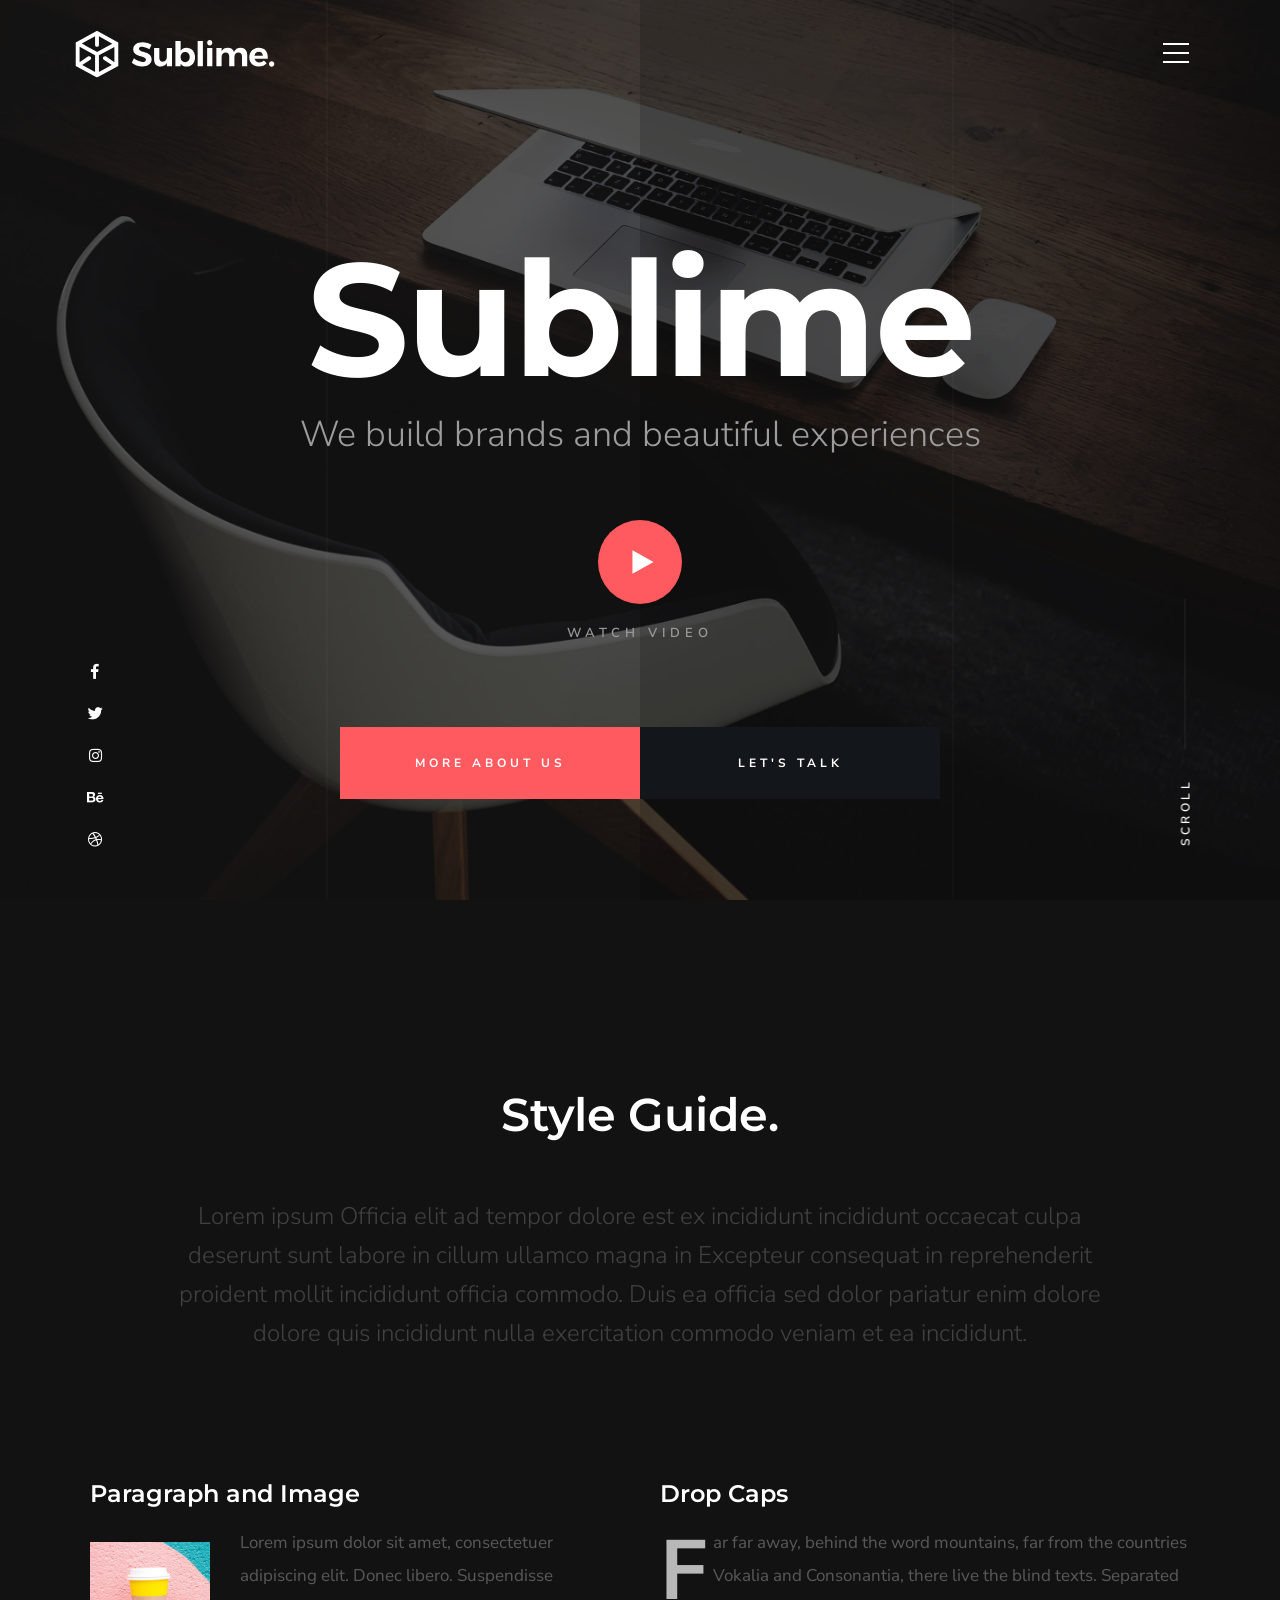
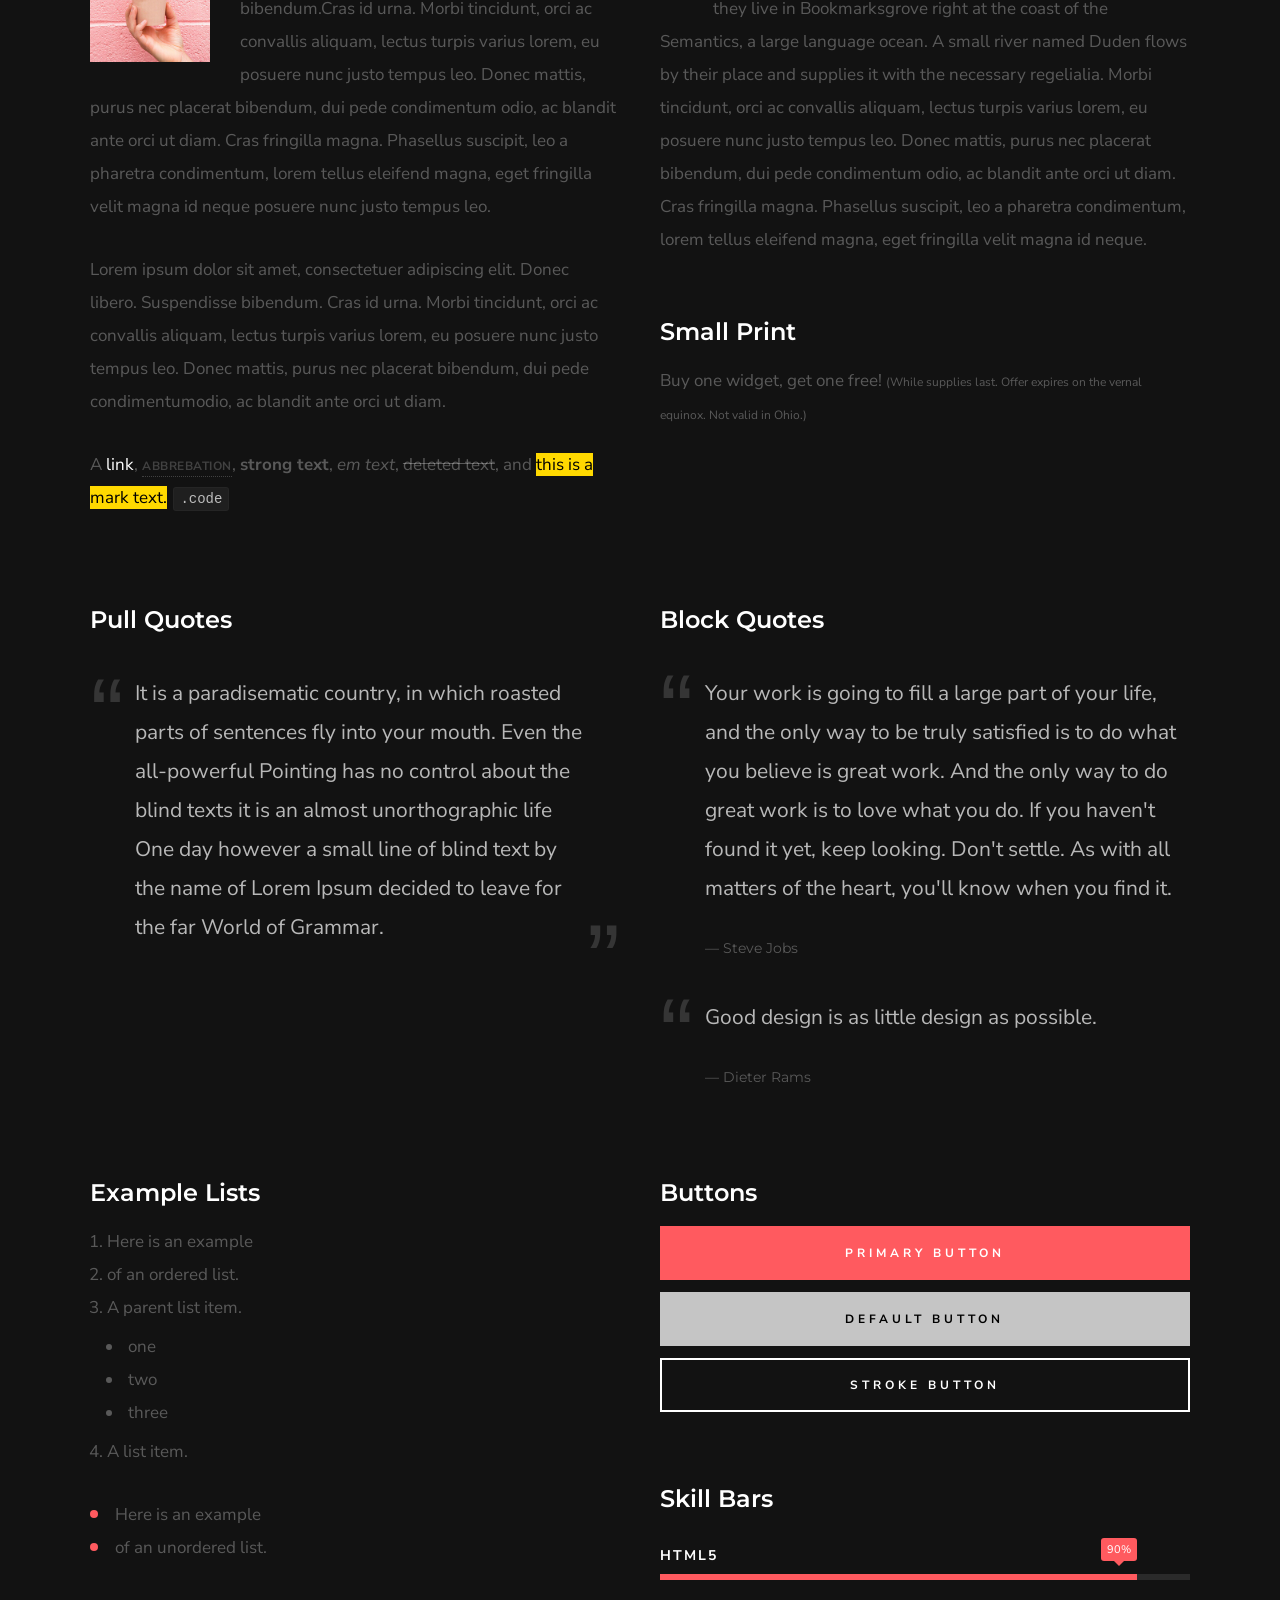
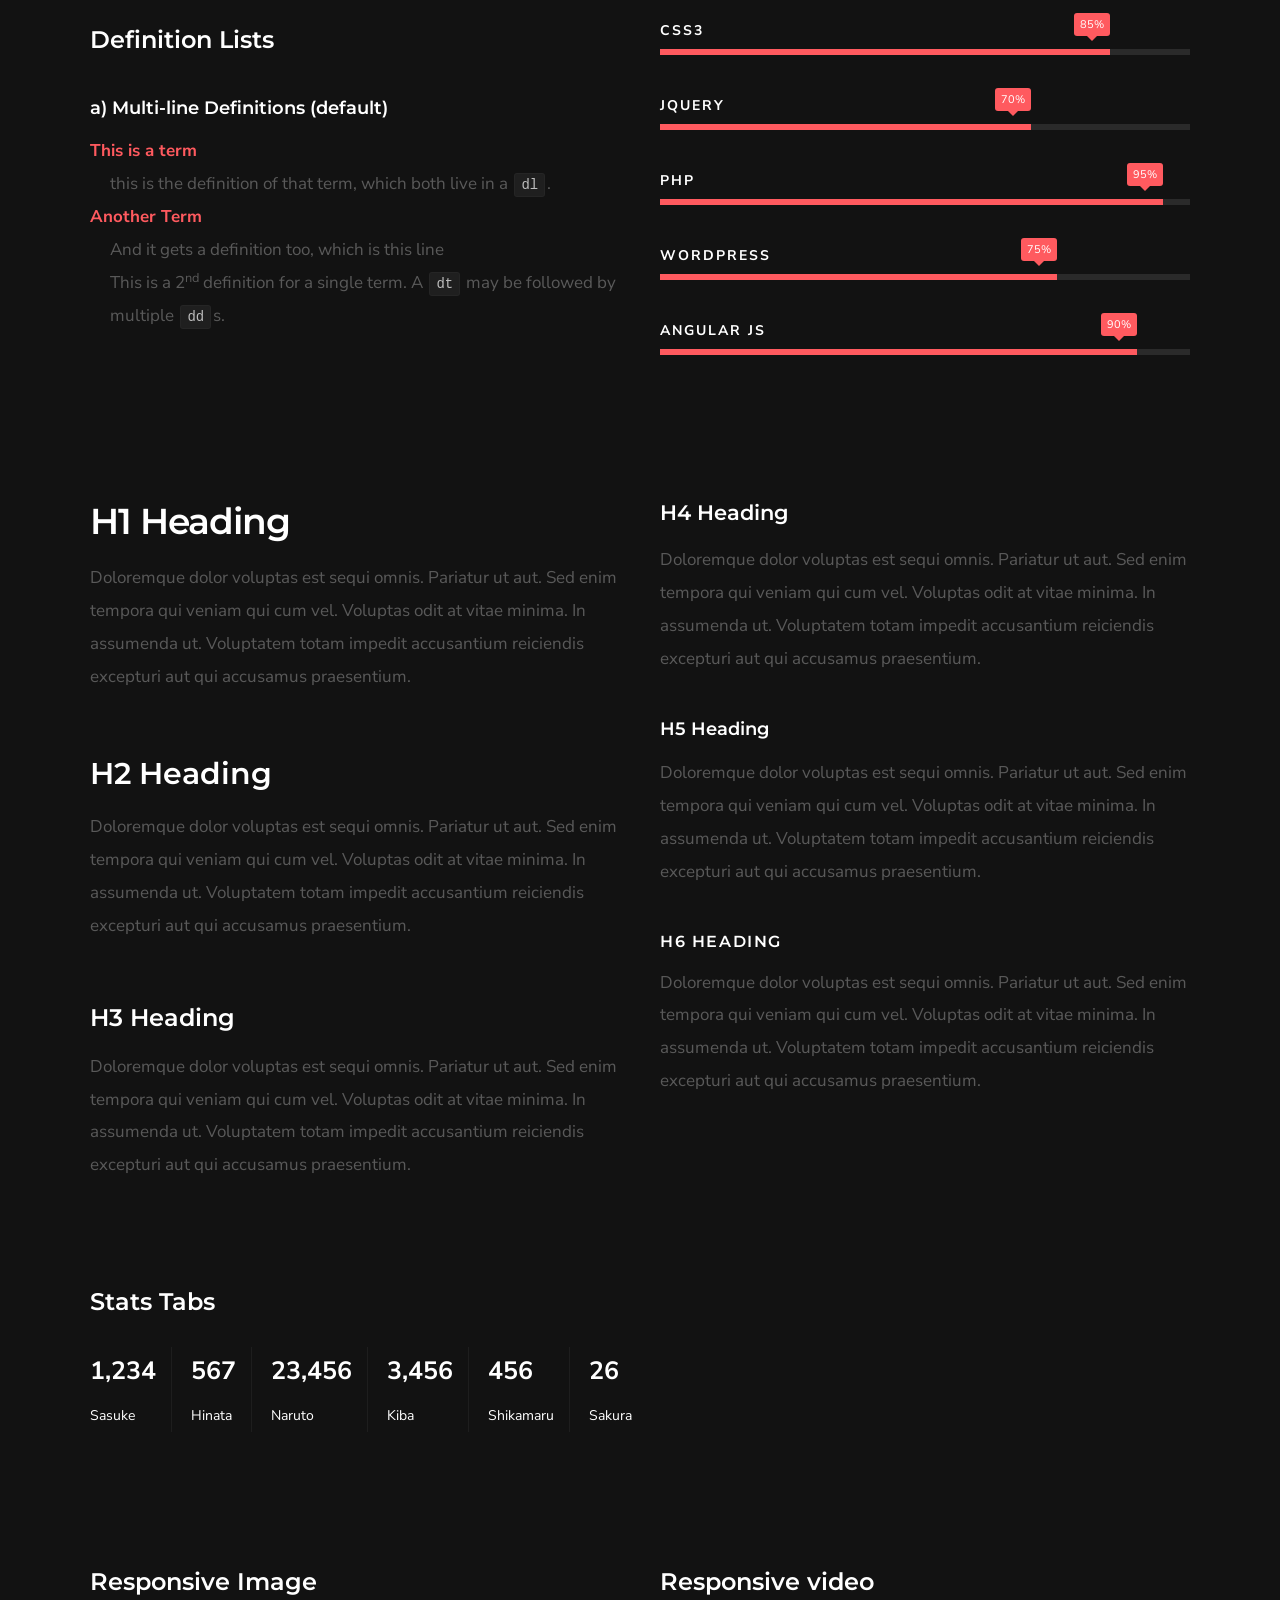
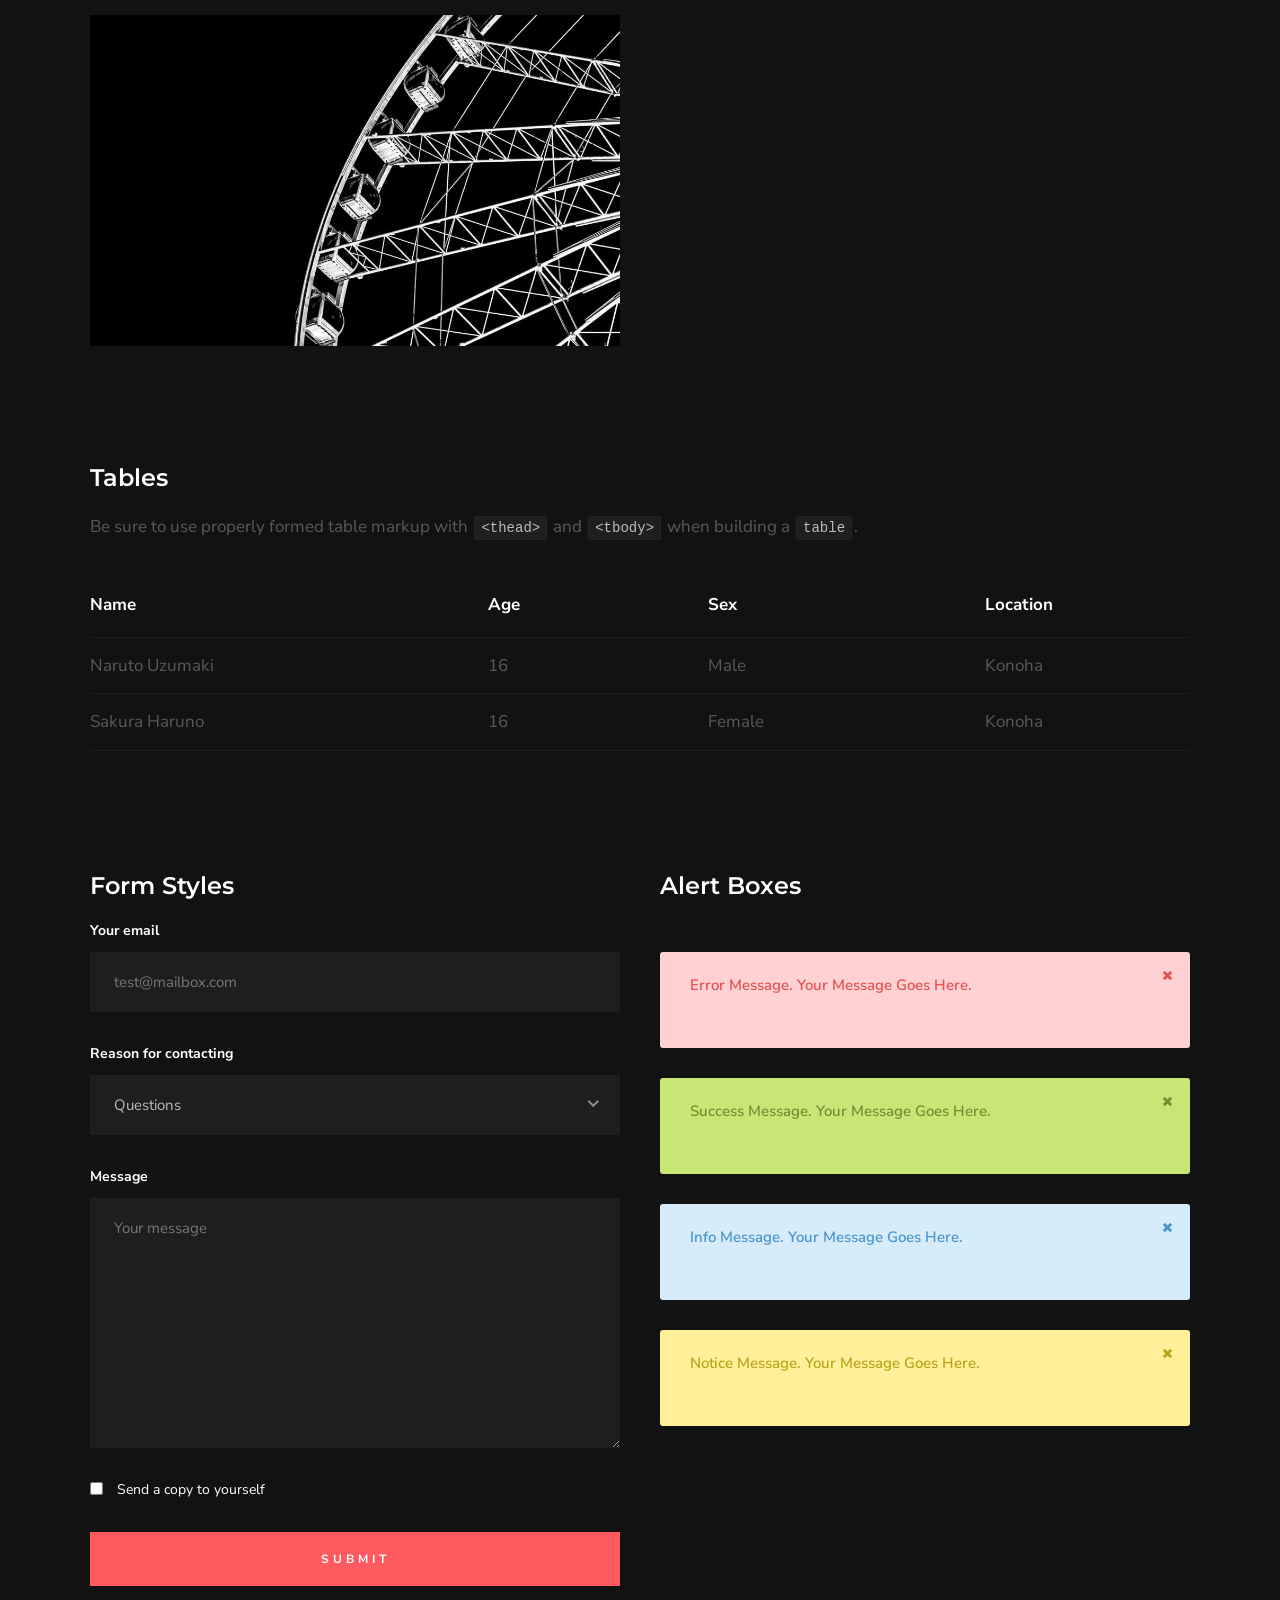
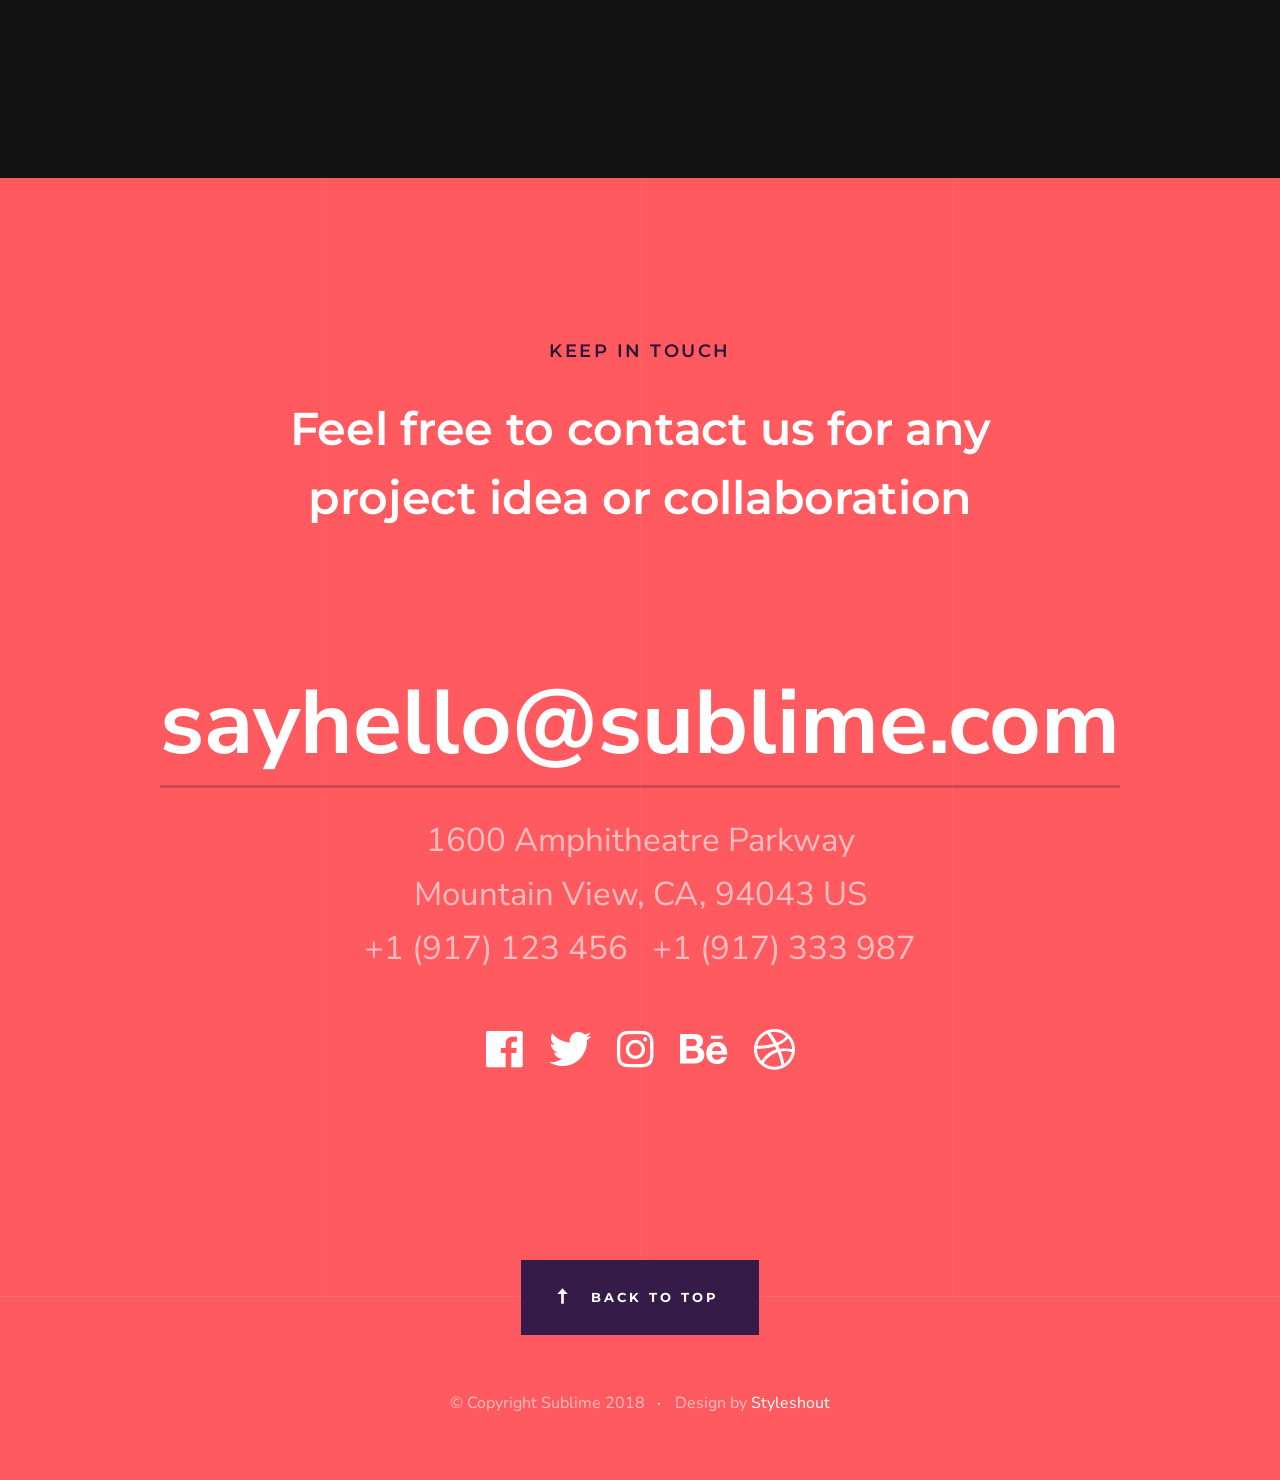
<file: styles.html>
<!DOCTYPE html>
<html class="no-js" lang="en">
<head>

    <!--- basic page needs
    ================================================== -->
    <meta charset="utf-8">
    <title>Sublime - Styles</title>
    <meta name="description" content="">
    <meta name="author" content="">

    <!-- mobile specific metas
    ================================================== -->
    <meta name="viewport" content="width=device-width, initial-scale=1">

    <!-- CSS
    ================================================== -->
    <link rel="stylesheet" href="css/base.css">
    <link rel="stylesheet" href="css/vendor.css">
    <link rel="stylesheet" href="css/main.css">

    <style type="text/css" media="screen">
        .s-styles { 
            padding-top: 18rem;
            padding-bottom: 15rem;
        }
    </style>

    <!-- script
    ================================================== -->
    <script src="js/modernizr.js"></script>

    <!-- favicons
    ================================================== -->
    <link rel="shortcut icon" href="favicon.ico" type="image/x-icon">
    <link rel="icon" href="favicon.ico" type="image/x-icon">

</head>


<body id="top">
    
    <!-- preloader
    ================================================== -->
    <div id="preloader">
        <div id="loader" class="dots-jump">
            <div></div>
            <div></div>
            <div></div>
        </div>
    </div>

    <!-- header
    ================================================== -->
    <header class="s-header">

        <div class="header-logo">
            <a class="site-logo" href="index.html">
                <img src="images/logo.svg" alt="Homepage">
            </a>
        </div> <!-- end header-logo -->

        <nav class="header-nav">

            <a href="#0" class="header-nav__close" title="close"><span>Close</span></a>

            <h3>Navigate to</h3>

            <div class="header-nav__content">
                
                <ul class="header-nav__list">
                    <li><a class="smoothscroll"  href="#home" title="home">Home</a></li>
                    <li><a href="index.html#about" title="about">About</a></li>
                    <li><a href="index.html#services" title="services">Services</a></li>
                    <li><a href="index.html#works" title="works">Works</a></li>
                    <li><a class="smoothscroll"  href="#contact" title="contact">Contact</a></li>
                </ul>
    
                <p>Perspiciatis hic praesentium nesciunt. Et neque a dolorum <a href='#0'>voluptatem</a> porro iusto sequi veritatis libero enim. Iusto id suscipit veritatis neque reprehenderit.</p>
    
                <ul class="header-nav__social">
                    <li>
                        <a href="#0"><i class="fab fa-facebook"></i></a>
                    </li>
                    <li>
                        <a href="#0"><i class="fab fa-twitter"></i></a>
                    </li>
                    <li>
                        <a href="#0"><i class="fab fa-instagram"></i></a>
                    </li>
                    <li>
                        <a href="#0"><i class="fab fa-behance"></i></a>
                    </li>
                    <li>
                        <a href="#0"><i class="fab fa-dribbble"></i></a>
                    </li>
                </ul>

            </div> <!-- end header-nav__content -->

        </nav> <!-- end header-nav -->

        <a class="header-menu-toggle" href="#0">
            <span class="header-menu-icon"></span>
        </a>

    </header> <!-- end s-header -->


    <!-- home
    ================================================== -->
    <section id="home" class="s-home page-hero target-section" data-parallax="scroll" data-image-src="images/hero-bg.jpg" data-natural-width=3000 data-natural-height=2000 data-position-y=center>

        <div class="grid-overlay">
            <div></div>
        </div>

        <div class="home-content">

            <div class="row home-content__main">

                <h1>
                Sublime
                </h1>

                <h3>
                We build brands and beautiful experiences
                </h3>

                <div class="home-content__video">
                    <a class="video-link" href="https://player.vimeo.com/video/117310401?color=01aef0&title=0&byline=0&portrait=0" data-lity>
                        <span class="video-icon"></span>
                        <span class="video-text">Watch Video</span>
                    </a>
                </div>

                <div class="home-content__button">
                    <a href="#styles" class="smoothscroll btn btn--primary btn--large">
                        More About Us
                    </a>
                    <a href="#contact" class="smoothscroll btn btn--large">
                        Let's Talk
                    </a>
                </div>

            </div> <!-- end home-content__main -->

            <div class="home-content__scroll">
                <a href="#styles" class="scroll-link smoothscroll">
                    Scroll
                </a>
            </div>

        </div> <!-- end home-content -->

        <ul class="home-social">
            <li>
                <a href="#0"><i class="fab fa-facebook-f" aria-hidden="true"></i><span>Facebook</span></a>
            </li>
            <li>
                <a href="#0"><i class="fab fa-twitter" aria-hidden="true"></i><span>Twiiter</span></a>
            </li>
            <li>
                <a href="#0"><i class="fab fa-instagram" aria-hidden="true"></i><span>Instagram</span></a>
            </li>
            <li>
                <a href="#0"><i class="fab fa-behance" aria-hidden="true"></i><span>Behance</span></a>
            </li>
            <li>
                <a href="#0"><i class="fab fa-dribbble" aria-hidden="true"></i><span>Dribbble</span></a>
            </li>
        </ul> <!-- end home-social -->

    </section> <!-- end s-home -->


    <!-- styles
    ================================================== -->
    <section id="styles" class="s-styles">
        
        <div class="row narrow section-intro add-bottom text-center">

            <div class="col-twelve tab-full">

                <h1 class="display-1">Style Guide.</h1>

                <p class="lead">Lorem ipsum Officia elit ad tempor dolore est ex incididunt incididunt occaecat culpa deserunt sunt labore in cillum ullamco magna in Excepteur consequat in reprehenderit proident mollit incididunt officia commodo.
                Duis ea officia sed dolor pariatur enim dolore dolore quis incididunt nulla exercitation commodo veniam et ea incididunt.</p>

            </div>

        </div>

        <div class="row">

            <div class="col-six tab-full">

                <h3>Paragraph and Image</h3>

                <p><a href="#"><img width="120" height="120" class="pull-left" alt="sample-image" src="images/sample-image.jpg"></a>
                Lorem ipsum dolor sit amet, consectetuer adipiscing elit. Donec libero. Suspendisse bibendum.Cras id urna. Morbi tincidunt, orci ac convallis aliquam, lectus turpis varius lorem, eu posuere nunc justo tempus leo. Donec mattis, purus nec placerat bibendum, dui pede condimentum odio, ac blandit ante orci ut diam. Cras fringilla magna. Phasellus suscipit, leo a pharetra condimentum, lorem tellus eleifend magna, eget fringilla velit magna id neque posuere nunc justo tempus leo. </p>

                <p>
                Lorem ipsum dolor sit amet, consectetuer adipiscing elit. Donec libero. Suspendisse bibendum. Cras id urna. Morbi tincidunt, orci ac convallis aliquam, lectus turpis varius lorem, eu posuere nunc justo tempus leo. Donec mattis, purus nec placerat bibendum, dui pede condimentumodio, ac blandit ante orci ut diam.	
                </p>

                <p>A <a href="#">link</a>,
                <abbr title="this really isn't a very good description">abbrebation</abbr>,
                <strong>strong text</strong>,
                <em>em text</em>,
                <del>deleted text</del>, and
                <mark>this is a mark text.</mark>
                <code>.code</code>
                </p>

            </div>

            <div class="col-six tab-full">

                <h3>Drop Caps</h3>

                <p class="drop-cap">Far far away, behind the word mountains, far from the countries Vokalia and Consonantia,
                there live the blind texts. Separated they live in Bookmarksgrove right at the coast of the
                Semantics, a large language ocean. A small river named Duden flows by their place and supplies it with the necessary regelialia. Morbi tincidunt, orci ac convallis aliquam, lectus turpis varius lorem, eu	posuere nunc justo tempus leo. Donec mattis, purus nec placerat bibendum, dui pede condimentum odio, ac blandit ante orci ut diam. Cras fringilla magna. Phasellus suscipit, leo a pharetra condimentum, lorem tellus eleifend magna, eget fringilla velit magna id neque.
                </p>

                <h3>Small Print</h3>

                <p>Buy one widget, get one free!
                <small>(While supplies last. Offer expires on the vernal equinox. Not valid in Ohio.)</small>
                </p>

            </div>

        </div> <!-- end row -->

        <div class="row">

            <div class="col-six tab-full">

                <h3>Pull Quotes</h3>

                <aside class="pull-quote">
                    <blockquote>
                    <p>It is a paradisematic country, in which roasted parts of
                    sentences fly into your mouth. Even the all-powerful Pointing has no control about the blind
                    texts it is an almost unorthographic life One day however a small line of blind text by the name
                    of Lorem Ipsum decided to leave for the far World of Grammar.</p>
                    </blockquote>
                </aside>

            </div>

            <div class="col-six tab-full">

                <h3>Block Quotes</h3>

                <blockquote cite="http://where-i-got-my-info-from.com">
                <p>Your work is going to fill a large part of your life, and the only way to be truly satisfied is
                to do what you believe is great work. And the only way to do great work is to love what you do.
                If you haven't found it yet, keep looking. Don't settle. As with all matters of the heart, you'll know when you find it.
                </p>
                <cite>
                    <a href="#">Steve Jobs</a>
                </cite>
                </blockquote>

                <blockquote>
                <p>Good design is as little design as possible.</p>
                <cite>Dieter Rams</cite>
                </blockquote>

            </div>

        </div> <!-- end row -->


        <div class="row half-bottom">

            <div class="col-six tab-full">

                <h3>Example Lists</h3>

                <ol>
                    <li>Here is an example</li>
                    <li>of an ordered list.</li>
                    <li>A parent list item.
                        <ul>
                            <li>one</li>
                            <li>two</li>
                            <li>three</li>
                        </ul>
                        </li>
                        <li>A list item.</li>
                    </ol>

                <ul class="disc">
                    <li>Here is an example</li>
                    <li>of an unordered list.</li>
                </ul>

                <h3>Definition Lists</h3>

                <h5>a) Multi-line Definitions (default) </h5>

                <dl>
                    <dt><strong>This is a term</strong></dt>
                        <dd>this is the definition of that term, which both live in a <code>dl</code>.</dd>
                    <dt><strong>Another Term</strong></dt>
                        <dd>And it gets a definition too, which is this line</dd>
                        <dd>This is a 2<sup>nd</sup> definition for a single term. A <code>dt</code> may be followed by multiple <code>dd</code>s.</dd>
                </dl>

            </div>

            <div class="col-six tab-full">

                <h3>Buttons</h3>

                <p>
                    <a class="btn btn--primary full-width" href="#0">Primary Button</a>
                    <a class="btn full-width" href="#0">Default Button</a>
                    <a class="btn btn--stroke full-width" href="#0">Stroke Button</a>
                </p>

                <h3>Skill Bars</h3>
                
                <ul class="skill-bars">
                    <li>
                    <div class="progress percent90"><span>90%</span></div>
                    <strong>HTML5</strong>
                    </li>
                    <li>
                    <div class="progress percent85"><span>85%</span></div>
                    <strong>CSS3</strong>
                    </li>
                    <li>
                    <div class="progress percent70"><span>70%</span></div>
                    <strong>JQuery</strong>
                    </li>
                    <li>
                    <div class="progress percent95"><span>95%</span></div>
                    <strong>PHP</strong>
                    </li>
                    <li>
                    <div class="progress percent75"><span>75%</span></div>
                    <strong>Wordpress</strong>
                    </li>
                    <li>
                    <div class="progress percent90"><span>90%</span></div>
                    <strong>Angular JS</strong>
                    </li>
                </ul>

            </div>

        </div> <!-- end row -->

        <div class="row half-bottom">

            <div class="col-six tab-full">
                    
                <h1>H1 Heading</h1>
                <p>Doloremque dolor voluptas est sequi omnis. Pariatur ut aut. Sed enim tempora qui veniam qui cum vel. 
                Voluptas odit at vitae minima. In assumenda ut. Voluptatem totam impedit accusantium reiciendis excepturi aut qui accusamus praesentium.</p>

                <h2>H2 Heading</h2>
                <p>Doloremque dolor voluptas est sequi omnis. Pariatur ut aut. Sed enim tempora qui veniam qui cum vel. 
                Voluptas odit at vitae minima. In assumenda ut. Voluptatem totam impedit accusantium reiciendis excepturi aut qui accusamus praesentium.</p>

                <h3>H3 Heading</h3>
                <p>Doloremque dolor voluptas est sequi omnis. Pariatur ut aut. Sed enim tempora qui veniam qui cum vel. 
                Voluptas odit at vitae minima. In assumenda ut. Voluptatem totam impedit accusantium reiciendis excepturi aut qui accusamus praesentium.</p>

            </div>

            <div class="col-six tab-full">
                    
                <h4>H4 Heading</h4>
                <p>Doloremque dolor voluptas est sequi omnis. Pariatur ut aut. Sed enim tempora qui veniam qui cum vel. 
                Voluptas odit at vitae minima. In assumenda ut. Voluptatem totam impedit accusantium reiciendis excepturi aut qui accusamus praesentium.</p>

                <h5>H5 Heading</h5>
                <p>Doloremque dolor voluptas est sequi omnis. Pariatur ut aut. Sed enim tempora qui veniam qui cum vel. 
                Voluptas odit at vitae minima. In assumenda ut. Voluptatem totam impedit accusantium reiciendis excepturi aut qui accusamus praesentium.</p>

                <h6>H6 Heading</h6>
                <p>Doloremque dolor voluptas est sequi omnis. Pariatur ut aut. Sed enim tempora qui veniam qui cum vel. 
                Voluptas odit at vitae minima. In assumenda ut. Voluptatem totam impedit accusantium reiciendis excepturi aut qui accusamus praesentium.</p>

            </div>

        </div>


        <div class="row half-bottom">

            <div class="col-twelve">

                    <h3>Stats Tabs</h3>

                <ul class="stats-tabs">
                    <li><a href="#">1,234 <em>Sasuke</em></a></li>
                    <li><a href="#">567 <em>Hinata</em></a></li>
                    <li><a href="#">23,456 <em>Naruto</em></a></li>
                    <li><a href="#">3,456 <em>Kiba</em></a></li>
                    <li><a href="#">456 <em>Shikamaru</em></a></li>
                    <li><a href="#">26 <em>Sakura</em></a></li>
                    </ul>

            </div>

        </div> <!-- end row -->


        <div class="row half-bottom">

            <div class="col-six tab-full">

                <h3>Responsive Image</h3>
                <p><img src="images/wheel-500.jpg" 
                    srcset="images/wheel-1000.jpg 1000w, 
                    images/wheel-500.jpg 500w" 
                    sizes="(max-width: 1000px) 100vw, 1000px" alt=""></p>

            </div>

            <div class="col-six tab-full">

                <h3>Responsive video</h3>

                <div class="video-container">
                <iframe src="https://player.vimeo.com/video/14592941?title=0&amp;byline=0&amp;portrait=0&amp;color=F64B39" width="500" height="281" frameborder="0" webkitallowfullscreen mozallowfullscreen allowfullscreen></iframe> 
                </div>

            </div>
            
        </div> <!-- end row -->


        <div class="row add-bottom">

            <div class="col-twelve">

                <h3>Tables</h3>
                <p>Be sure to use properly formed table markup with <code>&lt;thead&gt;</code> and <code>&lt;tbody&gt;</code> when building a <code>table</code>.</p>

                <div class="table-responsive">

                    <table>
                            <thead>
                            <tr>
                                <th>Name</th>
                                <th>Age</th>
                                <th>Sex</th>
                                <th>Location</th>
                            </tr>
                            </thead>
                            <tbody>
                            <tr>
                                <td>Naruto Uzumaki</td>
                                <td>16</td>
                                <td>Male</td>
                                <td>Konoha</td>
                            </tr>
                            <tr>
                                <td>Sakura Haruno</td>
                                <td>16</td>
                                <td>Female</td>
                                <td>Konoha</td>
                            </tr>
                            </tbody>
                    </table>

                </div>

            </div>
            
        </div> <!-- end row -->
    

        <div class="row">

            <div class="col-six tab-full">

                <h3>Form Styles</h3>

                <form>
                        <div>
                            <label for="sampleInput">Your email</label>
                            <input class="full-width" type="email" placeholder="test@mailbox.com" id="sampleInput">
                    </div>
                    <div>
                            <label for="sampleRecipientInput">Reason for contacting</label>
                            <div class="ss-custom-select">
                                <select class="full-width" id="sampleRecipientInput">
                                    <option value="Option 1">Questions</option>
                                    <option value="Option 2">Report</option>
                                    <option value="Option 3">Others</option>
                                </select>
                            </div>
                    </div>
                    
                        <label for="exampleMessage">Message</label>
                        <textarea class="full-width" placeholder="Your message" id="exampleMessage"></textarea>

                        <label class="add-bottom">
                            <input type="checkbox">
                            <span class="label-text">Send a copy to yourself</span>
                        </label>
                    
                        <input class="btn--primary full-width" type="submit" value="Submit">

                </form>

            </div>

            <div class="col-six tab-full">

                <h3>Alert Boxes</h3>

                <br>
                
                <div class="alert-box alert-box--error hideit">
                    <p>Error Message. Your Message Goes Here.</p>
                    <i class="fa fa-times alert-box__close" aria-hidden="true"></i>
                </div><!-- /error -->
                        
                <div class="alert-box alert-box--success hideit">
                    <p>Success Message. Your Message Goes Here.</p>
                    <i class="fa fa-times alert-box__close" aria-hidden="true"></i>
                </div><!-- /success -->
                        
                <div class="alert-box alert-box--info hideit">
                    <p>Info Message. Your Message Goes Here.</p>
                    <i class="fa fa-times alert-box__close" aria-hidden="true"></i>
                </div><!-- /info -->
                        
                <div class="alert-box alert-box--notice hideit">
                    <p>Notice Message. Your Message Goes Here.</p>
                    <i class="fa fa-times alert-box__close" aria-hidden="true"></i>
                </div><!-- /notice -->
            
            </div>

        </div> <!-- end row -->

    </section> <!-- end styles -->


    <!-- contact
    ================================================== -->
    <section id="contact" class="s-contact target-section">

            <div class="grid-overlay">
                <div></div>
            </div>

        <div class="row section-header narrow" data-aos="fade-up">
            <div class="col-full">
                <h3 class="subhead">Keep In Touch</h3>
                <h1 class="display-1">Feel free to contact us for any <br> project idea or collaboration</h1>
            </div>
        </div> <!-- end section-header -->

        <div class="row contact-main" data-aos="fade-up">
            <div class="col-full">
                <p class="contact-email">
                    <a href="mailto:#0">sayhello@sublime.com</a>
                </p>
                <p class="contact-address">
                1600 Amphitheatre Parkway <br>
                Mountain View, CA, 94043 US 
                </p>
                <p class="contact-numbers">
                +1 (917) 123 456 &nbsp; +1 (917) 333 987
                </p>

                <ul class="contact-social">
                    <li>
                        <a href="#0"><i class="fab fa-facebook"></i></a>
                    </li>
                    <li>
                        <a href="#0"><i class="fab fa-twitter"></i></a>
                    </li>
                    <li>
                        <a href="#0"><i class="fab fa-instagram"></i></a>
                    </li>
                    <li>
                        <a href="#0"><i class="fab fa-behance"></i></a>
                    </li>
                    <li>
                        <a href="#0"><i class="fab fa-dribbble"></i></a>
                    </li>
                </ul>
            </div>
        </div>

    </section> <!-- end s-contact -->


    <!-- footer
    ================================================== -->
    <footer>
        <div class="row">
            <div class="col-full ss-copyright">
                <span>© Copyright Sublime 2018</span> 
                <span>Design by <a href="https://www.styleshout.com/">Styleshout</a></span>
            </div>
        </div>

        <div class="ss-go-top">
            <a class="smoothscroll" title="Back to Top" href="#top">Back to Top</a>
        </div>
    </footer>


    <!-- photoswipe background
    ================================================== -->
    <div aria-hidden="true" class="pswp" role="dialog" tabindex="-1">

        <div class="pswp__bg"></div>
        <div class="pswp__scroll-wrap">

            <div class="pswp__container">
                <div class="pswp__item"></div>
                <div class="pswp__item"></div>
                <div class="pswp__item"></div>
            </div>

            <div class="pswp__ui pswp__ui--hidden">
                <div class="pswp__top-bar">
                    <div class="pswp__counter"></div><button class="pswp__button pswp__button--close" title="Close (Esc)"></button> <button class="pswp__button pswp__button--share" title=
                    "Share"></button> <button class="pswp__button pswp__button--fs" title="Toggle fullscreen"></button> <button class="pswp__button pswp__button--zoom" title=
                    "Zoom in/out"></button>
                    <div class="pswp__preloader">
                        <div class="pswp__preloader__icn">
                            <div class="pswp__preloader__cut">
                                <div class="pswp__preloader__donut"></div>
                            </div>
                        </div>
                    </div>
                </div>
                <div class="pswp__share-modal pswp__share-modal--hidden pswp__single-tap">
                    <div class="pswp__share-tooltip"></div>
                </div><button class="pswp__button pswp__button--arrow--left" title="Previous (arrow left)"></button> <button class="pswp__button pswp__button--arrow--right" title=
                "Next (arrow right)"></button>
                <div class="pswp__caption">
                    <div class="pswp__caption__center"></div>
                </div>
            </div>

        </div>

    </div> <!-- end photoSwipe background -->


    <!-- Java Script
    ================================================== -->
    <script src="js/jquery-3.2.1.min.js"></script>
    <script src="js/plugins.js"></script>
    <script src="js/main.js"></script>

</body>
</file>
<file: css/base.css>
/* =================================================================== 
 *
 *  Sublime v1.0 Base Stylesheet
 *  06-10-2018
 *  ------------------------------------------------------------------
 *
 *  TOC:
 *  # imports 
 *  # normalize  
 *  # basic/base setup styles
 *    ## Media
 *    ## Typography resets 
 *    ## links
 *    ## inputs
 *  # grid
 *    ## medium size devices
 *    ## tablets
 *    ## mobile devices
 *    ## small mobile devices
 *  # block grids
 *    ## medium size devices
 *    ## tablets
 *    ## mobile devices
 *  # MISC
 *
 * =================================================================== */


/* ===================================================================
 * # imports 
 *
 * ------------------------------------------------------------------- */
@import url("https://fonts.googleapis.com/css?family=Montserrat:400,500,600,700|Nunito+Sans:300,400,400i,600,600i,700,700i");
@import url("micons/micons.css");
@import url("font-awesome/css/fontawesome-all.css");


/* ===================================================================
 * # normalize
 * normalize.css v5.0.0 | MIT License |
 * github.com/necolas/normalize.css
 *
 * ------------------------------------------------------------------- */
html {
  font-family: sans-serif;
  line-height: 1.15;
  -ms-text-size-adjust: 100%;
  -webkit-text-size-adjust: 100%;
}

body {
  margin: 0;
}

article,
aside,
footer,
header,
nav,
section {
  display: block;
}

h1 {
  font-size: 2em;
  margin: 0.67em 0;
}

figcaption,
figure,
main {
  display: block;
}

figure {
  margin: 1em 40px;
}

hr {
  box-sizing: content-box;
  height: 0;
  overflow: visible;
}

pre {
  font-family: monospace, monospace;
  font-size: 1em;
}

a {
  background-color: transparent;
  -webkit-text-decoration-skip: objects;
}

a:active,
a:hover {
  outline-width: 0;
}

abbr[title] {
  border-bottom: none;
  text-decoration: underline;
  text-decoration: underline dotted;
}

b,
strong {
  font-weight: inherit;
}

b,
strong {
  font-weight: bolder;
}

code,
kbd,
samp {
  font-family: monospace, monospace;
  font-size: 1em;
}

dfn {
  font-style: italic;
}

mark {
  background-color: #ff0;
  color: #000;
}

small {
  font-size: 80%;
}

sub,
sup {
  font-size: 75%;
  line-height: 0;
  position: relative;
  vertical-align: baseline;
}

sub {
  bottom: -0.25em;
}

sup {
  top: -0.5em;
}

audio,
video {
  display: inline-block;
}

audio:not([controls]) {
  display: none;
  height: 0;
}

img {
  border-style: none;
}

svg:not(:root) {
  overflow: hidden;
}

button,
input,
optgroup,
select,
textarea {
  font-family: sans-serif;
  font-size: 100%;
  line-height: 1.15;
  margin: 0;
}

button,
input {
  overflow: visible;
}

button,
select {
  text-transform: none;
}

button,
html [type="button"],
[type="reset"],
[type="submit"] {
  -webkit-appearance: button;
}

button::-moz-focus-inner,
[type="button"]::-moz-focus-inner,
[type="reset"]::-moz-focus-inner,
[type="submit"]::-moz-focus-inner {
  border-style: none;
  padding: 0;
}

button:-moz-focusring,
[type="button"]:-moz-focusring,
[type="reset"]:-moz-focusring,
[type="submit"]:-moz-focusring {
  outline: 1px dotted ButtonText;
}

fieldset {
  border: 1px solid #c0c0c0;
  margin: 0 2px;
  padding: 0.35em 0.625em 0.75em;
}

legend {
  box-sizing: border-box;
  color: inherit;
  display: table;
  max-width: 100%;
  padding: 0;
  white-space: normal;
}

progress {
  display: inline-block;
  vertical-align: baseline;
}

textarea {
  overflow: auto;
}

[type="checkbox"],
[type="radio"] {
  box-sizing: border-box;
  padding: 0;
}

[type="number"]::-webkit-inner-spin-button,
[type="number"]::-webkit-outer-spin-button {
  height: auto;
}

[type="search"] {
  -webkit-appearance: textfield;
  outline-offset: -2px;
}

[type="search"]::-webkit-search-cancel-button,
[type="search"]::-webkit-search-decoration {
  -webkit-appearance: none;
}

::-webkit-file-upload-button {
  -webkit-appearance: button;
  font: inherit;
}

details,
menu {
  display: block;
}

summary {
  display: list-item;
}

canvas {
  display: inline-block;
}

template {
  display: none;
}

[hidden] {
  display: none;
}


/* ===================================================================
 * # basic/base setup styles
 *
 * ------------------------------------------------------------------- */
html {
  font-size: 62.5%;
  box-sizing: border-box;
}

*,
*::before,
*::after {
  box-sizing: inherit;
}

body {
  font-weight: normal;
  line-height: 1;
  word-wrap: break-word;
  text-rendering: optimizeLegibility;
  -webkit-overflow-scrolling: touch;
  -webkit-text-size-adjust: none;
}

body,
input,
button {
  -moz-osx-font-smoothing: grayscale;
  -webkit-font-smoothing: antialiased;
}

/* ------------------------------------------------------------------- 
 * ## Media
 * ------------------------------------------------------------------- */
img,
video {
  max-width: 100%;
  height: auto;
}

/* ------------------------------------------------------------------- 
 * ## Typography resets 
 * ------------------------------------------------------------------- */
div, dl, dt, dd, ul, ol, li, h1, h2, h3, h4, h5, h6, pre, form, p, blockquote, th, td {
  margin: 0;
  padding: 0;
}

h1, h2, h3, h4, h5, h6 {
  -webkit-font-smoothing: auto;
  -webkit-font-smoothing: antialiased;
  -webkit-font-variant-ligatures: common-ligatures;
  -moz-font-variant-ligatures: common-ligatures;
  font-variant-ligatures: common-ligatures;
  text-rendering: optimizeLegibility;
}

em,
i {
  font-style: italic;
  line-height: inherit;
}

strong,
b {
  font-weight: bold;
  line-height: inherit;
}

small {
  font-size: 60%;
  line-height: inherit;
}

ol,
ul {
  list-style: none;
}

li {
  display: block;
}

/* ------------------------------------------------------------------- 
 * ## links
 * ------------------------------------------------------------------- */
a {
  text-decoration: none;
  line-height: inherit;
}

a img {
  border: none;
}

/* ------------------------------------------------------------------- 
 * ## inputs
 * ------------------------------------------------------------------- */
fieldset {
  margin: 0;
  padding: 0;
}

input[type="email"],
input[type="number"],
input[type="search"],
input[type="text"],
input[type="tel"],
input[type="url"],
input[type="password"],
textarea {
  -webkit-appearance: none;
  -moz-appearance: none;
  -ms-appearance: none;
  -o-appearance: none;
  appearance: none;
}


/* ===================================================================
 * # grid
 *
 * ------------------------------------------------------------------- */
.row {
  width: 89%;
  max-width: 1200px;
  margin: 0 auto;
}

.row:after {
  content: "";
  display: table;
  clear: both;
}

.row .row {
  width: auto;
  max-width: none;
  margin-left: -20px;
  margin-right: -20px;
}

/* column blocks
 * -------------------------------------- */
[class*="col-"] {
  float: left;
  padding: 0 20px;
}

[class*="col-"] + [class*="col-"].end {
  float: right;
}

.collapse > [class*="col-"],
[class*="col-"].collapse {
  padding: 0;
}

/* column width classes 
 * -------------------------------------- */
.col-one {
  width: 8.33333%;
}

.col-two,
.col-1-6 {
  width: 16.66667%;
}

.col-three,
.col-1-4 {
  width: 25%;
}

.col-four,
.col-1-3 {
  width: 33.33333%;
}

.col-five {
  width: 41.66667%;
}

.col-six,
.col-1-2 {
  width: 50%;
}

.col-seven {
  width: 58.33333%;
}

.col-eight,
.col-2-3 {
  width: 66.66667%;
}

.col-nine,
.col-3-4 {
  width: 75%;
}

.col-ten,
.col-5-6 {
  width: 83.33333%;
}

.col-eleven {
  width: 91.66667%;
}

.col-twelve,
.col-full {
  width: 100%;
}

/* ------------------------------------------------------------------- 
 * ## medium size devices
 * ------------------------------------------------------------------- */
@media only screen and (max-width:1200px) {
  .row .row {
    margin-left: -15px;
    margin-right: -15px;
  }

  [class*="col-"] {
    padding: 0 15px;
  }

  .md-two,
  .md-1-6 {
    width: 16.66667%;
  }

  .md-one {
    width: 8.33333%;
  }

  .md-three,
  .md-1-4 {
    width: 25%;
  }

  .md-four,
  .md-1-3 {
    width: 33.33333%;
  }

  .md-five {
    width: 41.66667%;
  }

  .md-six,
  .md-1-2 {
    width: 50%;
  }

  .md-seven {
    width: 58.33333%;
  }

  .md-eight,
  .md-2-3 {
    width: 66.66667%;
  }

  .md-nine,
  .md-3-4 {
    width: 75%;
  }

  .md-ten,
  .md-5-6 {
    width: 83.33333%;
  }

  .md-eleven {
    width: 91.66667%;
  }

  .md-twelve,
  .md-full {
    width: 100%;
  }

}

/* ------------------------------------------------------------------- 
 * ## tablets
 * ------------------------------------------------------------------- */
@media only screen and (max-width:800px) {
  .row {
    width: 90%;
  }

  .tab-1-4 {
    width: 25%;
  }

  .tab-1-3 {
    width: 33.33333%;
  }

  .tab-1-2 {
    width: 50%;
  }

  .tab-2-3 {
    width: 66.66667%;
  }

  .tab-3-4 {
    width: 75%;
  }

  .tab-full {
    width: 100%;
  }

  .hide-on-tablet {
    display: none;
  }

}

/* ------------------------------------------------------------------- 
 * ## mobile devices
 * ------------------------------------------------------------------- */
@media only screen and (max-width:600px) {
  .row {
    width: auto;
    padding-left: 25px;
    padding-right: 25px;
  }

  .row .row {
    margin-left: -10px;
    margin-right: -10px;
    padding-left: 0;
    padding-right: 0;
  }

  [class*="col-"] {
    padding: 0 10px;
  }

  .mob-1-4 {
    width: 25%;
  }

  .mob-1-3 {
    width: 33.33333%;
  }

  .mob-1-2 {
    width: 50%;
  }

  .mob-2-3 {
    width: 66.66667%;
  }

  .mob-3-4 {
    width: 75%;
  }

  .mob-full {
    width: 100%;
  }

  .hide-on-mobile {
    display: none;
  }

}

/* ------------------------------------------------------------------- 
 * ## small mobile devices
 * ------------------------------------------------------------------- */

/* stack columns on small mobile devices
 * ------------------------------------------------------------------- */
@media only screen and (max-width:400px) {
  .row .row {
    margin-left: 0;
    margin-right: 0;
  }

  [class*="col-"]:not(.col-block) {
    width: 100% !important;
    float: none !important;
    clear: both !important;
    margin-left: 0;
    margin-right: 0;
    padding: 0;
  }

  [class*="col-"] + [class*="col-"].end {
    float: none;
  }

  .stack .col-block {
    width: 100% !important;
    float: none !important;
    clear: both !important;
    margin-left: 0;
    margin-right: 0;
  }

}


/* ===================================================================
 * # block grids
 * ------------------------------------------------------------------- */

/*   Equally-sized columns define at row level
 * ------------------------------------------------------------------- */
[class*="block-"]:after {
  content: "";
  display: table;
  clear: both;
}

.block-1-6 .col-block {
  width: 16.66667%;
}

.block-1-5 .col-block {
  width: 20%;
}

.block-1-4 .col-block {
  width: 25%;
}

.block-1-3 .col-block {
  width: 33.33333%;
}

.block-1-2 .col-block {
  width: 50%;
}

/**
 * Clearing for block grid columns. Allow columns with 
 * different heights to align properly.
 */
.block-1-6 .col-block:nth-child(6n+1),
.block-1-5 .col-block:nth-child(5n+1),
.block-1-4 .col-block:nth-child(4n+1),
.block-1-3 .col-block:nth-child(3n+1),
.block-1-2 .col-block:nth-child(2n+1) {
  clear: both;
}

/* ------------------------------------------------------------------- 
 * ## medium size devices
 * ------------------------------------------------------------------- */
@media only screen and (max-width:1200px) {
  .block-m-1-6 .col-block {
    width: 16.66667%;
  }

  .block-m-1-5 .col-block {
    width: 20%;
  }

  .block-m-1-4 .col-block {
    width: 25%;
  }

  .block-m-1-3 .col-block {
    width: 33.33333%;
  }

  .block-m-1-2 .col-block {
    width: 50%;
  }

  .block-m-full .col-block {
    width: 100%;
    clear: both;
  }

  [class*="block-m-"] .col-block:nth-child(n) {
    clear: none;
  }

  .block-m-1-6 .col-block:nth-child(6n+1),
  .block-m-1-5 .col-block:nth-child(5n+1),
  .block-m-1-4 .col-block:nth-child(4n+1),
  .block-m-1-3 .col-block:nth-child(3n+1),
  .block-m-1-2 .col-block:nth-child(2n+1) {
    clear: both;
  }

}

/* ------------------------------------------------------------------- 
 * ## tablets
 * ------------------------------------------------------------------- */
@media only screen and (max-width:800px) {
  .block-tab-1-6 .col-block {
    width: 16.66667%;
  }

  .block-tab-1-5 .col-block {
    width: 20%;
  }

  .block-tab-1-4 .col-block {
    width: 25%;
  }

  .block-tab-1-3 .col-block {
    width: 33.33333%;
  }

  .block-tab-1-2 .col-block {
    width: 50%;
  }

  .block-tab-full .col-block {
    width: 100%;
    clear: both;
  }

  [class*="block-tab-"] .col-block:nth-child(n) {
    clear: none;
  }

  .block-tab-1-6 .col-block:nth-child(6n+1),
  .block-tab-1-5 .col-block:nth-child(5n+1),
  .block-tab-1-4 .col-block:nth-child(4n+1),
  .block-tab-1-3 .col-block:nth-child(3n+1),
  .block-tab-1-2 .col-block:nth-child(2n+1) {
    clear: both;
  }

}

/* ------------------------------------------------------------------- 
 * ## mobile devices
 * ------------------------------------------------------------------- */
@media only screen and (max-width:600px) {
  .block-mob-1-6 .col-block {
    width: 16.66667%;
  }

  .block-mob-1-5 .col-block {
    width: 20%;
  }

  .block-mob-1-4 .col-block {
    width: 25%;
  }

  .block-mob-1-3 .col-block {
    width: 33.33333%;
  }

  .block-mob-1-2 .col-block {
    width: 50%;
  }

  .block-mob-full .col-block {
    width: 100%;
    clear: both;
  }

  [class*="block-mob-"] .col-block:nth-child(n) {
    clear: none;
  }

  .block-mob-1-6 .col-block:nth-child(6n+1),
  .block-mob-1-5 .col-block:nth-child(5n+1),
  .block-mob-1-4 .col-block:nth-child(4n+1),
  .block-mob-1-3 .col-block:nth-child(3n+1),
  .block-mob-1-2 .col-block:nth-child(2n+1) {
    clear: both;
  }

}


/* ===================================================================
 * # MISC
 *
 * ------------------------------------------------------------------- */
.group:after {
  content: "";
  display: table;
  clear: both;
}

/* Misc Helper Styles
 * -------------------------------------- */
.is-hidden {
  display: none;
}

.is-invisible {
  visibility: hidden;
}

.antialiased {
  -webkit-font-smoothing: antialiased;
  -moz-osx-font-smoothing: grayscale;
}

.overflow-hidden {
  overflow: hidden;
}

.remove-bottom {
  margin-bottom: 0;
}

.half-bottom {
  margin-bottom: 1.5rem !important;
}

.add-bottom {
  margin-bottom: 3rem !important;
}

.no-border {
  border: none;
}

.full-width {
  width: 100%;
}

.text-center {
  text-align: center;
}

.text-left {
  text-align: left;
}

.text-right {
  text-align: right;
}

.pull-left {
  float: left;
}

.pull-right {
  float: right;
}

.align-center {
  margin-left: auto;
  margin-right: auto;
  text-align: center;
}

/*# sourceMappingURL=base.css.map */
</file>
<file: css/vendor.css>
/* =================================================================== 
 *
 *  Sublime v1.0 Vendor/Third Party CSS 
 *  06-10-2018
 *  ------------------------------------------------------------------
 *
 *  TOC:
 *  # animate on scroll
 *  # slick slider
 *  # lity
 *  # PhotoSwipe main CSS
 *  # PhotoSwipe Skin
 *
 * =================================================================== */


/* ===================================================================
 * # animate on scroll 
 * https://michalsnik.github.io/aos/
 * ------------------------------------------------------------------- */
[data-aos][data-aos][data-aos-duration='50'],
body[data-aos-duration='50'] [data-aos] {
  transition-duration: 50ms;
}

[data-aos][data-aos][data-aos-delay='50'],
body[data-aos-delay='50'] [data-aos] {
  transition-delay: 0;
}

[data-aos][data-aos][data-aos-delay='50'].aos-animate,
body[data-aos-delay='50'] [data-aos].aos-animate {
  transition-delay: 50ms;
}

[data-aos][data-aos][data-aos-duration='100'],
body[data-aos-duration='100'] [data-aos] {
  transition-duration: .1s;
}

[data-aos][data-aos][data-aos-delay='100'],
body[data-aos-delay='100'] [data-aos] {
  transition-delay: 0;
}

[data-aos][data-aos][data-aos-delay='100'].aos-animate,
body[data-aos-delay='100'] [data-aos].aos-animate {
  transition-delay: .1s;
}

[data-aos][data-aos][data-aos-duration='150'],
body[data-aos-duration='150'] [data-aos] {
  transition-duration: .15s;
}

[data-aos][data-aos][data-aos-delay='150'],
body[data-aos-delay='150'] [data-aos] {
  transition-delay: 0;
}

[data-aos][data-aos][data-aos-delay='150'].aos-animate,
body[data-aos-delay='150'] [data-aos].aos-animate {
  transition-delay: .15s;
}

[data-aos][data-aos][data-aos-duration='200'],
body[data-aos-duration='200'] [data-aos] {
  transition-duration: .2s;
}

[data-aos][data-aos][data-aos-delay='200'],
body[data-aos-delay='200'] [data-aos] {
  transition-delay: 0;
}

[data-aos][data-aos][data-aos-delay='200'].aos-animate,
body[data-aos-delay='200'] [data-aos].aos-animate {
  transition-delay: .2s;
}

[data-aos][data-aos][data-aos-duration='250'],
body[data-aos-duration='250'] [data-aos] {
  transition-duration: .25s;
}

[data-aos][data-aos][data-aos-delay='250'],
body[data-aos-delay='250'] [data-aos] {
  transition-delay: 0;
}

[data-aos][data-aos][data-aos-delay='250'].aos-animate,
body[data-aos-delay='250'] [data-aos].aos-animate {
  transition-delay: .25s;
}

[data-aos][data-aos][data-aos-duration='300'],
body[data-aos-duration='300'] [data-aos] {
  transition-duration: .3s;
}

[data-aos][data-aos][data-aos-delay='300'],
body[data-aos-delay='300'] [data-aos] {
  transition-delay: 0;
}

[data-aos][data-aos][data-aos-delay='300'].aos-animate,
body[data-aos-delay='300'] [data-aos].aos-animate {
  transition-delay: .3s;
}

[data-aos][data-aos][data-aos-duration='350'],
body[data-aos-duration='350'] [data-aos] {
  transition-duration: .35s;
}

[data-aos][data-aos][data-aos-delay='350'],
body[data-aos-delay='350'] [data-aos] {
  transition-delay: 0;
}

[data-aos][data-aos][data-aos-delay='350'].aos-animate,
body[data-aos-delay='350'] [data-aos].aos-animate {
  transition-delay: .35s;
}

[data-aos][data-aos][data-aos-duration='400'],
body[data-aos-duration='400'] [data-aos] {
  transition-duration: .4s;
}

[data-aos][data-aos][data-aos-delay='400'],
body[data-aos-delay='400'] [data-aos] {
  transition-delay: 0;
}

[data-aos][data-aos][data-aos-delay='400'].aos-animate,
body[data-aos-delay='400'] [data-aos].aos-animate {
  transition-delay: .4s;
}

[data-aos][data-aos][data-aos-duration='450'],
body[data-aos-duration='450'] [data-aos] {
  transition-duration: .45s;
}

[data-aos][data-aos][data-aos-delay='450'],
body[data-aos-delay='450'] [data-aos] {
  transition-delay: 0;
}

[data-aos][data-aos][data-aos-delay='450'].aos-animate,
body[data-aos-delay='450'] [data-aos].aos-animate {
  transition-delay: .45s;
}

[data-aos][data-aos][data-aos-duration='500'],
body[data-aos-duration='500'] [data-aos] {
  transition-duration: .5s;
}

[data-aos][data-aos][data-aos-delay='500'],
body[data-aos-delay='500'] [data-aos] {
  transition-delay: 0;
}

[data-aos][data-aos][data-aos-delay='500'].aos-animate,
body[data-aos-delay='500'] [data-aos].aos-animate {
  transition-delay: .5s;
}

[data-aos][data-aos][data-aos-duration='550'],
body[data-aos-duration='550'] [data-aos] {
  transition-duration: .55s;
}

[data-aos][data-aos][data-aos-delay='550'],
body[data-aos-delay='550'] [data-aos] {
  transition-delay: 0;
}

[data-aos][data-aos][data-aos-delay='550'].aos-animate,
body[data-aos-delay='550'] [data-aos].aos-animate {
  transition-delay: .55s;
}

[data-aos][data-aos][data-aos-duration='600'],
body[data-aos-duration='600'] [data-aos] {
  transition-duration: .6s;
}

[data-aos][data-aos][data-aos-delay='600'],
body[data-aos-delay='600'] [data-aos] {
  transition-delay: 0;
}

[data-aos][data-aos][data-aos-delay='600'].aos-animate,
body[data-aos-delay='600'] [data-aos].aos-animate {
  transition-delay: .6s;
}

[data-aos][data-aos][data-aos-duration='650'],
body[data-aos-duration='650'] [data-aos] {
  transition-duration: .65s;
}

[data-aos][data-aos][data-aos-delay='650'],
body[data-aos-delay='650'] [data-aos] {
  transition-delay: 0;
}

[data-aos][data-aos][data-aos-delay='650'].aos-animate,
body[data-aos-delay='650'] [data-aos].aos-animate {
  transition-delay: .65s;
}

[data-aos][data-aos][data-aos-duration='700'],
body[data-aos-duration='700'] [data-aos] {
  transition-duration: .7s;
}

[data-aos][data-aos][data-aos-delay='700'],
body[data-aos-delay='700'] [data-aos] {
  transition-delay: 0;
}

[data-aos][data-aos][data-aos-delay='700'].aos-animate,
body[data-aos-delay='700'] [data-aos].aos-animate {
  transition-delay: .7s;
}

[data-aos][data-aos][data-aos-duration='750'],
body[data-aos-duration='750'] [data-aos] {
  transition-duration: .75s;
}

[data-aos][data-aos][data-aos-delay='750'],
body[data-aos-delay='750'] [data-aos] {
  transition-delay: 0;
}

[data-aos][data-aos][data-aos-delay='750'].aos-animate,
body[data-aos-delay='750'] [data-aos].aos-animate {
  transition-delay: .75s;
}

[data-aos][data-aos][data-aos-duration='800'],
body[data-aos-duration='800'] [data-aos] {
  transition-duration: .8s;
}

[data-aos][data-aos][data-aos-delay='800'],
body[data-aos-delay='800'] [data-aos] {
  transition-delay: 0;
}

[data-aos][data-aos][data-aos-delay='800'].aos-animate,
body[data-aos-delay='800'] [data-aos].aos-animate {
  transition-delay: .8s;
}

[data-aos][data-aos][data-aos-duration='850'],
body[data-aos-duration='850'] [data-aos] {
  transition-duration: .85s;
}

[data-aos][data-aos][data-aos-delay='850'],
body[data-aos-delay='850'] [data-aos] {
  transition-delay: 0;
}

[data-aos][data-aos][data-aos-delay='850'].aos-animate,
body[data-aos-delay='850'] [data-aos].aos-animate {
  transition-delay: .85s;
}

[data-aos][data-aos][data-aos-duration='900'],
body[data-aos-duration='900'] [data-aos] {
  transition-duration: .9s;
}

[data-aos][data-aos][data-aos-delay='900'],
body[data-aos-delay='900'] [data-aos] {
  transition-delay: 0;
}

[data-aos][data-aos][data-aos-delay='900'].aos-animate,
body[data-aos-delay='900'] [data-aos].aos-animate {
  transition-delay: .9s;
}

[data-aos][data-aos][data-aos-duration='950'],
body[data-aos-duration='950'] [data-aos] {
  transition-duration: .95s;
}

[data-aos][data-aos][data-aos-delay='950'],
body[data-aos-delay='950'] [data-aos] {
  transition-delay: 0;
}

[data-aos][data-aos][data-aos-delay='950'].aos-animate,
body[data-aos-delay='950'] [data-aos].aos-animate {
  transition-delay: .95s;
}

[data-aos][data-aos][data-aos-duration='1000'],
body[data-aos-duration='1000'] [data-aos] {
  transition-duration: 1s;
}

[data-aos][data-aos][data-aos-delay='1000'],
body[data-aos-delay='1000'] [data-aos] {
  transition-delay: 0;
}

[data-aos][data-aos][data-aos-delay='1000'].aos-animate,
body[data-aos-delay='1000'] [data-aos].aos-animate {
  transition-delay: 1s;
}

[data-aos][data-aos][data-aos-duration='1050'],
body[data-aos-duration='1050'] [data-aos] {
  transition-duration: 1.05s;
}

[data-aos][data-aos][data-aos-delay='1050'],
body[data-aos-delay='1050'] [data-aos] {
  transition-delay: 0;
}

[data-aos][data-aos][data-aos-delay='1050'].aos-animate,
body[data-aos-delay='1050'] [data-aos].aos-animate {
  transition-delay: 1.05s;
}

[data-aos][data-aos][data-aos-duration='1100'],
body[data-aos-duration='1100'] [data-aos] {
  transition-duration: 1.1s;
}

[data-aos][data-aos][data-aos-delay='1100'],
body[data-aos-delay='1100'] [data-aos] {
  transition-delay: 0;
}

[data-aos][data-aos][data-aos-delay='1100'].aos-animate,
body[data-aos-delay='1100'] [data-aos].aos-animate {
  transition-delay: 1.1s;
}

[data-aos][data-aos][data-aos-duration='1150'],
body[data-aos-duration='1150'] [data-aos] {
  transition-duration: 1.15s;
}

[data-aos][data-aos][data-aos-delay='1150'],
body[data-aos-delay='1150'] [data-aos] {
  transition-delay: 0;
}

[data-aos][data-aos][data-aos-delay='1150'].aos-animate,
body[data-aos-delay='1150'] [data-aos].aos-animate {
  transition-delay: 1.15s;
}

[data-aos][data-aos][data-aos-duration='1200'],
body[data-aos-duration='1200'] [data-aos] {
  transition-duration: 1.2s;
}

[data-aos][data-aos][data-aos-delay='1200'],
body[data-aos-delay='1200'] [data-aos] {
  transition-delay: 0;
}

[data-aos][data-aos][data-aos-delay='1200'].aos-animate,
body[data-aos-delay='1200'] [data-aos].aos-animate {
  transition-delay: 1.2s;
}

[data-aos][data-aos][data-aos-duration='1250'],
body[data-aos-duration='1250'] [data-aos] {
  transition-duration: 1.25s;
}

[data-aos][data-aos][data-aos-delay='1250'],
body[data-aos-delay='1250'] [data-aos] {
  transition-delay: 0;
}

[data-aos][data-aos][data-aos-delay='1250'].aos-animate,
body[data-aos-delay='1250'] [data-aos].aos-animate {
  transition-delay: 1.25s;
}

[data-aos][data-aos][data-aos-duration='1300'],
body[data-aos-duration='1300'] [data-aos] {
  transition-duration: 1.3s;
}

[data-aos][data-aos][data-aos-delay='1300'],
body[data-aos-delay='1300'] [data-aos] {
  transition-delay: 0;
}

[data-aos][data-aos][data-aos-delay='1300'].aos-animate,
body[data-aos-delay='1300'] [data-aos].aos-animate {
  transition-delay: 1.3s;
}

[data-aos][data-aos][data-aos-duration='1350'],
body[data-aos-duration='1350'] [data-aos] {
  transition-duration: 1.35s;
}

[data-aos][data-aos][data-aos-delay='1350'],
body[data-aos-delay='1350'] [data-aos] {
  transition-delay: 0;
}

[data-aos][data-aos][data-aos-delay='1350'].aos-animate,
body[data-aos-delay='1350'] [data-aos].aos-animate {
  transition-delay: 1.35s;
}

[data-aos][data-aos][data-aos-duration='1400'],
body[data-aos-duration='1400'] [data-aos] {
  transition-duration: 1.4s;
}

[data-aos][data-aos][data-aos-delay='1400'],
body[data-aos-delay='1400'] [data-aos] {
  transition-delay: 0;
}

[data-aos][data-aos][data-aos-delay='1400'].aos-animate,
body[data-aos-delay='1400'] [data-aos].aos-animate {
  transition-delay: 1.4s;
}

[data-aos][data-aos][data-aos-duration='1450'],
body[data-aos-duration='1450'] [data-aos] {
  transition-duration: 1.45s;
}

[data-aos][data-aos][data-aos-delay='1450'],
body[data-aos-delay='1450'] [data-aos] {
  transition-delay: 0;
}

[data-aos][data-aos][data-aos-delay='1450'].aos-animate,
body[data-aos-delay='1450'] [data-aos].aos-animate {
  transition-delay: 1.45s;
}

[data-aos][data-aos][data-aos-duration='1500'],
body[data-aos-duration='1500'] [data-aos] {
  transition-duration: 1.5s;
}

[data-aos][data-aos][data-aos-delay='1500'],
body[data-aos-delay='1500'] [data-aos] {
  transition-delay: 0;
}

[data-aos][data-aos][data-aos-delay='1500'].aos-animate,
body[data-aos-delay='1500'] [data-aos].aos-animate {
  transition-delay: 1.5s;
}

[data-aos][data-aos][data-aos-duration='1550'],
body[data-aos-duration='1550'] [data-aos] {
  transition-duration: 1.55s;
}

[data-aos][data-aos][data-aos-delay='1550'],
body[data-aos-delay='1550'] [data-aos] {
  transition-delay: 0;
}

[data-aos][data-aos][data-aos-delay='1550'].aos-animate,
body[data-aos-delay='1550'] [data-aos].aos-animate {
  transition-delay: 1.55s;
}

[data-aos][data-aos][data-aos-duration='1600'],
body[data-aos-duration='1600'] [data-aos] {
  transition-duration: 1.6s;
}

[data-aos][data-aos][data-aos-delay='1600'],
body[data-aos-delay='1600'] [data-aos] {
  transition-delay: 0;
}

[data-aos][data-aos][data-aos-delay='1600'].aos-animate,
body[data-aos-delay='1600'] [data-aos].aos-animate {
  transition-delay: 1.6s;
}

[data-aos][data-aos][data-aos-duration='1650'],
body[data-aos-duration='1650'] [data-aos] {
  transition-duration: 1.65s;
}

[data-aos][data-aos][data-aos-delay='1650'],
body[data-aos-delay='1650'] [data-aos] {
  transition-delay: 0;
}

[data-aos][data-aos][data-aos-delay='1650'].aos-animate,
body[data-aos-delay='1650'] [data-aos].aos-animate {
  transition-delay: 1.65s;
}

[data-aos][data-aos][data-aos-duration='1700'],
body[data-aos-duration='1700'] [data-aos] {
  transition-duration: 1.7s;
}

[data-aos][data-aos][data-aos-delay='1700'],
body[data-aos-delay='1700'] [data-aos] {
  transition-delay: 0;
}

[data-aos][data-aos][data-aos-delay='1700'].aos-animate,
body[data-aos-delay='1700'] [data-aos].aos-animate {
  transition-delay: 1.7s;
}

[data-aos][data-aos][data-aos-duration='1750'],
body[data-aos-duration='1750'] [data-aos] {
  transition-duration: 1.75s;
}

[data-aos][data-aos][data-aos-delay='1750'],
body[data-aos-delay='1750'] [data-aos] {
  transition-delay: 0;
}

[data-aos][data-aos][data-aos-delay='1750'].aos-animate,
body[data-aos-delay='1750'] [data-aos].aos-animate {
  transition-delay: 1.75s;
}

[data-aos][data-aos][data-aos-duration='1800'],
body[data-aos-duration='1800'] [data-aos] {
  transition-duration: 1.8s;
}

[data-aos][data-aos][data-aos-delay='1800'],
body[data-aos-delay='1800'] [data-aos] {
  transition-delay: 0;
}

[data-aos][data-aos][data-aos-delay='1800'].aos-animate,
body[data-aos-delay='1800'] [data-aos].aos-animate {
  transition-delay: 1.8s;
}

[data-aos][data-aos][data-aos-duration='1850'],
body[data-aos-duration='1850'] [data-aos] {
  transition-duration: 1.85s;
}

[data-aos][data-aos][data-aos-delay='1850'],
body[data-aos-delay='1850'] [data-aos] {
  transition-delay: 0;
}

[data-aos][data-aos][data-aos-delay='1850'].aos-animate,
body[data-aos-delay='1850'] [data-aos].aos-animate {
  transition-delay: 1.85s;
}

[data-aos][data-aos][data-aos-duration='1900'],
body[data-aos-duration='1900'] [data-aos] {
  transition-duration: 1.9s;
}

[data-aos][data-aos][data-aos-delay='1900'],
body[data-aos-delay='1900'] [data-aos] {
  transition-delay: 0;
}

[data-aos][data-aos][data-aos-delay='1900'].aos-animate,
body[data-aos-delay='1900'] [data-aos].aos-animate {
  transition-delay: 1.9s;
}

[data-aos][data-aos][data-aos-duration='1950'],
body[data-aos-duration='1950'] [data-aos] {
  transition-duration: 1.95s;
}

[data-aos][data-aos][data-aos-delay='1950'],
body[data-aos-delay='1950'] [data-aos] {
  transition-delay: 0;
}

[data-aos][data-aos][data-aos-delay='1950'].aos-animate,
body[data-aos-delay='1950'] [data-aos].aos-animate {
  transition-delay: 1.95s;
}

[data-aos][data-aos][data-aos-duration='2000'],
body[data-aos-duration='2000'] [data-aos] {
  transition-duration: 2s;
}

[data-aos][data-aos][data-aos-delay='2000'],
body[data-aos-delay='2000'] [data-aos] {
  transition-delay: 0;
}

[data-aos][data-aos][data-aos-delay='2000'].aos-animate,
body[data-aos-delay='2000'] [data-aos].aos-animate {
  transition-delay: 2s;
}

[data-aos][data-aos][data-aos-duration='2050'],
body[data-aos-duration='2050'] [data-aos] {
  transition-duration: 2.05s;
}

[data-aos][data-aos][data-aos-delay='2050'],
body[data-aos-delay='2050'] [data-aos] {
  transition-delay: 0;
}

[data-aos][data-aos][data-aos-delay='2050'].aos-animate,
body[data-aos-delay='2050'] [data-aos].aos-animate {
  transition-delay: 2.05s;
}

[data-aos][data-aos][data-aos-duration='2100'],
body[data-aos-duration='2100'] [data-aos] {
  transition-duration: 2.1s;
}

[data-aos][data-aos][data-aos-delay='2100'],
body[data-aos-delay='2100'] [data-aos] {
  transition-delay: 0;
}

[data-aos][data-aos][data-aos-delay='2100'].aos-animate,
body[data-aos-delay='2100'] [data-aos].aos-animate {
  transition-delay: 2.1s;
}

[data-aos][data-aos][data-aos-duration='2150'],
body[data-aos-duration='2150'] [data-aos] {
  transition-duration: 2.15s;
}

[data-aos][data-aos][data-aos-delay='2150'],
body[data-aos-delay='2150'] [data-aos] {
  transition-delay: 0;
}

[data-aos][data-aos][data-aos-delay='2150'].aos-animate,
body[data-aos-delay='2150'] [data-aos].aos-animate {
  transition-delay: 2.15s;
}

[data-aos][data-aos][data-aos-duration='2200'],
body[data-aos-duration='2200'] [data-aos] {
  transition-duration: 2.2s;
}

[data-aos][data-aos][data-aos-delay='2200'],
body[data-aos-delay='2200'] [data-aos] {
  transition-delay: 0;
}

[data-aos][data-aos][data-aos-delay='2200'].aos-animate,
body[data-aos-delay='2200'] [data-aos].aos-animate {
  transition-delay: 2.2s;
}

[data-aos][data-aos][data-aos-duration='2250'],
body[data-aos-duration='2250'] [data-aos] {
  transition-duration: 2.25s;
}

[data-aos][data-aos][data-aos-delay='2250'],
body[data-aos-delay='2250'] [data-aos] {
  transition-delay: 0;
}

[data-aos][data-aos][data-aos-delay='2250'].aos-animate,
body[data-aos-delay='2250'] [data-aos].aos-animate {
  transition-delay: 2.25s;
}

[data-aos][data-aos][data-aos-duration='2300'],
body[data-aos-duration='2300'] [data-aos] {
  transition-duration: 2.3s;
}

[data-aos][data-aos][data-aos-delay='2300'],
body[data-aos-delay='2300'] [data-aos] {
  transition-delay: 0;
}

[data-aos][data-aos][data-aos-delay='2300'].aos-animate,
body[data-aos-delay='2300'] [data-aos].aos-animate {
  transition-delay: 2.3s;
}

[data-aos][data-aos][data-aos-duration='2350'],
body[data-aos-duration='2350'] [data-aos] {
  transition-duration: 2.35s;
}

[data-aos][data-aos][data-aos-delay='2350'],
body[data-aos-delay='2350'] [data-aos] {
  transition-delay: 0;
}

[data-aos][data-aos][data-aos-delay='2350'].aos-animate,
body[data-aos-delay='2350'] [data-aos].aos-animate {
  transition-delay: 2.35s;
}

[data-aos][data-aos][data-aos-duration='2400'],
body[data-aos-duration='2400'] [data-aos] {
  transition-duration: 2.4s;
}

[data-aos][data-aos][data-aos-delay='2400'],
body[data-aos-delay='2400'] [data-aos] {
  transition-delay: 0;
}

[data-aos][data-aos][data-aos-delay='2400'].aos-animate,
body[data-aos-delay='2400'] [data-aos].aos-animate {
  transition-delay: 2.4s;
}

[data-aos][data-aos][data-aos-duration='2450'],
body[data-aos-duration='2450'] [data-aos] {
  transition-duration: 2.45s;
}

[data-aos][data-aos][data-aos-delay='2450'],
body[data-aos-delay='2450'] [data-aos] {
  transition-delay: 0;
}

[data-aos][data-aos][data-aos-delay='2450'].aos-animate,
body[data-aos-delay='2450'] [data-aos].aos-animate {
  transition-delay: 2.45s;
}

[data-aos][data-aos][data-aos-duration='2500'],
body[data-aos-duration='2500'] [data-aos] {
  transition-duration: 2.5s;
}

[data-aos][data-aos][data-aos-delay='2500'],
body[data-aos-delay='2500'] [data-aos] {
  transition-delay: 0;
}

[data-aos][data-aos][data-aos-delay='2500'].aos-animate,
body[data-aos-delay='2500'] [data-aos].aos-animate {
  transition-delay: 2.5s;
}

[data-aos][data-aos][data-aos-duration='2550'],
body[data-aos-duration='2550'] [data-aos] {
  transition-duration: 2.55s;
}

[data-aos][data-aos][data-aos-delay='2550'],
body[data-aos-delay='2550'] [data-aos] {
  transition-delay: 0;
}

[data-aos][data-aos][data-aos-delay='2550'].aos-animate,
body[data-aos-delay='2550'] [data-aos].aos-animate {
  transition-delay: 2.55s;
}

[data-aos][data-aos][data-aos-duration='2600'],
body[data-aos-duration='2600'] [data-aos] {
  transition-duration: 2.6s;
}

[data-aos][data-aos][data-aos-delay='2600'],
body[data-aos-delay='2600'] [data-aos] {
  transition-delay: 0;
}

[data-aos][data-aos][data-aos-delay='2600'].aos-animate,
body[data-aos-delay='2600'] [data-aos].aos-animate {
  transition-delay: 2.6s;
}

[data-aos][data-aos][data-aos-duration='2650'],
body[data-aos-duration='2650'] [data-aos] {
  transition-duration: 2.65s;
}

[data-aos][data-aos][data-aos-delay='2650'],
body[data-aos-delay='2650'] [data-aos] {
  transition-delay: 0;
}

[data-aos][data-aos][data-aos-delay='2650'].aos-animate,
body[data-aos-delay='2650'] [data-aos].aos-animate {
  transition-delay: 2.65s;
}

[data-aos][data-aos][data-aos-duration='2700'],
body[data-aos-duration='2700'] [data-aos] {
  transition-duration: 2.7s;
}

[data-aos][data-aos][data-aos-delay='2700'],
body[data-aos-delay='2700'] [data-aos] {
  transition-delay: 0;
}

[data-aos][data-aos][data-aos-delay='2700'].aos-animate,
body[data-aos-delay='2700'] [data-aos].aos-animate {
  transition-delay: 2.7s;
}

[data-aos][data-aos][data-aos-duration='2750'],
body[data-aos-duration='2750'] [data-aos] {
  transition-duration: 2.75s;
}

[data-aos][data-aos][data-aos-delay='2750'],
body[data-aos-delay='2750'] [data-aos] {
  transition-delay: 0;
}

[data-aos][data-aos][data-aos-delay='2750'].aos-animate,
body[data-aos-delay='2750'] [data-aos].aos-animate {
  transition-delay: 2.75s;
}

[data-aos][data-aos][data-aos-duration='2800'],
body[data-aos-duration='2800'] [data-aos] {
  transition-duration: 2.8s;
}

[data-aos][data-aos][data-aos-delay='2800'],
body[data-aos-delay='2800'] [data-aos] {
  transition-delay: 0;
}

[data-aos][data-aos][data-aos-delay='2800'].aos-animate,
body[data-aos-delay='2800'] [data-aos].aos-animate {
  transition-delay: 2.8s;
}

[data-aos][data-aos][data-aos-duration='2850'],
body[data-aos-duration='2850'] [data-aos] {
  transition-duration: 2.85s;
}

[data-aos][data-aos][data-aos-delay='2850'],
body[data-aos-delay='2850'] [data-aos] {
  transition-delay: 0;
}

[data-aos][data-aos][data-aos-delay='2850'].aos-animate,
body[data-aos-delay='2850'] [data-aos].aos-animate {
  transition-delay: 2.85s;
}

[data-aos][data-aos][data-aos-duration='2900'],
body[data-aos-duration='2900'] [data-aos] {
  transition-duration: 2.9s;
}

[data-aos][data-aos][data-aos-delay='2900'],
body[data-aos-delay='2900'] [data-aos] {
  transition-delay: 0;
}

[data-aos][data-aos][data-aos-delay='2900'].aos-animate,
body[data-aos-delay='2900'] [data-aos].aos-animate {
  transition-delay: 2.9s;
}

[data-aos][data-aos][data-aos-duration='2950'],
body[data-aos-duration='2950'] [data-aos] {
  transition-duration: 2.95s;
}

[data-aos][data-aos][data-aos-delay='2950'],
body[data-aos-delay='2950'] [data-aos] {
  transition-delay: 0;
}

[data-aos][data-aos][data-aos-delay='2950'].aos-animate,
body[data-aos-delay='2950'] [data-aos].aos-animate {
  transition-delay: 2.95s;
}

[data-aos][data-aos][data-aos-duration='3000'],
body[data-aos-duration='3000'] [data-aos] {
  transition-duration: 3s;
}

[data-aos][data-aos][data-aos-delay='3000'],
body[data-aos-delay='3000'] [data-aos] {
  transition-delay: 0;
}

[data-aos][data-aos][data-aos-delay='3000'].aos-animate,
body[data-aos-delay='3000'] [data-aos].aos-animate {
  transition-delay: 3s;
}

[data-aos][data-aos][data-aos-easing=linear],
body[data-aos-easing=linear] [data-aos] {
  transition-timing-function: cubic-bezier(0.25, 0.25, 0.75, 0.75);
}

[data-aos][data-aos][data-aos-easing=ease],
body[data-aos-easing=ease] [data-aos] {
  transition-timing-function: ease;
}

[data-aos][data-aos][data-aos-easing=ease-in],
body[data-aos-easing=ease-in] [data-aos] {
  transition-timing-function: ease-in;
}

[data-aos][data-aos][data-aos-easing=ease-out],
body[data-aos-easing=ease-out] [data-aos] {
  transition-timing-function: ease-out;
}

[data-aos][data-aos][data-aos-easing=ease-in-out],
body[data-aos-easing=ease-in-out] [data-aos] {
  transition-timing-function: ease-in-out;
}

[data-aos][data-aos][data-aos-easing=ease-in-back],
body[data-aos-easing=ease-in-back] [data-aos] {
  transition-timing-function: cubic-bezier(0.6, -0.28, 0.735, 0.045);
}

[data-aos][data-aos][data-aos-easing=ease-out-back],
body[data-aos-easing=ease-out-back] [data-aos] {
  transition-timing-function: cubic-bezier(0.175, 0.885, 0.32, 1.275);
}

[data-aos][data-aos][data-aos-easing=ease-in-out-back],
body[data-aos-easing=ease-in-out-back] [data-aos] {
  transition-timing-function: cubic-bezier(0.68, -0.55, 0.265, 1.55);
}

[data-aos][data-aos][data-aos-easing=ease-in-sine],
body[data-aos-easing=ease-in-sine] [data-aos] {
  transition-timing-function: cubic-bezier(0.47, 0, 0.745, 0.715);
}

[data-aos][data-aos][data-aos-easing=ease-out-sine],
body[data-aos-easing=ease-out-sine] [data-aos] {
  transition-timing-function: cubic-bezier(0.39, 0.575, 0.565, 1);
}

[data-aos][data-aos][data-aos-easing=ease-in-out-sine],
body[data-aos-easing=ease-in-out-sine] [data-aos] {
  transition-timing-function: cubic-bezier(0.445, 0.05, 0.55, 0.95);
}

[data-aos][data-aos][data-aos-easing=ease-in-quad],
body[data-aos-easing=ease-in-quad] [data-aos] {
  transition-timing-function: cubic-bezier(0.55, 0.085, 0.68, 0.53);
}

[data-aos][data-aos][data-aos-easing=ease-out-quad],
body[data-aos-easing=ease-out-quad] [data-aos] {
  transition-timing-function: cubic-bezier(0.25, 0.46, 0.45, 0.94);
}

[data-aos][data-aos][data-aos-easing=ease-in-out-quad],
body[data-aos-easing=ease-in-out-quad] [data-aos] {
  transition-timing-function: cubic-bezier(0.455, 0.03, 0.515, 0.955);
}

[data-aos][data-aos][data-aos-easing=ease-in-cubic],
body[data-aos-easing=ease-in-cubic] [data-aos] {
  transition-timing-function: cubic-bezier(0.55, 0.085, 0.68, 0.53);
}

[data-aos][data-aos][data-aos-easing=ease-out-cubic],
body[data-aos-easing=ease-out-cubic] [data-aos] {
  transition-timing-function: cubic-bezier(0.25, 0.46, 0.45, 0.94);
}

[data-aos][data-aos][data-aos-easing=ease-in-out-cubic],
body[data-aos-easing=ease-in-out-cubic] [data-aos] {
  transition-timing-function: cubic-bezier(0.455, 0.03, 0.515, 0.955);
}

[data-aos][data-aos][data-aos-easing=ease-in-quart],
body[data-aos-easing=ease-in-quart] [data-aos] {
  transition-timing-function: cubic-bezier(0.55, 0.085, 0.68, 0.53);
}

[data-aos][data-aos][data-aos-easing=ease-out-quart],
body[data-aos-easing=ease-out-quart] [data-aos] {
  transition-timing-function: cubic-bezier(0.25, 0.46, 0.45, 0.94);
}

[data-aos][data-aos][data-aos-easing=ease-in-out-quart],
body[data-aos-easing=ease-in-out-quart] [data-aos] {
  transition-timing-function: cubic-bezier(0.455, 0.03, 0.515, 0.955);
}

[data-aos^=fade][data-aos^=fade] {
  opacity: 0;
  transition-property: opacity, transform;
}

[data-aos^=fade][data-aos^=fade].aos-animate {
  opacity: 1;
  transform: translate(0);
}

[data-aos=fade-up] {
  transform: translateY(100px);
}

[data-aos=fade-down] {
  transform: translateY(-100px);
}

[data-aos=fade-right] {
  transform: translate(-100px);
}

[data-aos=fade-left] {
  transform: translate(100px);
}

[data-aos=fade-up-right] {
  transform: translate(-100px, 100px);
}

[data-aos=fade-up-left] {
  transform: translate(100px, 100px);
}

[data-aos=fade-down-right] {
  transform: translate(-100px, -100px);
}

[data-aos=fade-down-left] {
  transform: translate(100px, -100px);
}

[data-aos^=zoom][data-aos^=zoom] {
  opacity: 0;
  transition-property: opacity, transform;
}

[data-aos^=zoom][data-aos^=zoom].aos-animate {
  opacity: 1;
  transform: translate(0) scale(1);
}

[data-aos=zoom-in] {
  transform: scale(0.6);
}

[data-aos=zoom-in-up] {
  transform: translateY(100px) scale(0.6);
}

[data-aos=zoom-in-down] {
  transform: translateY(-100px) scale(0.6);
}

[data-aos=zoom-in-right] {
  transform: translate(-100px) scale(0.6);
}

[data-aos=zoom-in-left] {
  transform: translate(100px) scale(0.6);
}

[data-aos=zoom-out] {
  transform: scale(1.2);
}

[data-aos=zoom-out-up] {
  transform: translateY(100px) scale(1.2);
}

[data-aos=zoom-out-down] {
  transform: translateY(-100px) scale(1.2);
}

[data-aos=zoom-out-right] {
  transform: translate(-100px) scale(1.2);
}

[data-aos=zoom-out-left] {
  transform: translate(100px) scale(1.2);
}

[data-aos^=slide][data-aos^=slide] {
  transition-property: transform;
}

[data-aos^=slide][data-aos^=slide].aos-animate {
  transform: translate(0);
}

[data-aos=slide-up] {
  transform: translateY(100%);
}

[data-aos=slide-down] {
  transform: translateY(-100%);
}

[data-aos=slide-right] {
  transform: translateX(-100%);
}

[data-aos=slide-left] {
  transform: translateX(100%);
}

[data-aos^=flip][data-aos^=flip] {
  backface-visibility: hidden;
  transition-property: transform;
}

[data-aos=flip-left] {
  transform: perspective(2500px) rotateY(-100deg);
}

[data-aos=flip-left].aos-animate {
  transform: perspective(2500px) rotateY(0);
}

[data-aos=flip-right] {
  transform: perspective(2500px) rotateY(100deg);
}

[data-aos=flip-right].aos-animate {
  transform: perspective(2500px) rotateY(0);
}

[data-aos=flip-up] {
  transform: perspective(2500px) rotateX(-100deg);
}

[data-aos=flip-up].aos-animate {
  transform: perspective(2500px) rotateX(0);
}

[data-aos=flip-down] {
  transform: perspective(2500px) rotateX(100deg);
}

[data-aos=flip-down].aos-animate {
  transform: perspective(2500px) rotateX(0);
}

/*# sourceMappingURL=aos.css.map*/


/* ===================================================================
 * # slick slider
 * http://kenwheeler.github.io/slick/
 * ------------------------------------------------------------------- */
.slick-slider {
  position: relative;
  display: block;
  box-sizing: border-box;
  -webkit-touch-callout: none;
  -webkit-user-select: none;
  -khtml-user-select: none;
  -moz-user-select: none;
  -ms-user-select: none;
  user-select: none;
  -ms-touch-action: pan-y;
  touch-action: pan-y;
  -webkit-tap-highlight-color: transparent;
}

.slick-list {
  position: relative;
  overflow: hidden;
  display: block;
  margin: 0;
  padding: 0;
}

.slick-list:focus {
  outline: none;
}

.slick-list.dragging {
  cursor: pointer;
  cursor: hand;
}

.slick-slider .slick-track,
.slick-slider .slick-list {
  -webkit-transform: translate3d(0, 0, 0);
  -moz-transform: translate3d(0, 0, 0);
  -ms-transform: translate3d(0, 0, 0);
  -o-transform: translate3d(0, 0, 0);
  transform: translate3d(0, 0, 0);
}

.slick-track {
  position: relative;
  left: 0;
  top: 0;
  display: block;
}

.slick-track:before,
.slick-track:after {
  content: "";
  display: table;
}

.slick-track:after {
  clear: both;
}

.slick-loading .slick-track {
  visibility: hidden;
}

.slick-slide {
  float: left;
  height: 100%;
  min-height: 1px;
  display: none;
}

[dir="rtl"] .slick-slide {
  float: right;
}

.slick-slide img {
  display: block;
}

.slick-slide.slick-loading img {
  display: none;
}

.slick-slide.dragging img {
  pointer-events: none;
}

.slick-initialized .slick-slide {
  display: block;
}

.slick-loading .slick-slide {
  visibility: hidden;
}

.slick-vertical .slick-slide {
  display: block;
  height: auto;
  border: 1px solid transparent;
}

.slick-arrow.slick-hidden {
  display: none;
}


/* ===================================================================
 * # lity - v1.6.6 - 2016-04-22
 *   http://sorgalla.com/lity/
 *   Copyright (c) 2016 Jan Sorgalla; Licensed MIT 
 * ------------------------------------------------------------------- */
.lity {
  z-index: 9990;
  position: fixed;
  top: 0;
  right: 0;
  bottom: 0;
  left: 0;
  white-space: nowrap;
  background: #151515;
  background: #151515;
  outline: none !important;
  opacity: 0;
  -webkit-transition: opacity 0.3s ease;
  -o-transition: opacity 0.3s ease;
  transition: opacity 0.3s ease;
}

.lity.lity-opened {
  opacity: 1;
}

.lity.lity-closed {
  opacity: 0;
}

.lity * {
  -webkit-box-sizing: border-box;
  -moz-box-sizing: border-box;
  box-sizing: border-box;
}

.lity-wrap {
  z-index: 9990;
  position: fixed;
  top: 0;
  right: 0;
  bottom: 0;
  left: 0;
  text-align: center;
  outline: none !important;
}

.lity-wrap:before {
  content: '';
  display: inline-block;
  height: 100%;
  vertical-align: middle;
  margin-right: -0.25em;
}

.lity-loader {
  z-index: 9991;
  color: #333;
  position: absolute;
  top: 50%;
  margin-top: -0.8em;
  width: 100%;
  text-align: center;
  font-size: 14px;
  font-family: Arial, Helvetica, sans-serif;
  opacity: 0;
  -webkit-transition: opacity 0.3s ease;
  -o-transition: opacity 0.3s ease;
  transition: opacity 0.3s ease;
}

.lity-loading .lity-loader {
  opacity: 1;
}

.lity-container {
  z-index: 9992;
  position: relative;
  text-align: left;
  vertical-align: middle;
  display: inline-block;
  white-space: normal;
  max-width: 100%;
  max-height: 100%;
  outline: none !important;
}

.lity-content {
  z-index: 9993;
  width: 100%;
  -webkit-transform: scale(1);
  -ms-transform: scale(1);
  -o-transform: scale(1);
  transform: scale(1);
  -webkit-transition: -webkit-transform 0.3s ease;
  -o-transition: -o-transform 0.3s ease;
  transition: transform 0.3s ease;
}

.lity-loading .lity-content,
.lity-closed .lity-content {
  -webkit-transform: scale(0.8);
  -ms-transform: scale(0.8);
  -o-transform: scale(0.8);
  transform: scale(0.8);
}

.lity-content:after {
  content: '';
  position: absolute;
  left: 0;
  top: 0;
  bottom: 0;
  display: block;
  right: 0;
  width: auto;
  height: auto;
  z-index: -1;
}

.lity-close {
  z-index: 9994;
  width: 42px;
  height: 42px;
  position: fixed;
  text-align: center !important;
  right: 20px;
  top: 20px;
  -webkit-appearance: none;
  cursor: pointer;
  text-decoration: none;
  text-align: center;
  padding: 0;
  margin: 0;
  color: white;
  font-style: normal;
  font-size: 30px;
  font-family: Arial, sans-serif;
  line-height: 42px;
  border: 0;
  background: transparent;
  outline: none;
  -webkit-box-shadow: none;
  box-shadow: none;
  font: 0/0 a;
  text-shadow: none;
  color: transparent;
  border-radius: 50%;
}

.lity-close::before,
.lity-close::after {
  display: block;
  content: "";
  height: 20px;
  width: 2px;
  background-color: white;
  position: absolute;
  top: 11px;
  left: 20px;
}

.lity-close::before {
  -webkit-transform: rotate(-45deg);
  -ms-transform: rotate(-45deg);
  transform: rotate(-45deg);
}

.lity-close::after {
  -webkit-transform: rotate(45deg);
  -ms-transform: rotate(45deg);
  transform: rotate(45deg);
}

.lity-close::-moz-focus-inner {
  border: 0;
  padding: 0;
}

.lity-close:hover,
.lity-close:focus,
.lity-close:active,
.lity-close:visited {
  text-decoration: none;
  text-align: center;
  padding: 0;
  color: #fff;
  font-style: normal;
  font-size: 30px;
  font-family: Arial, sans-serif;
  line-height: 36px;
  border: 0;
  background: transparent;
  outline: none;
  -webkit-box-shadow: none;
  box-shadow: none;
  font: 0/0 a;
  text-shadow: none;
  color: transparent;
}

.lity-close:hover::before,
.lity-close:hover::after,
.lity-close:focus::before,
.lity-close:focus::after,
.lity-close:active::before,
.lity-close:active::after,
.lity-close:visited::before,
.lity-close:visited::after {
  background-color: #ff5a5f;
}

/* Image */
.lity-image img {
  max-width: 100%;
  display: block;
  line-height: 0;
  border: 0;
}

/* iFrame */
.lity-iframe .lity-container {
  width: 100%;
  max-width: 964px;
}

.lity-iframe-container {
  width: 100%;
  height: 0;
  padding-top: 56.25%;
  overflow: auto;
  pointer-events: auto;
  -webkit-transform: translateZ(0);
  transform: translateZ(0);
  -webkit-overflow-scrolling: touch;
}

.lity-iframe-container iframe {
  position: absolute;
  display: block;
  top: 0;
  left: 0;
  width: 100%;
  height: 100%;
  background: #000;
}

.lity-hide {
  display: none;
}


/* ===================================================================
 * # PhotoSwipe main CSS by Dmitry Semenov
 *   photoswipe.com | MIT license 
 * ------------------------------------------------------------------- */

/*
    Styles for basic PhotoSwipe functionality (sliding area, open/close transitions)
*/

/* pswp = photoswipe */
.pswp {
  display: none;
  position: absolute;
  width: 100%;
  height: 100%;
  left: 0;
  top: 0;
  overflow: hidden;
  -ms-touch-action: none;
  touch-action: none;
  z-index: 1500;
  -webkit-text-size-adjust: 100%;  /* create separate layer, to avoid paint on window.onscroll in webkit/blink */
  -webkit-backface-visibility: hidden;
  outline: none;
}

.pswp * {
  -webkit-box-sizing: border-box;
  box-sizing: border-box;
}

.pswp img {
  max-width: none;
}

/* style is added when JS option showHideOpacity is set to true */
.pswp--animate_opacity {

  /* 0.001, because opacity:0 doesn't trigger Paint action, which causes lag at start of transition */
  opacity: 0.001;
  will-change: opacity;  /* for open/close transition */
  -webkit-transition: opacity 333ms cubic-bezier(0.4, 0, 0.22, 1);
  transition: opacity 333ms cubic-bezier(0.4, 0, 0.22, 1);
}

.pswp--open {
  display: block;
}

.pswp--zoom-allowed .pswp__img {

  /* autoprefixer: off */
  cursor: -webkit-zoom-in;
  cursor: -moz-zoom-in;
  cursor: zoom-in;
}

.pswp--zoomed-in .pswp__img {

  /* autoprefixer: off */
  cursor: -webkit-grab;
  cursor: -moz-grab;
  cursor: grab;
}

.pswp--dragging .pswp__img {

  /* autoprefixer: off */
  cursor: -webkit-grabbing;
  cursor: -moz-grabbing;
  cursor: grabbing;
}

/*
  Background is added as a separate element.
  As animating opacity is much faster than animating rgba() background-color.
*/
.pswp__bg {
  position: absolute;
  left: 0;
  top: 0;
  width: 100%;
  height: 100%;
  background: #000;
  opacity: 0;
  -webkit-transform: translateZ(0);
  transform: translateZ(0);
  -webkit-backface-visibility: hidden;
  will-change: opacity;
}

.pswp__scroll-wrap {
  position: absolute;
  left: 0;
  top: 0;
  width: 100%;
  height: 100%;
  overflow: hidden;
}

.pswp__container,
.pswp__zoom-wrap {
  -ms-touch-action: none;
  touch-action: none;
  position: absolute;
  left: 0;
  right: 0;
  top: 0;
  bottom: 0;
}

/* Prevent selection and tap highlights */
.pswp__container,
.pswp__img {
  -webkit-user-select: none;
  -moz-user-select: none;
  -ms-user-select: none;
  user-select: none;
  -webkit-tap-highlight-color: transparent;
  -webkit-touch-callout: none;
}

.pswp__zoom-wrap {
  position: absolute;
  width: 100%;
  -webkit-transform-origin: left top;
  -ms-transform-origin: left top;
  transform-origin: left top;  /* for open/close transition */
  -webkit-transition: -webkit-transform 333ms cubic-bezier(0.4, 0, 0.22, 1);
  transition: transform 333ms cubic-bezier(0.4, 0, 0.22, 1);
}

.pswp__bg {
  will-change: opacity;  /* for open/close transition */
  -webkit-transition: opacity 333ms cubic-bezier(0.4, 0, 0.22, 1);
  transition: opacity 333ms cubic-bezier(0.4, 0, 0.22, 1);
}

.pswp--animated-in .pswp__bg,
.pswp--animated-in .pswp__zoom-wrap {
  -webkit-transition: none;
  transition: none;
}

.pswp__container,
.pswp__zoom-wrap {
  -webkit-backface-visibility: hidden;
}

.pswp__item {
  position: absolute;
  left: 0;
  right: 0;
  top: 0;
  bottom: 0;
  overflow: hidden;
}

.pswp__img {
  position: absolute;
  width: auto;
  height: auto;
  top: 0;
  left: 0;
}

/*
  stretched thumbnail or div placeholder element (see below)
  style is added to avoid flickering in webkit/blink when layers overlap
*/
.pswp__img--placeholder {
  -webkit-backface-visibility: hidden;
}

/*
  div element that matches size of large image
  large image loads on top of it
*/
.pswp__img--placeholder--blank {
  background: #222;
}

.pswp--ie .pswp__img {
  width: 100% !important;
  height: auto !important;
  left: 0;
  top: 0;
}

/*
  Error message appears when image is not loaded
  (JS option errorMsg controls markup)
*/
.pswp__error-msg {
  position: absolute;
  left: 0;
  top: 50%;
  width: 100%;
  text-align: center;
  font-size: 14px;
  line-height: 16px;
  margin-top: -8px;
  color: #CCC;
}

.pswp__error-msg a {
  color: #CCC;
  text-decoration: underline;
}


/* ===================================================================
 * # PhotoSwipe Skin
 *
 * ------------------------------------------------------------------- */

/*
  Contents:

  1. Buttons
  2. Share modal and links
  3. Index indicator ("1 of X" counter)
  4. Caption
  5. Loading indicator
  6. Additional styles (root element, top bar, idle state, hidden state, etc.)
*/

/* -------------------------------------------------------------------
 * ## 1. buttons
 * ------------------------------------------------------------------- */

/* <button> css reset */
.pswp__button {
  width: 44px;
  height: 44px;
  line-height: 1;
  position: relative;
  background: none;
  cursor: pointer;
  overflow: visible;
  -webkit-appearance: none;
  display: block;
  border: 0;
  padding: 0;
  margin: 0;
  float: right;
  opacity: 0.6;
  -webkit-transition: opacity 0.2s;
  transition: opacity 0.2s;
  -webkit-box-shadow: none;
  box-shadow: none;
}

.pswp__button:focus,
.pswp__button:hover {
  opacity: 1;
  background-color: transparent;
}

.pswp__button:active {
  outline: none;
  opacity: 0.9;
}

.pswp__button::-moz-focus-inner {
  padding: 0;
  border: 0;
}

/* 
pswp__ui--over-close class it added when mouse is 
over element that should close gallery 
*/
.pswp__ui--over-close .pswp__button--close {
  opacity: 1;
}

.pswp__button,
.pswp__button--arrow--left:before,
.pswp__button--arrow--right:before {
  background: url(../images/photoswipe/default-skin.png) 0 0 no-repeat;
  background-size: 264px 88px;
  width: 44px;
  height: 44px;
}

@media (-webkit-min-device-pixel-ratio:1.1), (-webkit-min-device-pixel-ratio:1.09375), (min-resolution:105dpi), (min-resolution:1.1dppx) {

  /* Serve SVG sprite if browser supports SVG and resolution is more than 105dpi */
  .pswp--svg .pswp__button,
  .pswp--svg .pswp__button--arrow--left:before,
  .pswp--svg .pswp__button--arrow--right:before {
    background-image: url(images/photoswipe/default-skin.svg);
  }

  .pswp--svg .pswp__button--arrow--left,
  .pswp--svg .pswp__button--arrow--right {
    background: none;
  }

}

.pswp__button--close {
  background-position: 0 -44px;
}

.pswp__button--share {
  background-position: -44px -44px;
}

.pswp__button--fs {
  display: none;
}

.pswp--supports-fs .pswp__button--fs {
  display: block;
}

.pswp--fs .pswp__button--fs {
  background-position: -44px 0;
}

.pswp__button--zoom {
  display: none;
  background-position: -88px 0;
}

.pswp--zoom-allowed .pswp__button--zoom {
  display: block;
}

.pswp--zoomed-in .pswp__button--zoom {
  background-position: -132px 0;
}

/* no arrows on touch screens */
.pswp--touch .pswp__button--arrow--left,
.pswp--touch .pswp__button--arrow--right {
  visibility: hidden;
}

/*
Arrow buttons hit area
(icon is added to :before pseudo-element)
*/
.pswp__button--arrow--left,
.pswp__button--arrow--right {
  background: none;
  top: 50%;
  margin-top: -22px;
  width: 30px;
  height: 32px;
  position: absolute;
}

.pswp__button--arrow--left {
  left: 12px;
}

.pswp__button--arrow--right {
  right: 12px;
}

.pswp__button--arrow--left:before,
.pswp__button--arrow--right:before {
  content: '';
  top: 0;
  background-color: rgba(0, 0, 0, 0.3);
  height: 30px;
  width: 32px;
  position: absolute;
  border-radius: 3px;
}

.pswp__button--arrow--left:before {
  left: 6px;
  background-position: -138px -44px;
}

.pswp__button--arrow--right:before {
  right: 6px;
  background-position: -94px -44px;
}

/* -------------------------------------------------------------------
 * ## 2. Share modal/popup and links
 * ------------------------------------------------------------------- */
.pswp__counter,
.pswp__share-modal {
  -webkit-user-select: none;
  -moz-user-select: none;
  -ms-user-select: none;
  user-select: none;
}

.pswp__share-modal {
  display: block;
  background: rgba(0, 0, 0, 0.5);
  width: 100%;
  height: 100%;
  top: 0;
  left: 0;
  padding: 10px;
  position: absolute;
  z-index: 1600;
  opacity: 0;
  -webkit-transition: opacity 0.25s ease-out;
  transition: opacity 0.25s ease-out;
  -webkit-backface-visibility: hidden;
  will-change: opacity;
}

.pswp__share-modal--hidden {
  display: none;
}

.pswp__share-tooltip {
  z-index: 1620;
  position: absolute;
  background: #FFF;
  top: 56px;
  border-radius: 3px;
  display: block;
  width: auto;
  right: 44px;
  -webkit-box-shadow: 0 2px 5px rgba(0, 0, 0, 0.25);
  box-shadow: 0 2px 5px rgba(0, 0, 0, 0.25);
  -webkit-transform: translateY(6px);
  -ms-transform: translateY(6px);
  transform: translateY(6px);
  -webkit-transition: -webkit-transform 0.25s;
  transition: transform 0.25s;
  -webkit-backface-visibility: hidden;
  will-change: transform;
}

.pswp__share-tooltip a {
  display: block;
  padding: 9px 15px;
  color: #000;
  text-decoration: none;
  font-size: 13px;
  line-height: 18px;
}

.pswp__share-tooltip a:hover {
  text-decoration: none;
  color: #000;
}

.pswp__share-tooltip a:first-child {

  /* round corners on the first/last list item */
  border-radius: 3px 3px 0 0;
}

.pswp__share-tooltip a:last-child {
  border-radius: 0 0 3px 3px;
}

.pswp__share-modal--fade-in {
  opacity: 1;
}

.pswp__share-modal--fade-in .pswp__share-tooltip {
  -webkit-transform: translateY(0);
  -ms-transform: translateY(0);
  transform: translateY(0);
}

/* increase size of share links on touch devices */
.pswp--touch .pswp__share-tooltip a {
  padding: 16px 12px;
}

a.pswp__share--facebook:before {
  content: '';
  display: block;
  width: 0;
  height: 0;
  position: absolute;
  top: -12px;
  right: 15px;
  border: 6px solid transparent;
  border-bottom-color: #FFF;
  -webkit-pointer-events: none;
  -moz-pointer-events: none;
  pointer-events: none;
}

a.pswp__share--facebook:hover {
  background: #3E5C9A;
  color: #FFF;
}

a.pswp__share--facebook:hover:before {
  border-bottom-color: #3E5C9A;
}

a.pswp__share--twitter:hover {
  background: #55ACEE;
  color: #FFF;
}

a.pswp__share--pinterest:hover {
  background: #CCC;
  color: #CE272D;
}

a.pswp__share--download:hover {
  background: #DDD;
}

/* -------------------------------------------------------------------
 * ## 3. Index indicator ("1 of X" counter)
 * ------------------------------------------------------------------- */
.pswp__counter {
  position: absolute;
  left: 6px;
  top: 0;
  height: 44px;
  font-size: 13px;
  line-height: 44px;
  color: #FFF;
  opacity: 0.75;
  padding: 0 10px;
}

/* -------------------------------------------------------------------
 * ## 4. Caption
 * ------------------------------------------------------------------- */
.pswp__caption {
  position: absolute;
  left: 0;
  bottom: 0;
  width: 100%;
  min-height: 45px;
}

.pswp__caption h4 {
  font-size: 1.8rem;
  line-height: 1.333;
  margin: 0 0 .6rem;
  color: #FFFFFF;
}

.pswp__caption small {
  font-size: 11px;
  color: rgba(255, 255, 255, 0.5);
}

.pswp__caption__center {
  text-align: center;
  max-width: 900px;
  margin: 0 auto;
  font-size: 13px;
  padding: 10px;
  line-height: 20px;
  color: rgba(255, 255, 255, 0.5);
}

.pswp__caption--empty {
  display: none;
}

/* Fake caption element, used to calculate height of next/prev image */
.pswp__caption--fake {
  visibility: hidden;
}

/* -------------------------------------------------------------------
 * ## 5. Loading indicator (preloader)
 * You can play with it here - http://codepen.io/dimsemenov/pen/yyBWoR
 * ------------------------------------------------------------------- */
.pswp__preloader {
  width: 44px;
  height: 44px;
  position: absolute;
  top: 0;
  left: 50%;
  margin-left: -22px;
  opacity: 0;
  -webkit-transition: opacity 0.25s ease-out;
  transition: opacity 0.25s ease-out;
  will-change: opacity;
  direction: ltr;
}

.pswp__preloader__icn {
  width: 20px;
  height: 20px;
  margin: 12px;
}

.pswp__preloader--active {
  opacity: 1;
}

.pswp__preloader--active .pswp__preloader__icn {

  /* We use .gif in browsers that don't support CSS animation */
  background: url(..images/photoswipe/preloader.gif) 0 0 no-repeat;
}

.pswp--css_animation .pswp__preloader--active {
  opacity: 1;
}

.pswp--css_animation .pswp__preloader--active .pswp__preloader__icn {
  -webkit-animation: clockwise 500ms linear infinite;
  animation: clockwise 500ms linear infinite;
}

.pswp--css_animation .pswp__preloader--active .pswp__preloader__donut {
  -webkit-animation: donut-rotate 1000ms cubic-bezier(0.4, 0, 0.22, 1) infinite;
  animation: donut-rotate 1000ms cubic-bezier(0.4, 0, 0.22, 1) infinite;
}

.pswp--css_animation .pswp__preloader__icn {
  background: none;
  opacity: 0.75;
  width: 14px;
  height: 14px;
  position: absolute;
  left: 15px;
  top: 15px;
  margin: 0;
}

.pswp--css_animation .pswp__preloader__cut {

  /* 
        The idea of animating inner circle is based on Polymer ("material") loading indicator 
         by Keanu Lee https://blog.keanulee.com/2014/10/20/the-tale-of-three-spinners.html
      */
  position: relative;
  width: 7px;
  height: 14px;
  overflow: hidden;
}

.pswp--css_animation .pswp__preloader__donut {
  -webkit-box-sizing: border-box;
  box-sizing: border-box;
  width: 14px;
  height: 14px;
  border: 2px solid #FFF;
  border-radius: 50%;
  border-left-color: transparent;
  border-bottom-color: transparent;
  position: absolute;
  top: 0;
  left: 0;
  background: none;
  margin: 0;
}

@media screen and (max-width:1024px) {
  .pswp__preloader {
    position: relative;
    left: auto;
    top: auto;
    margin: 0;
    float: right;
  }

}

@-webkit-keyframes clockwise {
  0% {
    -webkit-transform: rotate(0deg);
    transform: rotate(0deg);
  }

  100% {
    -webkit-transform: rotate(360deg);
    transform: rotate(360deg);
  }

}

@keyframes clockwise {
  0% {
    -webkit-transform: rotate(0deg);
    transform: rotate(0deg);
  }

  100% {
    -webkit-transform: rotate(360deg);
    transform: rotate(360deg);
  }

}

@-webkit-keyframes donut-rotate {
  0% {
    -webkit-transform: rotate(0);
    transform: rotate(0);
  }

  50% {
    -webkit-transform: rotate(-140deg);
    transform: rotate(-140deg);
  }

  100% {
    -webkit-transform: rotate(0);
    transform: rotate(0);
  }

}

@keyframes donut-rotate {
  0% {
    -webkit-transform: rotate(0);
    transform: rotate(0);
  }

  50% {
    -webkit-transform: rotate(-140deg);
    transform: rotate(-140deg);
  }

  100% {
    -webkit-transform: rotate(0);
    transform: rotate(0);
  }

}

/* -------------------------------------------------------------------
 * ## 6. additional styles
 * ------------------------------------------------------------------- */

/* root element of UI */
.pswp {
  font-family: "Montserrat", sans-serif;
}

.pswp__ui {
  -webkit-font-smoothing: auto;
  visibility: visible;
  opacity: 1;
  z-index: 1550;
}

/* top black bar with buttons and "1 of X" indicator */
.pswp__top-bar {
  position: absolute;
  left: 0;
  top: 0;
  height: 44px;
  width: 100%;
  padding: 0 6px;
}

.pswp__caption,
.pswp__top-bar,
.pswp--has_mouse .pswp__button--arrow--left,
.pswp--has_mouse .pswp__button--arrow--right {
  -webkit-backface-visibility: hidden;
  will-change: opacity;
  -webkit-transition: opacity 333ms cubic-bezier(0.4, 0, 0.22, 1);
  transition: opacity 333ms cubic-bezier(0.4, 0, 0.22, 1);
}

/* pswp--has_mouse class is added only when two subsequent mousemove events occur */
.pswp--has_mouse .pswp__button--arrow--left,
.pswp--has_mouse .pswp__button--arrow--right {
  visibility: visible;
}

.pswp__top-bar,
.pswp__caption {
  background-color: rgba(0, 0, 0, 0.5);
}

/* pswp__ui--fit class is added when main image "fits" between top bar and bottom bar (caption) */
.pswp__ui--fit .pswp__top-bar,
.pswp__ui--fit .pswp__caption {
  background-color: rgba(0, 0, 0, 0.3);
}

/* pswp__ui--idle class is added when mouse isn't moving for several seconds (JS option timeToIdle) */
.pswp__ui--idle .pswp__top-bar {
  opacity: 0;
}

.pswp__ui--idle .pswp__button--arrow--left,
.pswp__ui--idle .pswp__button--arrow--right {
  opacity: 0;
}

/*
  pswp__ui--hidden class is added when controls are hidden
  e.g. when user taps to toggle visibility of controls
*/
.pswp__ui--hidden .pswp__top-bar,
.pswp__ui--hidden .pswp__caption,
.pswp__ui--hidden .pswp__button--arrow--left,
.pswp__ui--hidden .pswp__button--arrow--right {

  /* Force paint & create composition layer for controls. */
  opacity: 0.001;
}

/* pswp__ui--one-slide class is added when there is just one item in gallery */
.pswp__ui--one-slide .pswp__button--arrow--left,
.pswp__ui--one-slide .pswp__button--arrow--right,
.pswp__ui--one-slide .pswp__counter {
  display: none;
}

.pswp__element--disabled {
  display: none !important;
}

.pswp--minimal--dark .pswp__top-bar {
  background: none;
}

/*# sourceMappingURL=vendor.css.map */
</file>
<file: css/main.css>
/* =================================================================== 
 *
 *  Sublime v1.0 Main Stylesheet
 *  06-10-2018
 *  ------------------------------------------------------------------
 *
 *  TOC:
 *  # base style overrides
 *    ## links
 *  # typography & general theme styles
 *    ## Lists
 *    ## responsive video container
 *    ## floated image
 *    ## tables
 *    ## Spacing 
 *  # preloader
 *  # forms
 *    ## Style Placeholder Text
 *    ## Change Autocomplete styles
 *  # buttons
 *  # additional components
 *    ## alert box
 *    ## additional typo styles
 *    ## skillbars
 *  # reusable and common theme styles
 *    ## display headings
 *    ## section header
 *    ## grid overlay
 *  # header styles
 *    ## header logo
 *    ## main navigation
 *    ## mobile menu toggle 
 *  # home
 *    ## home content
 *    ## home video link
 *    ## home buttons
 *    ## home scroll
 *    ## home social
 *    ## home animations
 *  # about
 *    ## about process
 *  # services  
 *    ## services list
 *  # works
 *    ## bricks/masonry
 *  # clients
 *  # testimonials
 *  # contact
 *    ## contact social
 *  # footer
 *    ## copyright
 *    ## go top
 *
 * =================================================================== */


/* ===================================================================
 * # base style overrides
 *
 * ------------------------------------------------------------------- */




 html {
  font-size: 10px;
}

@media only screen and (max-width:400px) {
  html {
    font-size: 9.411764705882353px;
  }

}

html,
body {
  height: 100%;
}

body {
  background: #121212;
  font-family: "Nunito Sans", sans-serif;
  font-size: 1.7rem;
  font-style: normal;
  font-weight: normal;
  line-height: 1.941;
  color: rgba(255, 255, 255, 0.3);
  margin: 0;
  padding: 0;
}
.typingEffect {
  overflow: hidden; /* Ensures the content is not revealed until the animation */
  border-right: .15em solid orange; /* The typwriter cursor */
  white-space: nowrap; /* Keeps the content on a single line */
  margin: 0 auto; /* Gives that scrolling effect as the typing happens */
  letter-spacing: .15em; /* Adjust as needed */
  animation: 
    typing 3.5s steps(40, end),
    blink-caret .75s step-end infinite;
}

/* The typing effect */
@keyframes typing {
  from { width: 0 }
  to { width: 100% }
}

/* The typewriter cursor effect */
@keyframes blink-caret {
  from, to { border-color: transparent }
  50% { border-color: orange; }
}

.banner{
  display: inline;
}
/* ------------------------------------------------------------------- 
 * ## links
 * ------------------------------------------------------------------- */
a {
  color: #ff5a5f;
  -webkit-transition: all 0.3s ease-in-out;
  transition: all 0.3s ease-in-out;
}

a:hover,
a:focus,
a:active {
  color: #FFFFFF;
}

a:hover,
a:active {
  outline: 0;
}


/* ===================================================================
 * # typography & general theme styles
 * 
 * ------------------------------------------------------------------- */
h1, h2, h3, h4, h5, h6, .h1, .h2, .h3, .h4, .h5, .h6 {
  font-family: "Montserrat", sans-serif;
  font-weight: 600;
  color: #FFFFFF;
  text-rendering: optimizeLegibility;
}

h1, .h1, h2, .h2, h3, .h3, h4, .h4 {
  margin-top: 6rem;
  margin-bottom: 1.8rem;
}

@media only screen and (max-width:600px) {
  h1, .h1, h2, .h2, h3, .h3, h4, .h4 {
    margin-top: 5.1rem;
  }
}

h5, .h5, h6, .h6 {
  margin-top: 4.2rem;
  margin-bottom: 1.5rem;
}

@media only screen and (max-width:600px) {
  h5, .h5, h6, .h6 {
    margin-top: 3.6rem;
    margin-bottom: 0.9rem;
  }
}

h1, .h1 {
  font-size: 3.6rem;
  line-height: 1.25;
  letter-spacing: -.1rem;
}

@media only screen and (max-width:600px) {
  h1, .h1 {
    font-size: 3.3rem;
    letter-spacing: -.07rem;
  }
}

h2, .h2 {
  font-size: 3rem;
  line-height: 1.3;
}

h3, .h3 {
  font-size: 2.4rem;
  line-height: 1.25;
}

h4, .h4 {
  font-size: 2.1rem;
  line-height: 1.286;
}

h5, .h5 {
  font-size: 1.8rem;
  line-height: 1.333;
}

h6, .h6 {
  font-size: 1.6rem;
  line-height: 1.3125;
  text-transform: uppercase;
  letter-spacing: .16rem;
}

p img {
  margin: 0;
}

p.lead {
  font-family: "Nunito Sans", sans-serif;
  font-weight: 300;
  font-size: 2.4rem;
  line-height: 1.625;
  margin-bottom: 3.6rem;
  color: rgba(255, 255, 255, 0.2);
}

@media only screen and (max-width:1200px) {
  p.lead {
    font-size: 2.2rem;
  }

}

@media only screen and (max-width:1000px) {
  p.lead {
    font-size: 2.1rem;
  }

}

@media only screen and (max-width:800px) {
  p.lead {
    font-size: 2rem;
  }

}

em,
i,
strong,
b {
  font-size: inherit;
  line-height: inherit;
}

em,
i {
  font-family: "Nunito Sans", sans-serif;
  font-style: italic;
}

strong,
b {
  font-family: "Nunito Sans", sans-serif;
  font-weight: 700;
}

small {
  font-size: 1.2rem;
  line-height: inherit;
}

blockquote {
  margin: 3.9rem 0;
  padding-left: 4.5rem;
  position: relative;
}

blockquote:before {
  content: "\201C";
  font-size: 10rem;
  line-height: 0px;
  margin: 0;
  color: rgba(255, 255, 255, 0.15);
  font-family: arial, sans-serif;
  position: absolute;
  top: 3.6rem;
  left: 0;
}

blockquote p {
  font-family: "Nunito Sans", sans-serif;
  padding: 0;
  font-size: 2.1rem;
  line-height: 1.857;
  color: rgba(255, 255, 255, 0.7);
}

blockquote cite {
  display: block;
  font-family: "Montserrat", sans-serif;
  font-size: 1.4rem;
  font-style: normal;
  line-height: 1.5;
}

blockquote cite:before {
  content: "\2014 \0020";
}

blockquote cite a,
blockquote cite a:visited {
  color: rgba(255, 255, 255, 0.3);
  border: none;
}

abbr {
  font-family: "Nunito Sans", sans-serif;
  font-weight: 700;
  font-variant: small-caps;
  text-transform: lowercase;
  letter-spacing: .05rem;
  color: rgba(255, 255, 255, 0.2);
}

var,
kbd,
samp,
code,
pre {
  font-family: Consolas, "Andale Mono", Courier, "Courier New", monospace;
}

pre {
  padding: 2.4rem 3rem 3rem;
  background: #F1F1F1;
  overflow-x: auto;
}

code {
  font-size: 1.4rem;
  margin: 0 .2rem;
  padding: .3rem .6rem;
  white-space: nowrap;
  background: #1f1f1f;
  border: 1px solid #252525;
  color: rgba(255, 255, 255, 0.7);
  border-radius: 3px;
}

pre > code {
  display: block;
  white-space: pre;
  line-height: 2;
  padding: 0;
  margin: 0;
}

pre.prettyprint > code {
  border: none;
}

del {
  text-decoration: line-through;
}

abbr[title],
dfn[title] {
  border-bottom: 1px dotted;
  cursor: help;
  text-decoration: none;
}

mark {
  background: #ffd900;
  color: #000000;
}

hr {
  border: solid rgba(255, 255, 255, 0.05);
  border-width: 1px 0 0;
  clear: both;
  margin: 2.4rem 0 1.5rem;
  height: 0;
}

/* ------------------------------------------------------------------- 
 * ## Lists
 * ------------------------------------------------------------------- */
ol {
  list-style: decimal;
}

ul {
  list-style: disc;
}

li {
  display: list-item;
}

ol,
ul {
  margin-left: 1.7rem;
}

ul li {
  padding-left: .4rem;
}

ul ul,
ul ol,
ol ol,
ol ul {
  margin: .6rem 0 .6rem 1.7rem;
}

ul.disc li {
  display: list-item;
  list-style: none;
  padding: 0 0 0 .8rem;
  position: relative;
}

ul.disc li::before {
  content: "";
  display: inline-block;
  width: 8px;
  height: 8px;
  border-radius: 50%;
  background: #ff5a5f;
  position: absolute;
  left: -17px;
  top: 11px;
  vertical-align: middle;
}

dt {
  margin: 0;
  color: #ff5a5f;
}

dd {
  margin: 0 0 0 2rem;
}

/* ------------------------------------------------------------------- 
 * ## responsive video container
 * ------------------------------------------------------------------- */
.video-container {
  position: relative;
  padding-bottom: 56.25%;
  height: 0;
  overflow: hidden;
}

.video-container iframe,
.video-container object,
.video-container embed,
.video-container video {
  position: absolute;
  top: 0;
  left: 0;
  width: 100%;
  height: 100%;
}

/* ------------------------------------------------------------------- 
 * ## floated image
 * ------------------------------------------------------------------- */
img.pull-right {
  margin: 1.5rem 0 0 3rem;
}

img.pull-left {
  margin: 1.5rem 3rem 0 0;
}

/* ------------------------------------------------------------------- 
 * ## tables
 * ------------------------------------------------------------------- */
table {
  border-width: 0;
  width: 100%;
  max-width: 100%;
  font-family: "Nunito Sans", sans-serif;
  border-collapse: collapse;
}

th,
td {
  padding: 1.5rem 3rem;
  text-align: left;
  border-bottom: 1px solid rgba(255, 255, 255, 0.05);
}

th {
  color: #FFFFFF;
  font-family: "Nunito Sans", sans-serif;
  font-weight: 700;
}

td {
  line-height: 1.5;
}

th:first-child,
td:first-child {
  padding-left: 0;
}

th:last-child,
td:last-child {
  padding-right: 0;
}

.table-responsive {
  overflow-x: auto;
  -webkit-overflow-scrolling: touch;
}

/* ------------------------------------------------------------------- 
 * ## Spacing 
 * ------------------------------------------------------------------- */
button,
.btn {
  margin-bottom: 1.2rem;
}

fieldset {
  margin-bottom: 1.5rem;
}

input,
textarea,
select,
pre,
blockquote,
figure,
table,
p,
ul,
ol,
dl,
form,
.video-container,
.ss-custom-select {
  margin-bottom: 3rem;
}


/* ===================================================================
 * # preloader - (_preloader-dots.scss)
 *
 * ------------------------------------------------------------------- */
#preloader {
  position: fixed;
  top: 0;
  left: 0;
  right: 0;
  bottom: 0;
  background: #151515;
  z-index: 800;
  height: 100vh;
  width: 100%;
  overflow: hidden;
}

.no-js #preloader,
.oldie #preloader {
  display: none;
}

#loader {
  position: absolute;
  left: 50%;
  top: 50%;
  width: 6px;
  height: 6px;
  padding: 0;
  display: inline-block;
  -webkit-transform: translate3d(-50%, -50%, 0);
  -ms-transform: translate3d(-50%, -50%, 0);
  transform: translate3d(-50%, -50%, 0);
}

#loader > div {
  content: "";
  background: #FFFFFF;
  width: 6px;
  height: 6px;
  position: absolute;
  top: 0;
  left: 0;
  border-radius: 50%;
}

#loader > div:nth-of-type(1) {
  left: 15px;
}

#loader > div:nth-of-type(3) {
  left: -15px;
}

/* dots jump */
.dots-jump > div {
  -webkit-animation: dots-jump 1.2s infinite ease;
  animation: dots-jump 1.2s infinite ease;
  animation-delay: 0.2s;
}

.dots-jump > div:nth-of-type(1) {
  animation-delay: 0.4s;
}

.dots-jump > div:nth-of-type(3) {
  animation-delay: 0s;
}

@-webkit-keyframes dots-jump {
  0% {
    top: 0;
  }

  40% {
    top: -6px;
  }

  80% {
    top: 0;
  }

}

@keyframes dots-jump {
  0% {
    top: 0;
  }

  40% {
    top: -6px;
  }

  80% {
    top: 0;
  }

}

/* dots fade */
.dots-fade > div {
  -webkit-animation: dots-fade 1.6s infinite ease;
  animation: dots-fade 1.6s infinite ease;
  animation-delay: 0.4s;
}

.dots-fade > div:nth-of-type(1) {
  animation-delay: 0.8s;
}

.dots-fade > div:nth-of-type(3) {
  animation-delay: 0s;
}

@-webkit-keyframes dots-fade {
  0% {
    opacity: 1;
  }

  40% {
    opacity: 0.2;
  }

  80% {
    opacity: 1;
  }

}

@keyframes dots-fade {
  0% {
    opacity: 1;
  }

  40% {
    opacity: 0.2;
  }

  80% {
    opacity: 1;
  }

}

/* dots pulse */
.dots-pulse > div {
  -webkit-animation: dots-pulse 1.2s infinite ease;
  animation: dots-pulse 1.2s infinite ease;
  animation-delay: 0.2s;
}

.dots-pulse > div:nth-of-type(1) {
  animation-delay: 0.4s;
}

.dots-pulse > div:nth-of-type(3) {
  animation-delay: 0s;
}

@-webkit-keyframes dots-pulse {
  0% {
    -webkit-transform: scale(1);
    transform: scale(1);
  }

  40% {
    -webkit-transform: scale(1.1);
    transform: scale(1.3);
  }

  80% {
    -webkit-transform: scale(1);
    transform: scale(1);
  }

}

@keyframes dots-pulse {
  0% {
    -webkit-transform: scale(1);
    transform: scale(1);
  }

  40% {
    -webkit-transform: scale(1.1);
    transform: scale(1.3);
  }

  80% {
    -webkit-transform: scale(1);
    transform: scale(1);
  }

}


/* ===================================================================
 * # forms
 *
 * ------------------------------------------------------------------- */
fieldset {
  border: none;
}

input[type="email"],
input[type="number"],
input[type="search"],
input[type="text"],
input[type="tel"],
input[type="url"],
input[type="password"],
textarea,
select {
  display: block;
  height: 6rem;
  padding: 1.5rem 2.4rem;
  border: 0;
  outline: none;
  color: rgba(255, 255, 255, 0.7);
  font-family: "Nunito Sans", sans-serif;
  font-size: 1.5rem;
  line-height: 3rem;
  max-width: 100%;
  background: rgba(255, 255, 255, 0.05);
  -webkit-transition: all 0.3s ease-in-out;
  transition: all 0.3s ease-in-out;
}

.ss-custom-select {
  position: relative;
  padding: 0;
}

.ss-custom-select select {
  -webkit-appearance: none;
  -moz-appearance: none;
  -ms-appearance: none;
  -o-appearance: none;
  appearance: none;
  text-indent: 0.01px;
  text-overflow: '';
  margin: 0;
  line-height: 3rem;
  vertical-align: middle;
}

.ss-custom-select select option {
  padding-left: 2rem;
  padding-right: 2rem;
  color: #666666;
  background: #FFFFFF;
}

.ss-custom-select select::-ms-expand {
  display: none;
}

.ss-custom-select::after {
  border-bottom: 2px solid rgba(255, 255, 255, 0.5);
  border-right: 2px solid rgba(255, 255, 255, 0.5);
  content: '';
  display: block;
  height: 8px;
  width: 8px;
  margin-top: -7px;
  pointer-events: none;
  position: absolute;
  right: 2.4rem;
  top: 50%;
  -webkit-transform-origin: 66% 66%;
  -ms-transform-origin: 66% 66%;
  transform-origin: 66% 66%;
  -webkit-transform: rotate(45deg);
  -ms-transform: rotate(45deg);
  transform: rotate(45deg);
  -webkit-transition: all 0.15s ease-in-out;
  transition: all 0.15s ease-in-out;
}

/* IE9 and below */
.oldie .cl-custom-select::after {
  display: none;
}

textarea {
  min-height: 25rem;
}

input[type="email"]:focus,
input[type="number"]:focus,
input[type="search"]:focus,
input[type="text"]:focus,
input[type="tel"]:focus,
input[type="url"]:focus,
input[type="password"]:focus,
textarea:focus,
select:focus {
  color: #FFFFFF;
}

label,
legend {
  font-family: "Nunito Sans", sans-serif;
  font-weight: 700;
  font-size: 1.4rem;
  margin-bottom: .9rem;
  line-height: 1.714;
  color: #FFFFFF;
  display: block;
}

input[type="checkbox"],
input[type="radio"] {
  display: inline;
}

label > .label-text {
  display: inline-block;
  margin-left: 1rem;
  font-family: "Nunito Sans", sans-serif;
  font-weight: normal;
  line-height: inherit;
}

label > input[type="checkbox"],
label > input[type="radio"] {
  margin: 0;
  position: relative;
  top: .15rem;
}

/* ------------------------------------------------------------------- 
 * ## Style Placeholder Text
 * ------------------------------------------------------------------- */
::-webkit-input-placeholder {

  /* WebKit, Blink, Edge */
  color: rgba(255, 255, 255, 0.4);
}

:-moz-placeholder {

  /* Mozilla Firefox 4 to 18 */
  color: rgba(255, 255, 255, 0.4);
  opacity: 1;
}

::-moz-placeholder {

  /* Mozilla Firefox 19+ */
  color: rgba(255, 255, 255, 0.4);
  opacity: 1;
}

:-ms-input-placeholder {

  /* Internet Explorer 10-11 */
  color: rgba(255, 255, 255, 0.4);
}

::-ms-input-placeholder {

  /* Microsoft Edge */
  color: rgba(255, 255, 255, 0.4);
}

::placeholder {

  /* Most modern browsers support this now. */
  color: rgba(255, 255, 255, 0.4);
}

.placeholder {
  color: rgba(255, 255, 255, 0.4) !important;
}

/* ------------------------------------------------------------------- 
 * ## Change Autocomplete styles in Chrome
 * ------------------------------------------------------------------- */
input:-webkit-autofill,
input:-webkit-autofill:hover,
input:-webkit-autofill:focus
input:-webkit-autofill,
textarea:-webkit-autofill,
textarea:-webkit-autofill:hover
textarea:-webkit-autofill:focus,
select:-webkit-autofill,
select:-webkit-autofill:hover,
select:-webkit-autofill:focus {
  -webkit-text-fill-color: #ff5a5f;
  transition: background-color 5000s ease-in-out 0s;
}


/* ===================================================================
 * # buttons
 *
 * ------------------------------------------------------------------- */
.btn,
button,
input[type="submit"],
input[type="reset"],
input[type="button"] {
  display: inline-block;
  font-family: "Nunito Sans", sans-serif;
  font-weight: 700;
  font-size: 1.2rem;
  text-transform: uppercase;
  letter-spacing: .4rem;
  height: 5.4rem;
  line-height: 5rem;
  padding: 0 3rem;
  margin: 0 .3rem 1.2rem 0;
  color: #000000;
  text-decoration: none;
  text-align: center;
  white-space: nowrap;
  cursor: pointer;
  -webkit-transition: all 0.3s ease-in-out;
  transition: all 0.3s ease-in-out;
  background-color: #c5c5c5;
  border: .2rem solid #c5c5c5;
}

.btn:hover,
button:hover,
input[type="submit"]:hover,
input[type="reset"]:hover,
input[type="button"]:hover,
.btn:focus,
button:focus,
input[type="submit"]:focus,
input[type="reset"]:focus,
input[type="button"]:focus {
  background-color: #b8b8b8;
  border-color: #b8b8b8;
  color: #000000;
  outline: 0;
}

/* button primary
 * ------------------------------------------------- */
.btn.btn--primary,
button.btn--primary,
input[type="submit"].btn--primary,
input[type="reset"].btn--primary,
input[type="button"].btn--primary {
  background: #ff5a5f;
  border-color: #ff5a5f;
  color: #FFFFFF;
}

.btn.btn--primary:hover,
button.btn--primary:hover,
input[type="submit"].btn--primary:hover,
input[type="reset"].btn--primary:hover,
input[type="button"].btn--primary:hover,
.btn.btn--primary:focus,
button.btn--primary:focus,
input[type="submit"].btn--primary:focus,
input[type="reset"].btn--primary:focus,
input[type="button"].btn--primary:focus {
  background: #6b3792;
  border-color: #6b3792;
}

/* button modifiers
 * ------------------------------------------------- */
.btn.full-width,
button.full-width {
  width: 100%;
  margin-right: 0;
}

.btn--medium,
button.btn--medium {
  height: 5.7rem !important;
  line-height: 5.3rem !important;
}

.btn--large,
button.btn--large {
  height: 6rem !important;
  line-height: 5.6rem !important;
}

.btn--stroke,
button.btn--stroke {
  background: transparent !important;
  border: 0.2rem solid #FFFFFF;
  color: #FFFFFF;
}

.btn--stroke:hover,
button.btn--stroke:hover {
  background: #FFFFFF !important;
  border: 0.2rem solid #FFFFFF;
  color: #000000;
}

.btn--pill,
button.btn--pill {
  padding-left: 3rem !important;
  padding-right: 3rem !important;
  border-radius: 1000px !important;
}

button::-moz-focus-inner,
input::-moz-focus-inner {
  border: 0;
  padding: 0;
}


/* =================================================================== 
 * # additional components
 *
 * ------------------------------------------------------------------- */

/* ------------------------------------------------------------------- 
 * ## alert box - (_alert-box.scss)
 * ------------------------------------------------------------------- */
.alert-box {
  padding: 2.1rem 4rem 2.1rem 3rem;
  position: relative;
  margin-bottom: 3rem;
  border-radius: 3px;
  font-family: "Nunito Sans", sans-serif;
  font-weight: 600;
  font-size: 1.5rem;
  line-height: 1.6;
}

.alert-box__close {
  position: absolute;
  right: 1.8rem;
  top: 1.8rem;
  cursor: pointer;
}

.alert-box__close.fa {
  font-size: 12px;
}

.alert-box--error {
  background-color: #ffd1d2;
  color: #e65153;
}

.alert-box--success {
  background-color: #c8e675;
  color: #758c36;
}

.alert-box--info {
  background-color: #d7ecfb;
  color: #4a95cc;
}

.alert-box--notice {
  background-color: #fff099;
  color: #bba31b;
}

/* ------------------------------------------------------------------- 
 * ## additional typo styles - (_additional-typo.scss)
 * ------------------------------------------------------------------- */

/* drop cap 
 * ----------------------------------------------- */
.drop-cap:first-letter {
  float: left;
  margin: 0;
  padding: 1.5rem .6rem 0 0;
  font-family: "Nunito Sans", sans-serif;
  font-weight: 700;
  font-size: 8.4rem;
  line-height: 6rem;
  text-indent: 0;
  background: transparent;
  color: rgba(255, 255, 255, 0.7);
}

/* line definition style 
 * ----------------------------------------------- */
.lining dt,
.lining dd {
  display: inline;
  margin: 0;
}

.lining dt + dt:before,
.lining dd + dt:before {
  content: "\A";
  white-space: pre;
}

.lining dd + dd:before {
  content: ", ";
}

.lining dd + dd:before {
  content: ", ";
}

.lining dd:before {
  content: ": ";
  margin-left: -0.2em;
}

/* dictionary definition style 
 * ----------------------------------------------- */
.dictionary-style dt {
  display: inline;
  counter-reset: definitions;
}

.dictionary-style dt + dt:before {
  content: ", ";
  margin-left: -0.2em;
}

.dictionary-style dd {
  display: block;
  counter-increment: definitions;
}

.dictionary-style dd:before {
  content: counter(definitions, decimal) ". ";
}

/** 
 * Pull Quotes
 * -----------
 * markup:
 *
 * <aside class="pull-quote">
 *    <blockquote>
 *      <p></p>
 *    </blockquote>
 *  </aside>
 *
 * --------------------------------------------------------------------- */
.pull-quote {
  position: relative;
  padding: 2.1rem 3rem 2.1rem 0px;
}

.pull-quote:before,
.pull-quote:after {
  height: 1em;
  position: absolute;
  font-size: 10rem;
  font-family: Arial, Sans-Serif;
  color: rgba(255, 255, 255, 0.15);
}

.pull-quote:before {
  content: "\201C";
  top: -3.6rem;
  left: 0;
}

.pull-quote:after {
  content: '\201D';
  bottom: 3.6rem;
  right: 0;
}

.pull-quote blockquote {
  margin: 0;
}

.pull-quote blockquote:before {
  content: none;
}

/** 
 * Stats Tab
 * ---------
 * markup:
 *
 * <ul class="stats-tabs">
 *    <li><a href="#">[value]<em>[name]</em></a></li>
 *  </ul>
 *
 * Extend this object into your markup.
 *
 * --------------------------------------------------------------------- */
.stats-tabs {
  padding: 0;
  margin: 3rem 0;
}

.stats-tabs li {
  display: inline-block;
  margin: 0 1.5rem 3rem 0;
  padding: 0 1.5rem 0 0;
  border-right: 1px solid rgba(255, 255, 255, 0.05);
}

.stats-tabs li:last-child {
  margin: 0;
  padding: 0;
  border: none;
}

.stats-tabs li a {
  display: inline-block;
  font-size: 2.5rem;
  font-family: "Nunito Sans", sans-serif;
  font-weight: 700;
  border: none;
  color: #FFFFFF;
}

.stats-tabs li a:hover {
  color: #ff5a5f;
}

.stats-tabs li a em {
  display: block;
  margin: .6rem 0 0 0;
  font-family: "Nunito Sans", sans-serif;
  font-size: 1.4rem;
  font-weight: normal;
  font-style: normal;
}

/* ------------------------------------------------------------------- 
 * ## skillbars  - (_skillbars.scss)
 * ------------------------------------------------------------------- */
.skill-bars {
  list-style: none;
  margin: 6rem 0 3rem;
}

.skill-bars li {
  height: .6rem;
  background: rgba(255, 255, 255, 0.1);
  width: 100%;
  margin-bottom: 6.9rem;
  padding: 0;
  position: relative;
}

.skill-bars li strong {
  position: absolute;
  left: 0;
  top: -3rem;
  font-family: "Nunito Sans", sans-serif;
  font-weight: 700;
  color: #FFFFFF;
  text-transform: uppercase;
  letter-spacing: .2rem;
  font-size: 1.4rem;
  line-height: 2.4rem;
}

.skill-bars li .progress {
  background: #ff5a5f;
  position: relative;
  height: 100%;
}

.skill-bars li .progress span {
  position: absolute;
  right: 0;
  top: -3.6rem;
  display: block;
  font-family: "Nunito Sans", sans-serif;
  color: #FFFFFF;
  font-size: 1.1rem;
  line-height: 1;
  background: #ff5a5f;
  padding: .6rem .6rem;
  border-radius: 3px;
}

.skill-bars li .progress span::after {
  position: absolute;
  left: 50%;
  bottom: -5px;
  margin-left: -5px;
  border-right: 5px solid transparent;
  border-left: 5px solid transparent;
  border-top: 5px solid #ff5a5f;
  content: "";
}

.skill-bars li .percent5 {
  width: 5%;
}

.skill-bars li .percent10 {
  width: 10%;
}

.skill-bars li .percent15 {
  width: 15%;
}

.skill-bars li .percent20 {
  width: 20%;
}

.skill-bars li .percent25 {
  width: 25%;
}

.skill-bars li .percent30 {
  width: 30%;
}

.skill-bars li .percent35 {
  width: 35%;
}

.skill-bars li .percent40 {
  width: 40%;
}

.skill-bars li .percent45 {
  width: 45%;
}

.skill-bars li .percent50 {
  width: 50%;
}

.skill-bars li .percent55 {
  width: 55%;
}

.skill-bars li .percent60 {
  width: 60%;
}

.skill-bars li .percent65 {
  width: 65%;
}

.skill-bars li .percent70 {
  width: 70%;
}

.skill-bars li .percent75 {
  width: 75%;
}

.skill-bars li .percent80 {
  width: 80%;
}

.skill-bars li .percent85 {
  width: 85%;
}

.skill-bars li .percent90 {
  width: 90%;
}

.skill-bars li .percent95 {
  width: 95%;
}

.skill-bars li .percent100 {
  width: 100%;
}


/* ===================================================================
 * # reusable and common theme styles
 *
 * ------------------------------------------------------------------- */
body.menu-is-open {
  overflow: hidden;
}

.wide {
  max-width: 1400px;
}

.narrow {
  max-width: 1000px;
}

.bit-narrow {
  max-width: 1120px;
}

.darker {
  background-color: #0f0f0f;
}

/* ------------------------------------------------------------------- 
 * ## display headings
 * ------------------------------------------------------------------- */
.display-1 {
  font-family: "Montserrat", sans-serif;
  font-weight: 600;
  font-size: 4.6rem;
  line-height: 1.5;
  letter-spacing: -0.03rem;
  margin-top: 0;
  margin-bottom: 4.8rem;
}

.subhead {
  font-family: "Montserrat", sans-serif;
  font-weight: 600;
  font-size: 1.8rem;
  line-height: 1.333;
  text-transform: uppercase;
  letter-spacing: .25rem;
  color: #ff5a5f;
  margin-top: 0;
  margin-bottom: 3rem;
  position: relative;
}

.item-title {
  font-size: 2.4rem;
  line-height: 1.5;
  margin-top: 0;
  margin-bottom: 2.4rem;
}

/* ------------------------------------------------------------------- 
 * ## section header
 * ------------------------------------------------------------------- */
.section-header.has-bottom-sep {
  padding-bottom: 1.5rem;
  position: relative;
  text-align: center;
}

.section-header.has-bottom-sep::before {
  content: "";
  display: inline-block;
  height: 1px;
  width: 550px;
  background-color: rgba(255, 255, 255, 0.05);
  position: absolute;
  bottom: 0;
  left: 50%;
  -webkit-transform: translateX(-50%);
  -ms-transform: translateX(-50%);
  transform: translateX(-50%);
}

/* ------------------------------------------------------------------- 
 * ## grid overlay
 * ------------------------------------------------------------------- */
.grid-overlay {
  display: block;
  content: "";
  position: absolute;
  top: 0;
  left: 50%;
  bottom: 0;
  right: 0;
  max-width: 1200px;
  width: 89%;
  height: 100%;
  opacity: .5;
  border-right: 1px solid rgba(255, 255, 255, 0.1);
  border-left: 1px solid rgba(255, 255, 255, 0.1);
  -webkit-transform: translate3d(-50%, 0, 0);
  -ms-transform: translate3d(-50%, 0, 0);
  transform: translate3d(-50%, 0, 0);
  z-index: 3;
}

.grid-overlay > div,
.grid-overlay::before,
.grid-overlay::after {
  background-color: rgba(255, 255, 255, 0.1);
  position: absolute;
  top: 0;
  bottom: 0;
  height: 100%;
  width: 1px;
}

.grid-overlay::before {
  content: "";
  left: 25%;
}

.grid-overlay::after {
  content: "";
  right: 25%;
}

.grid-overlay > div {
  left: 50%;
}

/* ------------------------------------------------------------------- 
 * responsive:
 * reusable and common theme styles
 * ------------------------------------------------------------------- */
@media only screen and (max-width:1600px) {
  .grid-overlay {
    border-right: none !important;
    border-left: none !important;
  }

  .grid-overlay::before {
    left: 22.5%;
  }

  .grid-overlay::after {
    right: 22.5%;
  }

}

@media only screen and (max-width:1200px) {
  .display-1 {
    font-size: 4.5rem;
  }

  .display-1 br {
    display: none;
  }

}

@media only screen and (max-width:1100px) {
  .display-1 {
    font-size: 4.2rem;
  }

}

@media only screen and (max-width:1000px) {
  .display-1 {
    font-size: 4rem;
  }

}

@media only screen and (max-width:800px) {
  .display-1 {
    font-size: 3.6rem;
    margin-bottom: 4.5rem;
  }

  .subhead {
    font-size: 1.6rem;
  }

  .section-header.has-bottom-sep::before {
    width: 300px;
  }

}

@media only screen and (max-width:700px) {
  .display-1 {
    font-size: 3.2rem;
  }

  .subhead {
    font-size: 1.5rem;
  }

}

@media only screen and (max-width:600px) {
  .display-1 {
    font-size: 2.8rem;
    margin-bottom: 4.2rem;
  }

}

@media only screen and (max-width:500px) {
  .display-1 {
    font-size: 2.6rem;
  }

  .section-header.has-bottom-sep::before {
    width: 200px;
  }

}

@media only screen and (max-width:400px) {
  .display-1 {
    font-size: 2.4rem;
  }

  .subhead {
    font-size: 1.4rem;
  }

  .item-title {
    font-size: 2.1rem;
  }

  .grid-overlay > div,
  .grid-overlay::before,
  .grid-overlay::after {
    display: none;
  }

}


/* ===================================================================
 * # header styles
 *
 * ------------------------------------------------------------------- */
.s-header {
  z-index: 500;
  width: 100%;
  height: 78px;
  background-color: transparent;
  position: absolute;
  top: 21px;
}

/* -------------------------------------------------------------------
 * ## header logo
 * ------------------------------------------------------------------- */
.header-logo {
  z-index: 501;
  display: inline-block;
  margin: 0;
  padding: 0;
  position: absolute;
  left: 7.5rem;
  top: 50%;
  -webkit-transform: translateY(-50%);
  -ms-transform: translateY(-50%);
  transform: translateY(-50%);
  -webkit-transition: all 0.3s ease-in-out;
  transition: all 0.3s ease-in-out;
}

.header-logo a {
  display: block;
  padding: 0;
  outline: 0;
  border: none;
}

.header-logo img {
  width: 200px;
  height: auto;
}

/* ------------------------------------------------------------------- 
 * ## main navigation 
 * ------------------------------------------------------------------- */

 a{
   color: white;
 }
.header-nav {
  z-index: 600;
  font-size: 1.6rem;
  line-height: 1.875;
  padding: 3.6rem 3rem 3.6rem 6rem;
  height: 100%;
  width: 50%;
  background: #0C0C0C;
  color: rgba(255, 255, 255, 0.25);
  overflow-y: auto;
  overflow-x: hidden;
  position: fixed;
  right: 0;
  top: 0;
  -webkit-transition: all 0.5s cubic-bezier(0.7, 0.3, 0, 1);
  transition: all 0.5s cubic-bezier(0.7, 0.3, 0, 1);
  -webkit-transform: translateZ(0);
  -webkit-backface-visibility: hidden;
  -webkit-transform: translate3d(100%, 0, 0);
  -ms-transform: translate3d(100%, 0, 0);
  transform: translate3d(100%, 0, 0);
  visibility: hidden;
}

.header-nav a,
.header-nav a:visited {
  color: rgba(255, 255, 255, 0.5);
}

.header-nav a:hover,
.header-nav a:focus,
.header-nav a:active {
  color: white;
}

.header-nav h3 {
  display: inline-block;
  font-family: "Montserrat", sans-serif;
  font-weight: 700;
  font-size: 12px;
  line-height: 1.25;
  text-transform: uppercase;
  letter-spacing: .4rem;
  margin-bottom: 7.2rem;
  margin-top: 1.2rem;
  padding-right: 140px;
  color: #ff5a5f;
  position: relative;
}

.header-nav h3::after {
  content: "";
  display: block;
  height: 1px;
  width: 110px;
  background-color: #ff5a5f;
  position: absolute;
  top: 50%;
  right: 0;
}

.header-nav p {
  margin-bottom: 2.7rem;
}

.header-nav__content,
.header-nav h3 {
  left: 100px;
  opacity: 0;
  visibility: hidden;
  -webkit-transform: translateZ(0);
  -webkit-backface-visibility: hidden;
}

.header-nav__content {
  position: relative;
  max-width: 300px;
}

.header-nav__list {
  font-family: "Montserrat", sans-serif;
  font-weight: 600;
  font-size: 2.8rem;
  line-height: 1.286;
  margin: 0 0 4.2rem 0;
  padding: 0;
  list-style: none;
  counter-reset: ctr;
}

.header-nav__list li {
  padding: .9rem 0;
}

.header-nav__list a {
  display: block;
  color: #FFFFFF;
  position: relative;
}

.header-nav__list a::before {
  display: block;
  content: counter(ctr, decimal-leading-zero) ".";
  counter-increment: ctr;
  font-family: "Montserrat", sans-serif;
  font-size: 11px;
  color: rgba(255, 255, 255, 0.25);
  -webkit-transition: all 0.5s ease-in-out;
  transition: all 0.5s ease-in-out;
  position: relative;
}

.header-nav__list a:hover::before {
  color: #ff5a5f;
}

.header-nav__list .current a::before {
  color: #ff5a5f;
}

.header-nav__social {
  list-style: none;
  display: inline-block;
  font-size: 2.4rem;
  margin: 0;
}

.header-nav__social li {
  display: inline-block;
  margin-right: 12px;
  padding-left: 0;
}

.header-nav__social li a {
  color: rgba(255, 255, 255, 0.15);
}

.header-nav__social li a:hover,
.header-nav__social li a:focus {
  color: white;
}

.header-nav__social li:last-child {
  margin: 0;
}

.header-nav__close {
  z-index: 601;
  display: block;
  height: 30px;
  width: 30px;
  position: absolute;
  top: 39px;
  right: 30px;
  font: 0/0 a;
  text-shadow: none;
  color: transparent;
}

.header-nav__close span::before,
.header-nav__close span::after {
  content: "";
  display: block;
  height: 2px;
  width: 16px;
  background-color: #FFFFFF;
  position: absolute;
  top: 50%;
  left: 7px;
  margin-top: -1px;
}

.header-nav__close span::before {
  -webkit-transform: rotate(-45deg);
  -ms-transform: rotate(-45deg);
  transform: rotate(-45deg);
}

.header-nav__close span::after {
  -webkit-transform: rotate(45deg);
  -ms-transform: rotate(45deg);
  transform: rotate(45deg);
}

/* menu is open
 * ----------------------------------------------- */
.menu-is-open .header-nav {
  -webkit-transform: translate3d(0, 0, 0);
  -ms-transform: translate3d(0, 0, 0);
  transform: translate3d(0, 0, 0);
  visibility: visible;
  -webkit-overflow-scrolling: touch;
}

.menu-is-open .header-nav .header-nav__content,
.menu-is-open .header-nav h3 {
  opacity: 1;
  visibility: visible;
  -webkit-transition-property: all;
  transition-property: all;
  -webkit-transition-duration: 1s;
  transition-duration: 1s;
  -webkit-transition-timing-function: ease-in-out;
  transition-timing-function: ease-in-out;
  -webkit-transition-delay: 0.5s;
  transition-delay: 0.5s;
  left: 0;
}

/* ------------------------------------------------------------------- 
 * ## mobile menu toggle 
 * ------------------------------------------------------------------- */
.header-menu-toggle {
  width: 48px;
  height: 45px;
  line-height: 45px;
  font-family: "Montserrat", sans-serif;
  font-weight: 600;
  font-size: 13px;
  text-transform: uppercase;
  letter-spacing: .5rem;
  color: #FFFFFF;
  -webkit-transition: all 0.5s ease-in-out;
  transition: all 0.5s ease-in-out;
  position: fixed;
  right: 8rem;
  top: 30px;
}

.header-menu-toggle.opaque {
  background-color: #000000;
}

.header-menu-icon {
  display: block;
  width: 26px;
  height: 2px;
  margin-top: -1px;
  right: auto;
  bottom: auto;
  background-color: white;
  position: absolute;
  left: 11px;
  top: 50%;
}

.header-menu-icon::before,
.header-menu-icon::after {
  content: '';
  width: 100%;
  height: 100%;
  background-color: inherit;
  position: absolute;
  left: 0;
}

.header-menu-icon::before {
  top: -9px;
}

.header-menu-icon::after {
  bottom: -9px;
}

/* ------------------------------------------------------------------- 
 * responsive:
 * header
 * ------------------------------------------------------------------- */
@media only screen and (max-width:1200px) {
  .header-logo {
    left: 60px;
  }

  .header-menu-toggle {
    right: 60px;
  }

}

@media only screen and (max-width:900px) {
  .header-nav h3 {
    padding-right: 0;
  }

  .header-nav h3::after {
    display: none;
  }

  .header-nav__content {
    max-width: 280px;
  }

  .header-nav__list {
    font-size: 2.5rem;
  }

  .header-nav__list li {
    padding: .6rem 0;
  }

}

@media only screen and (max-width:800px) {
  .header-logo {
    left: 40px;
  }

  .header-nav {
    width: calc(100% - 80px);
    padding: 3.6rem 3rem 3.6rem 5rem;
  }

  .header-menu-toggle {
    right: 40px;
  }

}

@media only screen and (max-width:600px) {
  .s-header {
    height: 90px;
    top: 12px;
  }

  .header-nav {
    padding: 3.6rem 3rem 3.6rem 4rem;
  }

  .header-menu-toggle {
    top: 27px;
    right: 25px;
  }

}

@media only screen and (max-width:400px) {
  .s-header {
    top: 6px;
  }

  .header-logo {
    left: 30px;
  }

  .header-logo img {
    width: 150px;
    height: 35px;
  }

  .header-nav {
    width: calc(100% - 40px);
  }

  .header-nav h3 {
    margin-bottom: 6rem;
  }

  .header-nav__list {
    font-size: 2.2rem;
  }

  .header-menu-toggle {
    top: 21px;
    right: 20px;
  }

  .header-nav__social {
    font-size: 2.2rem;
  }

}


/* ===================================================================
 * # home
 *
 * ------------------------------------------------------------------- */
.s-home {
  width: 100%;
  height: 100vh;
  min-height: 786px;
  background-color: transparent;
  position: relative;
  display: table;
}

.s-home::before {
  display: block;
  content: "";
  position: absolute;
  top: 0;
  left: 0;
  width: 100%;
  height: 100%;
  background-color: #111111;
  opacity: .7;
  z-index: 2;
}

.s-home::after {
  display: block;
  content: "";
  width: 50%;
  height: 100%;
  background-color: rgba(0, 0, 0, 0.3);
  opacity: .5;
  z-index: 3;
  position: absolute;
  top: 0;
  left: 50%;
  bottom: 0;
  right: 0;
}

.s-home .grid-overlay > div {
  display: none;
}

.no-js .s-home {
  background: #000000;
}

/* ------------------------------------------------------------------- 
 * ## home content
 * ------------------------------------------------------------------- */
.home-content {
  display: table-cell;
  vertical-align: middle;
  padding-top: 6.6rem;
  width: 100%;
  overflow: hidden;
  position: relative;
  z-index: 4;
}

.home-content h1 {
  font-family: "Montserrat", sans-serif;
  font-weight: 700;
  font-size: 18rem;
  line-height: 1;
  letter-spacing: -.02em;
  color: #FFFFFF;
  margin-top: 0;
  margin-bottom: 0;
}

.home-content h3 {
  margin-top: 1.2rem;
  font-family: "Nunito Sans", sans-serif;
  font-weight: 300;
  font-size: 3.8rem;
  line-height: 1.342;
  font-style: normal;
  color: #9c9c9c;
}

.home-content__main {
  position: relative;
  text-align: center;
}

/* ------------------------------------------------------------------- 
 * ## home video link
 * ------------------------------------------------------------------- */
.home-content__video {
  display: inline-block;
  margin-top: 4.2rem;
}

.home-content__video .video-link {
  display: block;
  text-align: center;
  width: 20rem;
  outline: none;
  position: relative;
}

.home-content__video .video-icon {
  display: inline-block;
  height: 9rem;
  width: 9rem;
  border-radius: 50%;
  background-color: #ff5a5f;
  background-image: url(../images/icons/icon-play.svg);
  background-repeat: no-repeat;
  background-position: 55% center;
  background-size: 24px 27px;
  -webkit-transition: background-color 0.3s ease-in-out;
  transition: background-color 0.3s ease-in-out;
}

.home-content__video .video-text {
  display: inline-block;
  text-align: center;
  font-family: "Nunito Sans", sans-serif;
  font-weight: 600;
  font-size: 1.3rem;
  line-height: 1;
  color: #9c9c9c;
  text-transform: uppercase;
  letter-spacing: .5rem;
  -webkit-transition: color 0.3s ease-in-out;
  transition: color 0.3s ease-in-out;
  position: relative;
}

.home-content__video .video-link:hover .video-text {
  color: white;
}

.home-content__video .video-link:hover .video-icon {
  background-color: #6b3792;
}

/* ------------------------------------------------------------------- 
 * ## home buttons
 * ------------------------------------------------------------------- */
.home-content__button {
  margin-top: 7.8rem;
  position: relative;
}

.home-content__button .btn {
  width: 30rem;
  height: 7.2rem !important;
  line-height: 6.8rem !important;
  margin-right: 0;
  position: absolute;
}

.home-content__button .btn:first-child {
  right: 50%;
  left: auto;
}

.home-content__button .btn:last-child {
  left: 50%;
  right: auto;
}

.home-content__button .btn:not(.btn--primary) {
  background-color: #13161b;
  border-color: #13161b;
  color: #FFFFFF;
}

.home-content__button .btn:not(.btn--primary):hover,
.home-content__button .btn:not(.btn--primary):focus {
  background-color: #080a0c;
  border-color: #080a0c;
}

/* ------------------------------------------------------------------- 
 * ## home scroll
 * ------------------------------------------------------------------- */
.home-content__scroll {
  position: absolute;
  right: 9.5rem;
  bottom: 5.4rem;
  -webkit-transform: rotate(-90deg) translate3d(100%, 50%, 0);
  -ms-transform: rotate(-90deg) translate3d(100%, 50%, 0);
  transform: rotate(-90deg) translate3d(100%, 50%, 0);
  -webkit-transform-origin: right bottom;
  -ms-transform-origin: right bottom;
  transform-origin: right bottom;
}

.home-content__scroll .scroll-link {
  font-family: "Nunito Sans", sans-serif;
  font-weight: 600;
  font-size: 1.2rem;
  text-transform: uppercase;
  letter-spacing: .35rem;
  text-align: left;
  color: #FFFFFF;
  position: relative;
  padding-right: 180px;
}

.home-content__scroll .scroll-link:hover,
.home-content__scroll .scroll-link:focus {
  color: #ff5a5f;
}

.home-content__scroll::after {
  content: "";
  display: block;
  background-color: rgba(255, 255, 255, 0.08);
  width: 150px;
  height: 1px;
  position: absolute;
  right: 0;
  top: 50%;
}

/* ------------------------------------------------------------------- 
 * ## home social
 * ------------------------------------------------------------------- */
.home-social {
  list-style: none;
  font-family: "Nunito Sans", sans-serif;
  margin: 0;
  position: absolute;
  bottom: 3.6rem;
  left: 8rem;
  z-index: 5;
}

.home-social a {
  color: white;
  -webkit-transition: all 0.5s ease-in-out;
  transition: all 0.5s ease-in-out;
}

.home-social li {
  position: relative;
  padding: .6rem 0;
}

.home-social li a {
  display: block;
  width: 30px;
  height: 30px;
  line-height: 30px;
}

.home-social i,
.home-social span {
  position: absolute;
  -webkit-transition: all 0.5s ease-in-out;
  transition: all 0.5s ease-in-out;
}

.home-social i {
  display: inline-block;
  font-size: 15px;
  text-align: center;
  vertical-align: middle;
  width: 30px;
  height: 30px;
  line-height: 30px;
  top: 3px;
  left: 0;
}

.home-social span {
  background-color: #000000;
  color: #FFFFFF;
  font-size: 1.2rem;
  line-height: 30px;
  top: 0;
  left: 50px;
  padding: 0 15px;
  margin: 3px 0;
  border-radius: 3px;
  opacity: 0;
  visibility: hidden;
  -webkit-transform: scale(0);
  -ms-transform: scale(0);
  transform: scale(0);
  -webkit-transform-origin: 0% 50%;
  -ms-transform-origin: 0% 50%;
  transform-origin: 0% 50%;
}

.home-social span::after {
  display: block;
  content: "";
  width: 0;
  height: 0;
  border-top: 6px solid transparent;
  border-bottom: 6px solid transparent;
  border-right: 6px solid #000000;
  position: absolute;
  top: 50%;
  left: -6px;
  margin-top: -6px;
}

.home-social li:hover span {
  opacity: 1;
  visibility: visible;
  -webkit-transform: scale(1);
  -ms-transform: scale(1);
  transform: scale(1);
}

/* animate .home-content__main
 * ------------------------------------------------------------------- */
html.ss-preload .home-content__main {
  opacity: 0;
}

html.ss-loaded .home-content__main {
  animation-duration: 2s;
  -webkit-animation-name: fadeIn;
  animation-name: fadeIn;
}

html.no-csstransitions .home-content__main {
  opacity: 1;
}

/* ------------------------------------------------------------------- 
 * ## home animations
 * ------------------------------------------------------------------- */

/* fade in */
@-webkit-keyframes fadeIn {
  from {
    opacity: 0;
    -webkit-transform: translate3d(0, 150%, 0);
    -ms-transform: translate3d(0, 150%, 0);
    transform: translate3d(0, 150%, 0);
  }

  to {
    opacity: 1;
    -webkit-transform: translate3d(0, 0, 0);
    -ms-transform: translate3d(0, 0, 0);
    transform: translate3d(0, 0, 0);
  }

}

@keyframes fadeIn {
  from {
    opacity: 0;
    -webkit-transform: translate3d(0, 150%, 0);
    -ms-transform: translate3d(0, 150%, 0);
    transform: translate3d(0, 150%, 0);
  }

  to {
    opacity: 1;
    -webkit-transform: translate3d(0, 0, 0);
    -ms-transform: translate3d(0, 0, 0);
    transform: translate3d(0, 0, 0);
  }

}

/* fade out */
@-webkit-keyframes fadeOut {
  from {
    opacity: 1;
  }

  to {
    opacity: 0;
    -webkit-transform: translate3d(0, -150%, 0);
    -ms-transform: translate3d(0, -150%, 0);
    transform: translate3d(0, -150%, 0);
  }

}

@keyframes fadeOut {
  from {
    opacity: 1;
  }

  to {
    opacity: 0;
    -webkit-transform: translate3d(0, -150%, 0);
    -ms-transform: translate3d(0, -150%, 0);
    transform: translate3d(0, -150%, 0);
  }

}

/* ------------------------------------------------------------------- 
 * responsive:
 * home
 * ------------------------------------------------------------------- */
@media only screen and (max-width:1600px) {
  .home-content h1 {
    font-size: 17rem;
  }

  .home-content h3 {
    font-size: 3.7rem;
  }

}

@media only screen and (max-width:1400px) {
  .home-content h1 {
    font-size: 16rem;
  }

  .home-content h3 {
    font-size: 3.6rem;
  }

  .home-content__video .video-icon {
    height: 8.4rem;
    width: 8.4rem;
    background-size: 22px 24px;
  }

}

@media only screen and (max-width:1200px) {
  .home-content {
    padding-top: 4.5rem;
  }

  .home-content h1 {
    font-size: 14rem;
  }

  .home-content h3 {
    font-size: 3.2rem;
  }

  .home-content__video {
    height: 6.6rem;
    line-height: 6.6rem;
    vertical-align: middle;
  }

  .home-content__video .video-link {
    padding-left: 9rem;
    width: auto;
  }

  .home-content__video .video-icon {
    height: 6.6rem;
    width: 6.6rem;
    background-size: 12px 13px;
    position: absolute;
    top: 0;
    left: 0;
  }

  .home-content__button {
    margin-top: 7.2rem;
  }

  .home-content__button .btn {
    font-size: 11px;
    width: 28rem;
    height: 6.6rem !important;
    line-height: 6.2rem !important;
  }

  .home-content__scroll {
    right: 7rem;
  }

  .home-content__scroll .scroll-link {
    font-size: 1.1rem;
  }

  .home-social {
    left: 5.5rem;
  }

}

@media only screen and (max-width:1000px) {
  .home-content h1 {
    font-size: 13rem;
  }

  .home-content h3 {
    font-size: 3rem;
  }

  .home-content__button .btn {
    width: 24rem;
  }

  .home-content__scroll {
    right: 6rem;
  }

  .home-social {
    left: 4.5rem;
  }

}

@media only screen and (max-width:900px) {
  .home-content h1 {
    font-size: 12rem;
  }

  .home-content h3 {
    font-size: 2.7rem;
  }

  .home-social {
    display: none;
  }

}

@media only screen and (max-width:800px) {
  .home-content h1 {
    font-size: 11.4rem;
  }

  .home-content h3 {
    font-size: 2.6rem;
  }

  .home-content__video {
    margin-top: 3.6rem;
  }

  .home-content__video .video-link {
    padding-left: 8rem;
  }

  .home-content__video .video-icon {
    height: 6rem;
    width: 6rem;
  }

  .home-content__video .video-text {
    top: -6px;
    font-size: 1.2rem;
    line-height: 6rem;
  }

  .home-content__button {
    margin-top: 6.6rem;
  }

  .home-content__button .btn {
    width: 22rem;
  }

}

@media only screen and (max-width:700px) {
  .home-content h1 {
    font-size: 10.2rem;
  }

  .home-content h3 {
    font-size: 2.4rem;
  }

  .home-content__scroll {
    right: 5rem;
    bottom: 4.8rem;
  }

  .home-content__scroll::after {
    display: none;
  }

}

@media only screen and (max-width:600px) {
  .home-content {
    padding-top: 6rem;
  }

  .home-content h1 {
    font-size: 9rem;
  }

  .home-content h3 {
    font-size: 2.1rem;
  }

  .home-content__main {
    padding: 0 35px;
  }

  .home-content__video {
    margin-top: 3rem;
  }

  .home-content__button {
    margin-top: 4.8rem;
  }

  .home-content__button .btn {
    position: static;
    display: block;
    height: 6rem !important;
    line-height: 5.6rem !important;
    width: 100%;
    max-width: 32rem;
    margin-left: auto;
    margin-right: auto;
  }

}

@media only screen and (max-width:500px) {
  .home-content h1 {
    font-size: 7.5rem;
  }

  .home-content h3 {
    font-size: 1.8rem;
  }

}

@media only screen and (max-width:400px) {
  .s-home {
    min-height: 630px;
  }

  .home-content h1 {
    font-size: 6.5rem;
  }

  .home-content__main {
    padding: 0 25px;
  }

  .home-content__video .video-link {
    padding-left: 7.5rem;
  }

  .home-content__video .video-icon {
    height: 5.4rem;
    width: 5.4rem;
  }

  .home-content__video .video-text {
    line-height: 5.4rem;
    font-size: 1.1rem;
  }

  .home-content__button {
    margin-top: 3.6rem;
  }

}

@media only screen and (max-width:350px) {
  .home-content h1 {
    font-size: 6.2rem;
  }

}


/* ===================================================================
 * # about
 *
 * ------------------------------------------------------------------- */
.s-about {
  padding-top: 18rem;
  padding-bottom: 18rem;
  background-color: #121212;
  position: relative;
}

/* ------------------------------------------------------------------- 
 * ## about process
 * ------------------------------------------------------------------- */
.process {
  margin-top: 6.6rem;
  counter-reset: ctr;
}

.process h4 {
  padding-left: 7rem;
  margin-bottom: 2.1rem;
  position: relative;
}

.process h4::before {
  content: counter(ctr);
  counter-increment: ctr;
  display: block;
  font-family: "Montserrat", sans-serif;
  font-size: 2.1rem;
  font-weight: 700;
  text-align: center;
  color: #FFFFFF;
  background-color: #ff5a5f;
  height: 48px;
  width: 48px;
  line-height: 48px;
  border-radius: 50%;
  position: absolute;
  left: 0;
  top: -5px;
}

.item-process {
  position: relative;
  min-height: 24.6rem;
  margin-bottom: 3rem;
}

.item-process:nth-child(2n+1) {
  padding-right: 30px;
}

.item-process:nth-child(2n+2) {
  padding-left: 30px;
}

/* ------------------------------------------------------------------- 
 * responsive:
 * about
 * ------------------------------------------------------------------- */
@media only screen and (max-width:1000px) {
  .item-process:nth-child(2n+1) {
    padding-right: 25px;
  }

  .item-process:nth-child(2n+2) {
    padding-left: 25px;
  }

}

@media only screen and (max-width:1000px) {
  .s-about {
    padding-top: 15rem;
    padding-bottom: 15rem;
  }

  .item-process:nth-child(n) {
    padding: 0 15px;
    min-height: 0;
  }

}

@media only screen and (max-width:600px) {
  .s-about {
    padding-top: 12rem;
    padding-bottom: 12rem;
  }

  .process h4 {
    padding-left: 6rem;
  }

  .process h4::before {
    font-size: 1.8rem;
    height: 42px;
    width: 42px;
    line-height: 42px;
    top: -4px;
  }

  .item-process:nth-child(n) {
    padding: 0 10px;
  }

}

@media only screen and (max-width:400px) {
  .process h4 {
    padding-left: 5.8rem;
  }

  .process h4::before {
    font-size: 1.6rem;
    height: 39px;
    width: 39px;
    line-height: 39px;
    top: -5px;
  }

  .item-process:nth-child(n) {
    padding: 0;
    margin-bottom: 1.5rem;
  }

}


/* ===================================================================
 * # services
 *
 * ------------------------------------------------------------------- */
.s-services {
  padding-top: 18rem;
  padding-bottom: 18rem;
  position: relative;
}

/* ------------------------------------------------------------------- 
 * ## services list
 * ------------------------------------------------------------------- */
.services {
  margin-top: 9rem;
}

.item-service {
  margin-bottom: .9rem;
}

.item-service h3 {
  margin-top: 0;
}

.item-service:nth-child(2n+1) {
  padding-right: 50px;
}

.item-service:nth-child(2n+2) {
  padding-left: 50px;
}

.item-service__text {
  margin-left: 7.2rem;
}

.item-service__icon {
  float: left;
  color: #ff5a5f;
  font-size: 4.5rem;
  margin-top: -1.8rem;
}

/* ------------------------------------------------------------------- 
 * responsive:
 * services
 * ------------------------------------------------------------------- */
@media only screen and (max-width:1200px) {
  .services {
    max-width: 1000px;
  }

  .services .item-service:nth-child(2n+1) {
    padding-right: 30px;
  }

  .services .item-service:nth-child(2n+2) {
    padding-left: 30px;
  }

}

@media only screen and (max-width:1000px) {
  .s-services {
    padding-top: 15rem;
    padding-bottom: 15rem;
  }

  .services .item-service:nth-child(2n+1) {
    padding-right: 20px;
  }

  .services .item-service:nth-child(2n+2) {
    padding-left: 20px;
  }

  .item-service__text {
    margin-left: 0;
  }

  .item-service__icon {
    float: none;
    margin-top: 0;
    font-size: 4.2rem;
  }

}

@media only screen and (max-width:800px) {
  .services {
    margin-top: 4.2rem;
  }

  .services .item-service:nth-child(n) {
    padding-right: 15px;
    padding-left: 15px;
    max-width: 700px;
  }

  .services .service-icon {
    font-size: 4.2rem;
    float: none;
    margin-top: 0;
  }

}

@media only screen and (max-width:600px) {
  .s-services {
    padding-top: 12rem;
  }

  .services .item-service:nth-child(n) {
    padding-right: 10px;
    padding-left: 10px;
  }

}

@media only screen and (max-width:400px) {
  .services .item-service:nth-child(n) {
    padding-right: 0;
    padding-left: 0;
    margin-bottom: 0;
  }

}


/* ===================================================================
 * # works
 *
 * ------------------------------------------------------------------- */
.s-works {
  padding-top: 18rem;
  padding-bottom: 18rem;
  position: relative;
}

.s-works::before {
  content: "";
  display: block;
  content: "";
  position: absolute;
  top: 0;
  left: 50%;
  bottom: 0;
  right: 0;
  width: 50%;
  height: 100%;
  opacity: .3;
  background-color: rgba(0, 0, 0, 0.9);
  background-image: url(../images/pattern.jpg);
  background-size: 760px 380px;
}

/* ------------------------------------------------------------------- 
 * ## bricks/masonry
 * ------------------------------------------------------------------- */
.masonry-wrap {
  margin-top: 7.2rem;
  max-width: 1100px;
  position: relative;
}

.masonry-wrap:after {
  content: "";
  display: table;
  clear: both;
}

.masonry:after {
  content: "";
  display: table;
  clear: both;
}

.masonry .grid-sizer,
.masonry__brick {
  width: 50%;
}

.masonry__brick {
  float: left;
  padding: 0;
}

.item-folio {
  position: relative;
  overflow: hidden;
}

.item-folio__thumb img {
  vertical-align: bottom;
  -webkit-transition: all 0.5s ease-in-out;
  transition: all 0.5s ease-in-out;
}

.item-folio__thumb a {
  display: block;
}

.item-folio__thumb a::before {
  display: block;
  background-color: rgba(0, 0, 0, 0.8);
  content: "";
  opacity: 0;
  visibility: hidden;
  position: absolute;
  top: 0;
  left: 0;
  width: 100%;
  height: 100%;
  -webkit-transition: all 0.5s ease-in-out;
  transition: all 0.5s ease-in-out;
  z-index: 1;
}

.item-folio__thumb a::after {
  content: "...";
  font-family: georgia, serif;
  font-size: 2.7rem;
  display: block;
  height: 30px;
  width: 30px;
  line-height: 30px;
  margin-left: -15px;
  margin-top: -15px;
  position: absolute;
  left: 50%;
  top: 50%;
  text-align: center;
  color: rgba(255, 255, 255, 0.8);
  opacity: 0;
  visibility: hidden;
  -webkit-transition: all 0.5s ease-in-out;
  transition: all 0.5s ease-in-out;
  -webkit-transform: scale(0.5);
  -ms-transform: scale(0.5);
  transform: scale(0.5);
  z-index: 1;
}

.item-folio__text {
  position: absolute;
  left: 0;
  bottom: 3.6rem;
  padding: 0 3.3rem;
  z-index: 2;
  opacity: 0;
  visibility: hidden;
  -webkit-transform: translate3d(0, 100%, 0);
  -ms-transform: translate3d(0, 100%, 0);
  transform: translate3d(0, 100%, 0);
  -webkit-transition: all 0.3s ease-in-out;
  transition: all 0.3s ease-in-out;
}

.item-folio__title {
  font-family: "Nunito Sans", sans-serif;
  font-size: 1.4rem;
  font-weight: 700;
  line-height: 1.286;
  color: #FFFFFF;
  text-transform: uppercase;
  letter-spacing: .2rem;
  margin: 0 0 .3rem 0;
}

.item-folio__cat {
  color: rgba(255, 255, 255, 0.5);
  font-family: "Nunito Sans", sans-serif;
  font-size: 1.4rem;
  font-weight: 300;
  line-height: 1.714;
  margin-bottom: 0;
}

.item-folio__caption {
  display: none;
}

.item-folio__project-link {
  display: block;
  color: #FFFFFF;
  box-shadow: 0 0 0 1px #FFFFFF;
  border-radius: 50%;
  height: 4.2rem;
  width: 4.2rem;
  text-align: center;
  z-index: 500;
  position: absolute;
  top: 3rem;
  left: 3rem;
  opacity: 0;
  visibility: hidden;
  -webkit-transform: translate3d(0, -100%, 0);
  -ms-transform: translate3d(0, -100%, 0);
  transform: translate3d(0, -100%, 0);
}

.item-folio__project-link i {
  font-size: 1.8rem;
  line-height: 4.2rem;
}

.item-folio__project-link::before {
  display: block;
  content: "";
  height: 3rem;
  width: 1px;
  background-color: rgba(255, 255, 255, 0.1);
  position: absolute;
  top: -3rem;
  left: 50%;
}

.item-folio__project-link:hover,
.item-folio__project-link:focus,
.item-folio__project-link:active {
  background-color: #FFFFFF;
  color: #000000;
}

/* on hover 
 * ----------------------------------------------- */
.item-folio:hover .item-folio__thumb a::before {
  opacity: 1;
  visibility: visible;
}

.item-folio:hover .item-folio__thumb a::after {
  opacity: 1;
  visibility: visible;
  -webkit-transform: scale(1);
  -ms-transform: scale(1);
  transform: scale(1);
}

.item-folio:hover .item-folio__thumb img {
  -webkit-transform: scale(1.05);
  -ms-transform: scale(1.05);
  transform: scale(1.05);
}

.item-folio:hover .item-folio__project-link,
.item-folio:hover .item-folio__text {
  opacity: 1;
  visibility: visible;
  -webkit-transform: translate3d(0, 0, 0);
  -ms-transform: translate3d(0, 0, 0);
  transform: translate3d(0, 0, 0);
}

/* ------------------------------------------------------------------- 
 * responsive:
 * works
 * ------------------------------------------------------------------- */
@media only screen and (max-width:1000px) {
  .s-works {
    padding-top: 15rem;
    padding-bottom: 15rem;
  }

}

@media only screen and (max-width:800px) {
  .item-folio__title,
  .item-folio__cat {
    font-size: 1.3rem;
  }

}

@media only screen and (max-width:600px) {
  .s-works {
    padding-top: 12rem;
  }

  .masonry-wrap {
    padding: 0 35px;
  }

  .masonry__brick {
    float: none;
    width: 100%;
  }

  .item-folio__title,
  .item-folio__cat {
    font-size: 1.4rem;
  }

}

@media only screen and (max-width:400px) {
  .masonry-wrap {
    padding: 0 25px;
  }

}


/* ===================================================================
 * # clients
 *
 * ------------------------------------------------------------------- */
.s-clients {
  padding-top: 16.2rem;
  padding-bottom: 15rem;
  position: relative;
}

.s-clients .grid-overlay {
  border-right: 1px solid rgba(255, 255, 255, 0.05);
  border-left: 1px solid rgba(255, 255, 255, 0.05);
}

.s-clients .grid-overlay > div,
.s-clients .grid-overlay::before,
.s-clients .grid-overlay::after {
  background-color: rgba(255, 255, 255, 0.05);
}

.section-header,
.clients-wrap,
.clients {
  z-index: 3;
}

.clients-wrap {
  margin-top: 6rem;
}

.clients {
  list-style: none;
  text-align: center;
  margin-left: 0;
  font-weight: 700;
  font-size: 4.5rem;
  position: relative;
}

.clients a {
  color: rgba(255, 255, 255, 0.15);
}

.clients a:hover,
.clients a:focus {
  color: #ff5a5f;
}

.clients li {
  display: inline-block;
  padding: 0 1.5rem;
}

/* ------------------------------------------------------------------- 
 * responsive:
 * clients
 * ------------------------------------------------------------------- */
@media only screen and (max-width:1000px) {
  .s-clients {
    padding-top: 15rem;
  }

  .clients {
    font-size: 4.2rem;
  }

}

@media only screen and (max-width:900px) {
  .clients {
    font-size: 4rem;
  }

}

@media only screen and (max-width:800px) {
  .clients-wrap {
    margin-top: 3.6rem;
  }

  .clients {
    font-size: 3.4rem;
  }

}

@media only screen and (max-width:600px) {
  .s-clients {
    padding-top: 12rem;
    padding-bottom: 10.2rem;
  }

  .clients {
    font-size: 3rem;
  }

}

@media only screen and (max-width:500px) {
  .clients-wrap {
    margin-top: 1.5rem;
  }

  .clients {
    font-size: 2.4rem;
  }

  .clients li {
    padding: 0 1rem;
  }

}

@media only screen and (max-width:400px) {
  .clients {
    font-size: 2.1rem;
  }

  .clients li {
    padding: 0 .6rem;
  }

}


/* ===================================================================
 * # testimonials
 *
 * ------------------------------------------------------------------- */
.s-testimonials {
  padding-top: 16.2rem;
  padding-bottom: 21rem;
  text-align: center;
  position: relative;
  background-image: url(../images/home_banner.png);
  background-repeat: no-repeat;
  background-position: center center;
  background-size: cover;
}

.s-testimonials::before {
  display: block;
  content: "";
  position: absolute;
  top: 0;
  left: 0;
  width: 100%;
  height: 100%;
  opacity: .9;
  background-color: #111111;
}

.testimonials__icon {
  height: 4.5rem;
  width: 4.5rem;
  background-color: transparent;
  background-image: url(../images/icons/icon-quote.svg);
  background-position: center center;
  background-repeat: no-repeat;
  background-size: contain;
  position: absolute;
  top: 15rem;
  left: 50%;
  margin-left: -2.25rem;
}

.testimonials__slider {
  font-size: 3.6rem;
  font-weight: 400;
  line-height: 1.636;
  margin-top: 7.2rem;
  color: #FFFFFF;
  position: relative;
}

.testimonials__slider .slick-slide {
  outline: none;
}

.testimonials__slider .slick-dots {
  display: block;
  list-style: none;
  width: 100%;
  padding: 0;
  margin: 3rem 0 0 0;
  text-align: center;
  position: absolute;
  top: 100%;
  left: 0;
}

.testimonials__slider .slick-dots li {
  display: inline-block;
  width: 27px;
  height: 27px;
  margin: 0;
  padding: 9px;
  cursor: pointer;
}

.testimonials__slider .slick-dots li button {
  display: block;
  width: 10px;
  height: 10px;
  line-height: 10px;
  border-radius: 50%;
  background: white;
  border: none;
  padding: 0;
  margin: 0;
  cursor: pointer;
  font: 0/0 a;
  text-shadow: none;
  color: transparent;
}

.testimonials__slider .slick-dots li button:hover,
.testimonials__slider .slick-dots li button:focus {
  outline: none;
}

.testimonials__slider .slick-dots li.slick-active button,
.testimonials__slider .slick-dots li:hover button {
  background: transparent;
  box-shadow: 0 0 0 2px #FFFFFF;
}

.testimonials__author {
  margin-top: 0;
  font-family: "Nunito Sans", sans-serif;
  font-size: 1.5rem;
  font-weight: 800;
  line-height: 1.6;
  text-transform: uppercase;
  letter-spacing: .3rem;
  color: #ff5a5f;
}

.testimonials__author span {
  display: block;
  font-family: "Nunito Sans", sans-serif;
  font-weight: 400;
  font-size: 1.5rem;
  line-height: 1.6;
  color: rgba(255, 255, 255, 0.5);
  text-transform: none;
  letter-spacing: 0;
}

/* ------------------------------------------------------------------- 
 * responsive:
 * testimonials
 * ------------------------------------------------------------------- */
@media only screen and (max-width:1200px) {
  .testimonials__slider {
    font-size: 3.3rem;
  }

}

@media only screen and (max-width:1000px) {
  .s-testimonials {
    padding-top: 15rem;
    padding-bottom: 19.2rem;
  }

}

@media only screen and (max-width:900px) {
  .testimonials__icon {
    height: 3.9rem;
    width: 3.9rem;
    margin-left: -1.95rem;
  }

  .testimonials__slider {
    font-size: 3rem;
  }

}

@media only screen and (max-width:800px) {
  .testimonials__icon {
    height: 3.6rem;
    width: 3.6rem;
    margin-left: -1.8rem;
  }

  .testimonials__slider {
    font-size: 2.7rem;
  }

}

@media only screen and (max-width:600px) {
  .s-testimonials {
    padding-top: 7.8rem;
    padding-bottom: 15rem;
  }

  .testimonials__icon {
    height: 3.3rem;
    width: 3.3rem;
    margin-left: -1.65rem;
    top: 9rem;
  }

  .testimonials__slider {
    font-size: 2.5rem;
  }

  .testimonials__author {
    font-size: 1.4rem;
  }

  .testimonials__author span {
    font-size: 1.4rem;
  }

}

@media only screen and (max-width:400px) {
  .testimonials__slider {
    font-size: 2.1rem;
  }

}

@media only screen and (max-width:350px) {
  .testimonials__slider {
    font-size: 1.9rem;
  }

}


/* ===================================================================
 * # contact
 *
 * ------------------------------------------------------------------- */
.s-contact {
  padding-top: 16.2rem;
  padding-bottom: 21rem;
  background-color: #ff5a5f;
  color: rgba(255, 255, 255, 0.6);
  text-align: center;
  position: relative;
}

.s-contact a {
  color: #FFFFFF;
}

.s-contact .grid-overlay {
  border-right: 1px solid rgba(255, 255, 255, 0.12);
  border-left: 1px solid rgba(255, 255, 255, 0.12);
  z-index: 2;
}

.s-contact .grid-overlay > div,
.s-contact .grid-overlay::before,
.s-contact .grid-overlay::after {
  background-color: rgba(255, 255, 255, 0.12);
}

.s-contact .subhead {
  color: #2a1538;
}

.s-contact .section-header,
.s-contact .contact-main {
  z-index: 3;
  position: relative;
}

.contact-main {
  font-size: 3.3rem;
  line-height: 1.636;
  margin-top: 9rem;
}

.contact-main [class*="contact-"] {
  margin-bottom: 0;
}

.contact-main .contact-email {
  margin-bottom: 3.6rem;
}

.contact-email a {
  font-size: 9rem;
  font-weight: 700;
  line-height: 1.2;
  color: #FFFFFF;
  border-bottom: 3px solid rgba(0, 0, 0, 0.2);
}

.contact-email a:hover,
.contact-email a:focus {
  border-bottom: 3px solid rgba(255, 255, 255, 0.2);
}

/* ------------------------------------------------------------------- 
 * ## contact social
 * ------------------------------------------------------------------- */
.contact-social {
  list-style: none;
  display: inline-block;
  margin: 4.2rem 0 0 0;
  font-size: 4.2rem;
}

.contact-social li {
  margin-right: 15px;
  padding-left: 0;
  display: inline-block;
}

.contact-social li a {
  color: white;
  border: none !important;
}

.contact-social li a:hover,
.contact-social li a:focus {
  color: #FFFFFF;
}

.contact-social li:last-child {
  margin: 0;
}

/* ------------------------------------------------------------------- 
 * responsive:
 * contact
 * ------------------------------------------------------------------- */
@media only screen and (max-width:1200px) {
  .contact-main {
    font-size: 3.1rem;
  }

  .contact-email a {
    font-size: 7.6rem;
  }

}

@media only screen and (max-width:1000px) {
  .s-contact {
    padding-top: 15rem;
    padding-bottom: 19.8rem;
  }

  .contact-main {
    font-size: 3rem;
  }

  .contact-email a {
    font-size: 7.2rem;
  }

}

@media only screen and (max-width:900px) {
  .contact-main {
    font-size: 2.8rem;
  }

  .contact-email a {
    font-size: 6.2rem;
  }

  .contact-social {
    font-size: 4rem;
  }

}

@media only screen and (max-width:800px) {
  .contact-main {
    font-size: 2.6rem;
  }

  .contact-email a {
    font-size: 5.5rem;
  }

  .contact-social {
    font-size: 3.5rem;
  }

}

@media only screen and (max-width:700px) {
  .contact-main {
    font-size: 2.4rem;
  }

  .contact-email a {
    font-size: 3.8rem;
  }

  .contact-social {
    font-size: 3.2rem;
  }

}

@media only screen and (max-width:600px) {
  .s-contact {
    padding-top: 12rem;
    padding-bottom: 13.2rem;
  }

  .contact-main {
    font-size: 2.1rem;
    margin-top: 7.2rem;
  }

  .contact-social {
    font-size: 3rem;
  }

}

@media only screen and (max-width:500px) {
  .contact-main {
    font-size: 1.8rem;
  }

  .contact-email a {
    font-size: 3rem;
  }

}

@media only screen and (max-width:400px) {
  .contact-main {
    font-size: 1.6rem;
    margin-top: 4.5rem;
  }

  .contact-email a {
    font-size: 2.5rem;
  }

  .contact-social {
    margin: 3rem 0 0 0;
    font-size: 2.4rem;
  }

}

/* ===================================================================
 * # footer
 *
 * ------------------------------------------------------------------- */
footer {
  padding-top: 9rem;
  padding-bottom: 6rem;
  color: rgba(255, 255, 255, 0.6);
  background-color: #ff5a5f;
  border-top: 1px solid rgba(255, 255, 255, 0.1);
  text-align: center;
  position: relative;
}

footer a {
  color: #FFFFFF;
}

/* ------------------------------------------------------------------- 
 * ## copyright
 * ------------------------------------------------------------------- */
.ss-copyright span {
  font-size: 16px;
  display: inline-block;
}

.ss-copyright span::after {
  content: "·";
  display: inline-block;
  padding: 0 1rem 0 1.2rem;
  color: white;
}

.ss-copyright span:last-child::after {
  display: none;
}

.ss-go-top a {
  color: #FFFFFF;
  background-color: #351b48;
  text-align: center;
  font-family: "Montserrat", sans-serif;
  font-weight: 700;
  font-size: 13px;
  text-transform: uppercase;
  letter-spacing: .3rem;
  height: 75px;
  line-height: 75px;
  padding: 0 4rem 0 7rem;
  position: absolute;
  left: 50%;
  top: -37.5px;
  -webkit-transform: translate3d(-50%, 0, 0);
  -ms-transform: translate3d(-50%, 0, 0);
  transform: translate3d(-50%, 0, 0);
  z-index: 2;
}

/* ------------------------------------------------------------------- 
 * ## go top
 * ------------------------------------------------------------------- */
.ss-go-top a::before {
  content: "";
  display: block;
  height: 16px;
  width: 12px;
  background-image: url(../images/icons/icon-up.svg);
  background-repeat: no-repeat;
  background-position: center center;
  background-size: contain;
  position: absolute;
  top: 50%;
  left: 3.5rem;
  margin-top: -9px;
}

.ss-go-top a:hover,
.ss-go-top a:focus {
  background-color: #2d173d;
}

/* ------------------------------------------------------------------- 
 * responsive:
 * footer
 * ------------------------------------------------------------------- */
@media only screen and (max-width:600px) {
  .ss-copyright span {
    display: block;
  }

  .ss-copyright span::after {
    display: none;
  }

  .ss-go-top a {
    font-size: 10px;
    height: 70px;
    line-height: 70px;
    top: -35px;
    padding: 0 3rem;
  }

  .ss-go-top a::before {
    display: none;
  }

}

@media only screen and (max-width:400px) {
  .cl-copyright span {
    font-size: 15px;
  }

  .ss-go-top a {
    height: 65px;
    line-height: 65px;
    top: -32.5px;
    padding: 0 3rem;
    padding: 0 2rem;
  }

}

/*# sourceMappingURL=main.css.map */
</file>
